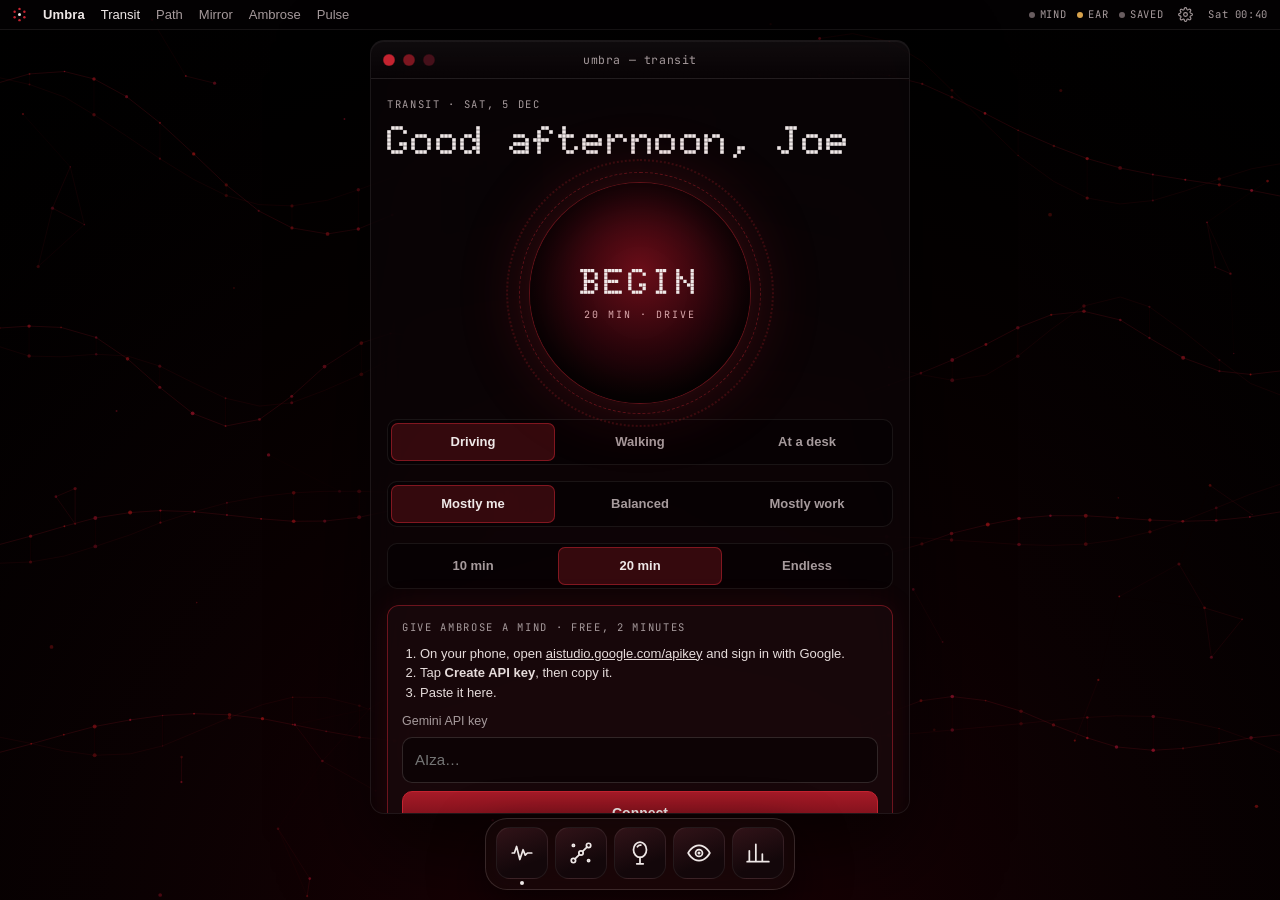
<file: index.html>
<!DOCTYPE html>
<html lang="en-GB">
<head>
<meta charset="utf-8">
<meta name="viewport" content="width=device-width, initial-scale=1, viewport-fit=cover">
<meta name="theme-color" content="#000000">
<title>Umbra</title>
<link rel="manifest" href="manifest.webmanifest">
<link rel="apple-touch-icon" href="icon-180.png">
<link rel="icon" href="icon-512.png">
<meta name="apple-mobile-web-app-capable" content="yes">
<meta name="mobile-web-app-capable" content="yes">
<meta name="apple-mobile-web-app-status-bar-style" content="black-translucent">
<meta name="apple-mobile-web-app-title" content="Umbra">
<link rel="preconnect" href="https://fonts.googleapis.com">
<link rel="preconnect" href="https://fonts.gstatic.com" crossorigin>
<link href="https://fonts.googleapis.com/css2?family=Doto:wght@500;700;900&family=JetBrains+Mono:wght@400;500;700&display=swap" rel="stylesheet">
<style>
:root{
  --void:#000000;
  --glass:rgba(12,6,8,.64);
  --glass-2:rgba(32,12,16,.55);
  --line:rgba(255,232,232,.08);
  --line-2:rgba(255,232,232,.15);
  --blood:#7a0e18;
  --ember:#c42330;
  --wine:#2c060b;
  --bone:#efe8e7;
  --ash:#a69a9c;
  --dim:#685c5f;
  --ok:#6fb393;
  --warn:#d8a24c;
  --f-dot:"Doto","JetBrains Mono",ui-monospace,monospace;
  --f-mono:"JetBrains Mono",ui-monospace,SFMono-Regular,Menlo,monospace;
  --f-body:-apple-system,BlinkMacSystemFont,"SF Pro Text","Helvetica Neue",Helvetica,Arial,sans-serif;
  color-scheme:dark;
  /* layout: one floating macOS-style glass window over a living field of dark-red dots; the dock is the navigation */
}
*{box-sizing:border-box;-webkit-tap-highlight-color:transparent}
html,body{height:100%;margin:0;background:var(--void);color:var(--bone);font-family:var(--f-body);font-size:15px;line-height:1.5;overflow:hidden;-webkit-font-smoothing:antialiased}
button{font-family:inherit;color:inherit;cursor:pointer}
a{color:inherit}
button:focus-visible,a:focus-visible,textarea:focus-visible,input:focus-visible,select:focus-visible,[tabindex]:focus-visible{outline:2px solid var(--ember);outline-offset:2px}
#field{position:fixed;inset:0;width:100%;height:100%;display:block;z-index:0}
.app{position:relative;z-index:1;height:100%;display:flex;flex-direction:column;padding-top:env(safe-area-inset-top)}

/* menu bar */
.menubar{flex:none;height:30px;display:flex;align-items:center;gap:16px;padding:0 max(12px,env(safe-area-inset-left));background:rgba(6,3,4,.6);backdrop-filter:blur(20px) saturate(150%);-webkit-backdrop-filter:blur(20px) saturate(150%);border-bottom:1px solid var(--line);font-size:13px;white-space:nowrap}
.sigil{width:15px;height:15px;display:block}
.brand{font-weight:700;letter-spacing:.01em}
.mi{color:var(--ash);border:0;background:none;padding:0;font-size:13px}
.mi.on{color:var(--bone)}
.mb-right{margin-left:auto;display:flex;align-items:center;gap:11px;font-family:var(--f-mono);font-size:10.5px;color:var(--ash);letter-spacing:.06em}
.st{display:flex;align-items:center;gap:5px}
.sdot{width:6px;height:6px;border-radius:50%;background:var(--dim);display:block}
.sdot.on{background:var(--ember);box-shadow:0 0 8px rgba(196,35,48,.9)}
.sdot.half{background:var(--warn)}
.gear{border:0;background:none;padding:4px;display:grid;place-items:center;color:var(--ash)}
.gear svg{width:15px;height:15px}
@media (max-width:460px){.mi{display:none}.mi.on{display:inline}}

/* window */
.stage{flex:1;min-height:0;display:flex;justify-content:center;padding:10px 10px calc(86px + env(safe-area-inset-bottom))}
.window{width:100%;max-width:540px;display:flex;flex-direction:column;background:var(--glass);border:1px solid var(--line);border-radius:14px;backdrop-filter:blur(26px) saturate(150%);-webkit-backdrop-filter:blur(26px) saturate(150%);box-shadow:0 30px 90px rgba(0,0,0,.65),inset 0 1px 0 rgba(255,255,255,.05);overflow:hidden}
.titlebar{flex:none;height:38px;display:flex;align-items:center;padding:0 12px;border-bottom:1px solid var(--line);position:relative;background:linear-gradient(180deg,rgba(255,255,255,.03),transparent)}
.lights{display:flex;gap:8px;position:relative;z-index:1}
.lights i{width:12px;height:12px;border-radius:50%;display:block;box-shadow:inset 0 0 0 .5px rgba(0,0,0,.4)}
.lights i:nth-child(1){background:#c42330}
.lights i:nth-child(2){background:#7d1620}
.lights i:nth-child(3){background:#45101a}
.lights i[role=button]{cursor:pointer}
.ttl{position:absolute;left:0;right:0;text-align:center;font-family:var(--f-mono);font-size:11.5px;color:var(--ash);letter-spacing:.05em;pointer-events:none}
.view{flex:1;min-height:0;overflow-y:auto;-webkit-overflow-scrolling:touch;padding:18px 16px 30px;overscroll-behavior:contain}
.view > * + *{margin-top:16px}

/* dock */
.dock{position:fixed;left:50%;transform:translateX(-50%);bottom:calc(10px + env(safe-area-inset-bottom));z-index:6;display:flex;gap:7px;padding:8px 10px 10px;background:rgba(24,10,13,.5);border:1px solid var(--line-2);border-radius:22px;backdrop-filter:blur(26px) saturate(160%);-webkit-backdrop-filter:blur(26px) saturate(160%);box-shadow:0 18px 50px rgba(0,0,0,.6)}
.dock button{width:52px;height:52px;border-radius:14px;border:1px solid rgba(255,255,255,.07);background:linear-gradient(160deg,#311318 0%,#13070a 70%);display:grid;place-items:center;position:relative;transition:transform .22s cubic-bezier(.3,1.7,.5,1)}
.dock button:active{transform:translateY(-9px) scale(1.14)}
.dock button.on::after{content:"";position:absolute;bottom:-7px;left:50%;width:4px;height:4px;margin-left:-2px;border-radius:50%;background:var(--bone)}
.dock svg{width:26px;height:26px;fill:none;stroke:var(--bone);stroke-width:1.6;stroke-linecap:round;stroke-linejoin:round}
.dock .lbl{position:absolute;bottom:-1px;font-size:0}
.bounce{animation:bounce 1s cubic-bezier(.3,0,.3,1) 2}
@keyframes bounce{0%,100%{transform:none}30%{transform:translateY(-16px)}55%{transform:none}75%{transform:translateY(-6px)}}

/* type */
.eyebrow{font-family:var(--f-mono);font-size:10.5px;letter-spacing:.16em;text-transform:uppercase;color:var(--ash);margin:0}
.dot-h{font-family:var(--f-dot);font-weight:900;letter-spacing:.01em;line-height:1.05;margin:0;text-wrap:balance}
h1.dot-h{font-size:clamp(30px,9vw,40px)}
h2.dot-h{font-size:24px}
h3{font-size:16px;margin:0;font-weight:650;text-wrap:balance}
p{margin:0}
.muted{color:var(--ash)}
.small{font-size:13px}
.mono{font-family:var(--f-mono)}
.num{font-variant-numeric:tabular-nums}
.stack > * + *{margin-top:10px}
.row{display:flex;gap:10px;align-items:center}
.row.wrap{flex-wrap:wrap}
.grow{flex:1;min-width:0}

/* surfaces */
.card{background:var(--glass-2);border:1px solid var(--line);border-radius:12px;padding:14px}
.card.hot{border-color:rgba(196,35,48,.5);box-shadow:0 0 30px rgba(196,35,48,.1)}
.btn{appearance:none;border:1px solid var(--line-2);background:rgba(255,255,255,.05);color:var(--bone);border-radius:10px;padding:10px 14px;font:600 14px var(--f-body);min-height:44px;display:inline-flex;align-items:center;justify-content:center;gap:8px;text-decoration:none}
.btn.red{background:linear-gradient(180deg,#a61a27,#650b14);border-color:#c42330}
.btn.ghost{background:transparent}
.btn.sm{min-height:34px;padding:6px 11px;font-size:13px;border-radius:8px}
.btn[disabled]{opacity:.45}
.btn.full{width:100%}
.seg{display:flex;background:rgba(0,0,0,.4);border:1px solid var(--line);border-radius:10px;padding:3px;gap:3px}
.seg button{flex:1;border:0;background:transparent;color:var(--ash);font:600 13px var(--f-body);padding:8px 4px;border-radius:7px;min-height:38px}
.seg button.on{background:rgba(196,35,48,.24);color:var(--bone);box-shadow:inset 0 0 0 1px rgba(196,35,48,.55)}
.chips{display:flex;gap:6px;overflow-x:auto;padding-bottom:2px;scrollbar-width:none}
.chips::-webkit-scrollbar{display:none}
.chip{flex:none;border:1px solid var(--line-2);background:rgba(255,255,255,.03);color:var(--ash);border-radius:999px;padding:7px 13px;font:600 12.5px var(--f-body);min-height:34px}
.chip.on{color:var(--bone);border-color:rgba(196,35,48,.7);background:rgba(196,35,48,.18)}
.pill{display:inline-block;font-family:var(--f-mono);font-size:10px;letter-spacing:.1em;text-transform:uppercase;padding:3px 7px;border-radius:5px;border:1px solid var(--line-2);color:var(--ash)}
.pill.red{border-color:rgba(196,35,48,.6);color:#f0a2a8}
.pill.ok{border-color:rgba(111,179,147,.5);color:var(--ok)}
.toggle{display:flex;align-items:center;justify-content:space-between;gap:12px;padding:6px 0}
.sw{width:46px;height:28px;border-radius:999px;border:1px solid var(--line-2);background:rgba(0,0,0,.4);position:relative;flex:none}
.sw::after{content:"";position:absolute;top:3px;left:3px;width:20px;height:20px;border-radius:50%;background:var(--dim);transition:transform .2s}
.sw[aria-checked=true]{background:rgba(196,35,48,.35);border-color:rgba(196,35,48,.7)}
.sw[aria-checked=true]::after{transform:translateX(18px);background:var(--bone)}
textarea,input[type=text],select{width:100%;background:rgba(0,0,0,.45);border:1px solid var(--line-2);color:var(--bone);border-radius:10px;padding:11px 12px;font:15px/1.45 var(--f-body)}
textarea{min-height:84px;resize:vertical}
input[type=range]{width:100%;accent-color:var(--ember)}
label.lab{display:block;font-size:12.5px;color:var(--ash);margin-bottom:6px}
hr.sep{border:0;border-top:1px solid var(--line);margin:4px 0}
.list{display:flex;flex-direction:column;gap:8px}
.kv{display:flex;justify-content:space-between;gap:10px;font-size:13.5px;padding:7px 0;border-bottom:1px solid var(--line)}
.kv:last-child{border-bottom:0}

/* transit */
.orb{position:relative;display:grid;place-items:center;width:min(60vw,220px);aspect-ratio:1;margin:22px auto 10px;border-radius:50%;border:0;color:var(--bone);background:radial-gradient(circle at 50% 40%,#6a0d18 0%,#2a050b 46%,#0a0203 74%);box-shadow:0 0 0 1px rgba(196,35,48,.4),0 0 70px rgba(196,35,48,.28),inset 0 0 50px rgba(0,0,0,.85)}
.orb::before,.orb::after{content:"";position:absolute;inset:-11px;border-radius:50%;border:1px dashed rgba(196,35,48,.4);animation:spin 46s linear infinite;pointer-events:none}
.orb::after{inset:-24px;border-style:dotted;border-width:2px;border-color:rgba(196,35,48,.22);animation-duration:80s;animation-direction:reverse}
.orb:active{transform:scale(.97)}
.orb .o-l{font-family:var(--f-dot);font-weight:900;font-size:36px;letter-spacing:.06em;line-height:1}
.orb .o-s{display:block;font-family:var(--f-mono);font-size:10px;letter-spacing:.2em;color:#d9a7ab;margin-top:8px}
@keyframes spin{to{transform:rotate(360deg)}}
.next-list{display:flex;flex-direction:column;gap:2px}
.next-list .kv b{font-weight:600}

/* path */
.track{font-family:var(--f-mono);font-size:10.5px;letter-spacing:.18em;color:var(--ember);text-transform:uppercase;margin:22px 0 8px}
.mod{display:grid;grid-template-columns:46px 1fr 42px;gap:12px;align-items:center;width:100%;padding:12px;border-radius:12px;border:1px solid var(--line);background:rgba(255,255,255,.025);text-align:left}
.mod + .mod{margin-top:8px}
.mod .n{font-family:var(--f-dot);font-weight:900;font-size:28px;color:var(--ember);line-height:1}
.mod .t{font-weight:650;font-size:15px;display:block}
.mod .s{display:block;font-size:12.5px;color:var(--ash);line-height:1.35;margin-top:2px}
.mod.next{border-color:rgba(196,35,48,.6);box-shadow:0 0 26px rgba(196,35,48,.14)}
.ring{width:40px;height:40px;display:block}
.ring .bg{stroke:rgba(255,255,255,.08)}
.ring .fg{stroke:var(--ember);stroke-linecap:round;transition:stroke-dashoffset .6s}
.ring text{font:700 10px var(--f-mono);fill:var(--bone)}
.script{font-size:15.5px;line-height:1.62;color:#e6dcdb}
.script p + p{margin-top:12px}
.concept{display:grid;grid-template-columns:auto 1fr;gap:4px 10px;font-size:14px}
.concept dt{font-weight:650;color:var(--bone)}
.concept dd{margin:0;color:var(--ash)}
.vid{display:grid;grid-template-columns:28px 1fr auto;gap:10px;align-items:center;padding:11px 12px;border-radius:10px;border:1px solid var(--line);background:rgba(0,0,0,.25);text-decoration:none}
.vid + .vid{margin-top:6px}
.vid .vn{font-family:var(--f-dot);font-weight:900;font-size:18px;color:var(--ember)}
.vid .vt{font-size:14px;font-weight:600;line-height:1.3;display:block}
.vid .vw{font-size:12px;color:var(--ash);display:block}
.vid.seen{opacity:.6}
.bar{height:5px;border-radius:3px;background:rgba(255,255,255,.07);overflow:hidden}
.bar i{display:block;height:100%;background:linear-gradient(90deg,#6d0c15,var(--ember));border-radius:3px}

/* ambrose */
.presence{display:flex;gap:14px;align-items:center}
.eye{width:58px;height:58px;flex:none;border-radius:50%;background:radial-gradient(circle at 50% 50%,#000 0 18%,#7a0e18 19% 34%,#1a0407 35% 70%,#000 71%);box-shadow:0 0 0 1px rgba(196,35,48,.45),0 0 30px rgba(196,35,48,.3)}
.eye.talking{animation:pulse 1.2s ease-in-out infinite}
@keyframes pulse{50%{box-shadow:0 0 0 1px rgba(196,35,48,.8),0 0 46px rgba(196,35,48,.6)}}
.chat{display:flex;flex-direction:column;gap:8px}
.msg{max-width:88%;padding:10px 12px;border-radius:12px;font-size:14.5px;line-height:1.5;white-space:pre-wrap}
.msg.me{align-self:flex-end;background:rgba(196,35,48,.2);border:1px solid rgba(196,35,48,.35)}
.msg.amb{align-self:flex-start;background:rgba(255,255,255,.045);border:1px solid var(--line)}
.q-big{font-size:19px;line-height:1.4;font-weight:600;text-wrap:balance}
.fact{display:flex;gap:10px;align-items:flex-start;padding:9px 0;border-bottom:1px solid var(--line);font-size:14px}
.fact:last-child{border-bottom:0}
.fact .x{margin-left:auto;border:0;background:none;color:var(--dim);font-size:18px;line-height:1;padding:2px 4px;min-width:28px;min-height:28px}
.hyp{padding:11px 0;border-bottom:1px solid var(--line)}
.hyp:last-child{border-bottom:0}

/* pulse */
.big-num{font-family:var(--f-dot);font-weight:900;font-size:76px;line-height:.9;color:var(--bone);font-variant-numeric:tabular-nums}
.tiles{display:grid;grid-template-columns:1fr 1fr;gap:8px}
.tile{padding:12px;border-radius:12px;border:1px solid var(--line);background:rgba(255,255,255,.025)}
.tile .v{font-family:var(--f-dot);font-weight:900;font-size:30px;line-height:1;font-variant-numeric:tabular-nums}
.tile .l{font-size:12px;color:var(--ash);margin-top:6px}
.hbar{display:grid;grid-template-columns:86px 1fr 44px;gap:10px;align-items:center;font-size:13px;padding:5px 0}
.hbar .bar{height:8px}
.chart{width:100%;height:auto;display:block}
.chart text{font:10px var(--f-mono);fill:var(--ash)}

/* now playing */
.np{position:fixed;inset:0;z-index:30;display:flex;flex-direction:column;gap:12px;background:rgba(0,0,0,.3);padding:calc(16px + env(safe-area-inset-top)) max(18px,env(safe-area-inset-left)) calc(16px + env(safe-area-inset-bottom))}
.np[hidden]{display:none}
.np.drive{background:rgba(0,0,0,.55)}
body.np-open .app,body.np-open .dock{visibility:hidden}
.np-top{display:flex;align-items:center;gap:10px}
.np-title{font-size:13px;color:var(--ash);flex:1;min-width:0;overflow:hidden;text-overflow:ellipsis;white-space:nowrap}
.np-time{font-family:var(--f-mono);font-size:12px;color:var(--ash)}
.np-tap{flex:1;min-height:0;display:flex;flex-direction:column;justify-content:center;gap:16px;border-radius:18px;overflow:auto}
.np-cap{font-size:clamp(22px,6.6vw,34px);line-height:1.3;font-weight:620;text-wrap:balance;max-width:24ch}
.np-heard{font-size:17px;color:#f0a2a8;font-style:italic;min-height:1em}
.np-prompt{font-family:var(--f-mono);font-size:12px;letter-spacing:.16em;text-transform:uppercase;color:var(--ember);min-height:1em}
.np-prompt.live{animation:pulse-t 1.1s ease-in-out infinite}
@keyframes pulse-t{50%{opacity:.35}}
.np-level{height:6px;max-width:260px;border-radius:3px;background:rgba(255,255,255,.08);overflow:hidden}.np-level i{display:block;height:100%;width:0;background:linear-gradient(90deg,#6d0c15,#ff5866);transition:width .08s}
.np-grade{display:grid;grid-template-columns:1fr 1fr;gap:10px}
.np-grade[hidden]{display:none}
.np-grade button{height:78px;border-radius:18px;font:700 18px var(--f-body);border:1px solid var(--line-2);background:rgba(255,255,255,.05)}
.np-grade button[data-g="1"]{background:linear-gradient(180deg,#a61a27,#650b14);border-color:#c42330}
.np-ctl{display:grid;grid-template-columns:repeat(4,1fr);gap:10px}
.np-ctl button{height:74px;border-radius:18px;border:1px solid var(--line-2);background:rgba(20,8,10,.6);display:flex;flex-direction:column;align-items:center;justify-content:center;gap:5px}
.np-ctl button span{font:600 11px var(--f-mono);letter-spacing:.12em;text-transform:uppercase;color:var(--bone);opacity:.8}
.np-ctl button.end{border-color:#c42330;background:rgba(122,14,24,.28)}
.np-min{display:flex;align-items:center;gap:4px;height:34px;padding:0 12px 0 8px;border-radius:17px;border:1px solid var(--line-2);background:rgba(20,8,10,.6);font:600 11px var(--f-mono);letter-spacing:.12em;text-transform:uppercase;color:var(--bone)}
.np-min svg{width:18px;height:18px;fill:none;stroke:var(--bone);stroke-width:2;stroke-linecap:round;stroke-linejoin:round}
.np-mini{position:fixed;left:12px;right:12px;bottom:calc(94px + env(safe-area-inset-bottom));z-index:7;display:flex;gap:8px;padding:8px;border-radius:20px;border:1px solid #c42330;background:rgba(40,8,13,.82);backdrop-filter:blur(22px);-webkit-backdrop-filter:blur(22px);box-shadow:0 14px 40px rgba(0,0,0,.6)}
.np-mini[hidden]{display:none}
.mini-open{flex:1;min-width:0;display:flex;align-items:center;gap:10px;padding:0 8px;background:none;border:0;text-align:left;color:var(--bone)}
.mini-t{display:flex;flex-direction:column;min-width:0}.mini-t b{font-size:14px}.mini-t small{font-size:11px;color:var(--ash)}
.mini-dot{width:10px;height:10px;border-radius:50%;background:#ff4654;box-shadow:0 0 12px #ff4654;animation:pulse-t 1.1s ease-in-out infinite;flex:none}
.mini-btn{width:48px;height:48px;border-radius:14px;border:1px solid var(--line-2);background:rgba(20,8,10,.6);display:grid;place-items:center}
.mini-btn.end{border-color:#c42330}
.mini-btn svg{width:22px;height:22px;fill:none;stroke:var(--bone);stroke-width:1.8;stroke-linecap:round;stroke-linejoin:round}
.np-ctl button.main{background:linear-gradient(180deg,#a61a27,#650b14);border-color:#c42330}
.np-ctl svg{width:26px;height:26px;fill:none;stroke:var(--bone);stroke-width:1.8;stroke-linecap:round;stroke-linejoin:round}
.np-prog{height:3px;background:rgba(255,255,255,.08);border-radius:2px;overflow:hidden}
.np-prog i{display:block;height:100%;background:var(--ember);width:0;transition:width .4s}

/* sheet, toast, modal */
.sheet-wrap{position:fixed;inset:0;z-index:25;display:flex;justify-content:center;align-items:stretch;background:rgba(0,0,0,.55);padding:calc(38px + env(safe-area-inset-top)) 8px calc(8px + env(safe-area-inset-bottom))}
.sheet-wrap[hidden]{display:none}
.sheet{max-width:560px;animation:rise .28s cubic-bezier(.2,.9,.3,1)}
@keyframes rise{from{transform:translateY(30px);opacity:0}}
.toast{position:fixed;z-index:40;top:calc(38px + env(safe-area-inset-top));right:10px;width:min(340px,calc(100% - 20px));padding:11px 13px;border-radius:13px;background:rgba(28,12,15,.85);border:1px solid var(--line-2);backdrop-filter:blur(24px);-webkit-backdrop-filter:blur(24px);box-shadow:0 14px 40px rgba(0,0,0,.6);font-size:13.5px;animation:rise .25s}
.toast[hidden]{display:none}
.toast b{display:block;font-size:12px;letter-spacing:.04em;margin-bottom:2px}
.copybox{font:12px/1.4 var(--f-mono);min-height:160px}
@media (prefers-reduced-motion:reduce){*,*::before,*::after{animation:none!important;transition:none!important}}
</style>
</head>
<body>
<canvas id="field" aria-hidden="true"></canvas>
<div class="app">
  <header class="menubar">
    <svg class="sigil" viewBox="0 0 16 16" aria-hidden="true"><g fill="#c42330"><circle cx="8" cy="2" r="1.3"/><circle cx="13.2" cy="5" r="1.3"/><circle cx="13.2" cy="11" r="1.3"/><circle cx="8" cy="14" r="1.3"/><circle cx="2.8" cy="11" r="1.3"/><circle cx="2.8" cy="5" r="1.3"/><circle cx="8" cy="8" r="1.6" fill="#efe8e7"/></g></svg>
    <b class="brand">Umbra</b>
    <button class="mi" data-go="transit">Transit</button>
    <button class="mi" data-go="path">Path</button>
    <button class="mi" data-go="mirror">Mirror</button>
    <button class="mi" data-go="ambrose">Ambrose</button>
    <button class="mi" data-go="pulse">Pulse</button>
    <span class="mb-right">
      <span class="st" title="Ambrose's mind (Gemini)"><i class="sdot" id="d-link"></i>MIND</span>
      <span class="st" title="Can Ambrose hear you?"><i class="sdot" id="d-ear"></i>EAR</span>
      <span class="st" title="Brain backed up this week"><i class="sdot" id="d-sync"></i>SAVED</span>
      <button class="gear" data-act="settings" aria-label="Settings"><svg viewBox="0 0 24 24" fill="none" stroke="currentColor" stroke-width="1.8"><circle cx="12" cy="12" r="3"/><path d="M19.4 15a1.7 1.7 0 0 0 .3 1.8l.1.1a2 2 0 1 1-2.8 2.8l-.1-.1a1.7 1.7 0 0 0-1.8-.3 1.7 1.7 0 0 0-1 1.5V21a2 2 0 1 1-4 0v-.1a1.7 1.7 0 0 0-1.1-1.5 1.7 1.7 0 0 0-1.8.3l-.1.1a2 2 0 1 1-2.8-2.8l.1-.1a1.7 1.7 0 0 0 .3-1.8 1.7 1.7 0 0 0-1.5-1H3a2 2 0 1 1 0-4h.1a1.7 1.7 0 0 0 1.5-1.1 1.7 1.7 0 0 0-.3-1.8l-.1-.1a2 2 0 1 1 2.8-2.8l.1.1a1.7 1.7 0 0 0 1.8.3H9a1.7 1.7 0 0 0 1-1.5V3a2 2 0 1 1 4 0v.1a1.7 1.7 0 0 0 1 1.5 1.7 1.7 0 0 0 1.8-.3l.1-.1a2 2 0 1 1 2.8 2.8l-.1.1a1.7 1.7 0 0 0-.3 1.8V9a1.7 1.7 0 0 0 1.5 1H21a2 2 0 1 1 0 4h-.1a1.7 1.7 0 0 0-1.5 1z"/></svg></button>
      <span id="clock" class="num"></span>
    </span>
  </header>
  <div class="stage">
    <section class="window" aria-label="Umbra">
      <div class="titlebar"><div class="lights" aria-hidden="true"><i></i><i></i><i></i></div><div class="ttl" id="ttl">umbra — transit</div></div>
      <main class="view" id="view"></main>
    </section>
  </div>
</div>

<nav class="dock" id="dock" aria-label="Sections">
  <button data-go="transit" aria-label="Transit"><svg viewBox="0 0 24 24"><path d="M3 12h2l2-6 3 12 3-9 2 5 2-2h4"/></svg></button>
  <button data-go="path" aria-label="Path"><svg viewBox="0 0 24 24"><circle cx="5" cy="19" r="2"/><circle cx="12" cy="12" r="2"/><circle cx="19" cy="5" r="2"/><path d="M6.5 17.5l4-4M13.5 10.5l4-4"/><circle cx="5" cy="5" r="1" /><circle cx="19" cy="19" r="1"/></svg></button>
  <button data-go="mirror" aria-label="Mirror"><svg viewBox="0 0 24 24"><ellipse cx="12" cy="9" rx="6" ry="7"/><path d="M12 16v6M9 22h6"/><path d="M9.6 6.2a3.2 3.2 0 0 1 3.2-1.4"/></svg></button>
  <button data-go="ambrose" aria-label="Ambrose"><svg viewBox="0 0 24 24"><path d="M2 12s3.6-7 10-7 10 7 10 7-3.6 7-10 7S2 12 2 12z"/><circle cx="12" cy="12" r="3.2"/><circle cx="12" cy="12" r=".6" fill="#efe8e7"/></svg></button>
  <button data-go="pulse" aria-label="Pulse"><svg viewBox="0 0 24 24"><path d="M4 20V10M10 20V4M16 20v-7M22 20H2"/></svg></button>
</nav>

<div id="np" class="np" hidden role="dialog" aria-label="Now playing">
  <div class="np-top"><button class="np-min" data-np="min" aria-label="Hide player"><svg viewBox="0 0 24 24"><path d="M6 9l6 6 6-6"/></svg><span>Hide</span></button><span class="pill red" id="np-kind">Lesson</span><span class="np-title" id="np-title"></span><span class="np-time" id="np-time">00:00</span></div>
  <div class="np-prog"><i id="np-bar"></i></div>
  <div class="np-tap" id="np-tap" tabindex="0">
    <p class="np-cap" id="np-cap"></p>
    <p class="np-heard" id="np-heard"></p>
    <p class="np-prompt" id="np-prompt"></p>
    <div class="np-level" aria-hidden="true"><i id="np-lv"></i></div>
  </div>
  <div class="np-grade" id="np-grade" hidden><button data-g="0">Missed it</button><button data-g="1">Got it</button></div>
  <div class="np-ctl">
    <button data-np="replay" aria-label="Repeat"><svg viewBox="0 0 24 24"><path d="M3 12a9 9 0 1 0 3-6.7L3 8"/><path d="M3 3v5h5"/></svg><span>Repeat</span></button>
    <button data-np="pause" class="main" aria-label="Pause"><svg viewBox="0 0 24 24" id="np-pp"><path d="M8 5v14M16 5v14"/></svg><span id="np-ppl">Pause</span></button>
    <button data-np="skip" aria-label="Skip"><svg viewBox="0 0 24 24"><path d="M5 5l9 7-9 7z"/><path d="M19 5v14"/></svg><span>Skip</span></button>
    <button data-np="end" class="end" aria-label="End session"><svg viewBox="0 0 24 24"><rect x="6" y="6" width="12" height="12" rx="1.5"/></svg><span>End</span></button>
  </div>
</div>

<div id="np-mini" class="np-mini" hidden>
  <button class="mini-open" data-np="open" aria-label="Back to Ambrose"><i class="mini-dot"></i><span class="mini-t"><b id="np-mini-k">Ambrose</b><small id="np-mini-s">Tap to go back</small></span></button>
  <button class="mini-btn" data-np="pause" aria-label="Pause"><svg viewBox="0 0 24 24" id="np-mpp"><path d="M8 5v14M16 5v14"/></svg></button>
  <button class="mini-btn end" data-np="end" aria-label="End session"><svg viewBox="0 0 24 24"><rect x="6" y="6" width="12" height="12" rx="1.5"/></svg></button>
</div>

<div id="sheet" class="sheet-wrap" hidden>
  <section class="window sheet" role="dialog" aria-modal="true" aria-labelledby="sheet-ttl">
    <div class="titlebar"><div class="lights"><i role="button" tabindex="0" aria-label="Close" data-act="close-sheet"></i><i></i><i></i></div><div class="ttl" id="sheet-ttl"></div></div>
    <div class="view" id="sheet-body"></div>
  </section>
</div>
<div id="toast" class="toast" hidden role="status" aria-live="polite"></div>
<script>
'use strict';
/* ================= CURRICULUM ================= */
const TRACKS={MIND:'Know the machine',READ:'Read them',MOVE:'Move them',DEEP:'Beneath the surface',DARK:'The dark side'};
const DOMS=[['mind','Mind'],['self','Self'],['read','Read'],['persuade','Persuade'],['deal','Deal'],['dark','Dark'],['power','Power']];
const MODULES=[
{id:'os',n:1,track:'MIND',dom:'mind',title:'The Operating System',sum:'How the mind really decides: two systems, anchors, loss aversion.',
script:[
"Before you can read anyone, Joe, you need to know the machine you're reading. Daniel Kahneman split the mind into two systems. System One is fast, automatic and emotional. It has already decided whether it likes you before you've finished the handshake. System Two is slow, effortful and lazy. Mostly, it signs off whatever System One hands it. Almost all persuasion is aimed at System One.",
"Here's the one to remember. Anchoring. In a famous experiment, people spun a wheel rigged to stop on ten or sixty-five, then guessed what percentage of African countries were in the United Nations. The ten group guessed around twenty-five. The sixty-five group guessed around forty-five. A meaningless number moved their judgement.",
"Now add loss aversion. Losses hit roughly twice as hard as equal gains. People fight harder to avoid losing a thousand pounds than to win one. And the availability heuristic: whatever comes to mind easily feels more likely.",
"So. The first number spoken in a room shapes every number after it. The fear of losing a deal moves people more than the hope of winning one. And a vivid story beats a spreadsheet. You're not dealing with rational buyers. Neither, I'm afraid, are they."],
concepts:[['System 1 / System 2','Fast emotional autopilot versus slow, lazy reasoning that mostly rubber-stamps it.'],['Anchoring','The first number heard pulls every later estimate towards it.'],['Loss aversion','Losses feel about twice as strong as equal gains.'],['Availability','Easy-to-recall examples feel more likely and more important.']],
deal:"Put your number on the table first when you can justify it. The anchor sets the range. Frame terms around what they lose by walking away, not what they gain by signing.",
drill:"In your next negotiation, note who says the first number and how far the final figure lands from it.",
vids:[['CjVQJdIrDJ0','Thinking, Fast and Slow','Daniel Kahneman · Talks at Google','Lecture'],['HefjkqKCVpo','Anchoring','Daniel Kahneman','Short'],['wEwGBIr_RIw','12 Cognitive Biases Explained','Animated explainer','Explainer'],['NNnIGh9g6fA','Human Behavioral Biology: Introduction','Robert Sapolsky · Stanford','Deep lecture']],
find:['anchoring bias negotiation','loss aversion explained','system 1 system 2 examples'],
cards:[["In the spinning-wheel experiment, what did a random number do to people's estimates?","It anchored them. A high random number produced higher estimates and a low one produced lower estimates.",["anchor","higher|high","number"]],["Roughly how much harder do losses hit than equal gains?","About twice as hard. That's loss aversion.",["twice|two|2|double"]],["Which of Kahneman's two systems does most persuasion target, and why?","System One, the fast emotional one, because System Two is lazy and usually rubber-stamps it.",["one|1|fast","emotion|automatic|intuit"]]]},

{id:'inner',n:2,track:'MIND',dom:'self',title:'The Inner Game',sum:'Your own emotions under pressure: name them, reframe them, breathe, plan.',
script:[
"Everything I've taught you about reading other people applies to you first, Joe. The person most likely to lose you a deal is the one in your seat. When a buyer pushes on price, your body reacts before you choose to. Heat in the face, a rush to fill the silence, a discount you didn't need to give.",
"Lisa Feldman Barrett's research says emotions aren't fixed reflexes that happen to you. Your brain builds them from body signals and context, which means you have more say than it feels like. So, three tools. First, name it. Matthew Lieberman's brain-scanning studies found that putting a feeling into words, even one word, quietens the brain's threat response. Irritated. Rushed. Small. Say it silently and you're already back in the driving seat.",
"Second, reframe it. James Gross's work shows that changing what a situation means changes the emotion, and works better over time than gritting your teeth and suppressing it. The buyer isn't insulting you. He's negotiating, which means he's interested. Third, use your body. The physiological sigh: two inhales through the nose, one long exhale through the mouth. A 2023 Stanford study found five minutes a day of this kind of breathing lifted mood more than mindfulness meditation did.",
"Then plan it. Peter Gollwitzer's if-then plans, if this happens then I'll do that, make people noticeably more likely to follow through. If a buyer says the rent's too high, then I breathe and mirror. Ethan Kross adds one more: talk to yourself by name. Joe, what's the play here? Distance turns panic into a problem to solve. I'll be watching for the moments that get under your skin. When they repeat, I'll tell you."],
concepts:[['Name it','Affect labelling: one word for the feeling quietens the threat response.'],['Reframe it','Change what it means and the feeling changes.'],['Breathe it','Physiological sigh: two in through the nose, one long out.'],['Plan it','If-then plans for your known triggers.'],['Distance it','Talk to yourself by name.']],
deal:"Before you name a price or take a call you're dreading, do two physiological sighs. When the pushback lands, name your feeling silently, then mirror theirs out loud.",
drill:"Pick the one moment in a deal that winds you up most. Make an if-then plan for it, and use it the next time it happens.",
vids:[['0gks6ceq4eQ',"You Aren't at the Mercy of Your Emotions",'Lisa Feldman Barrett · TED','Talk'],['0P7TLLewnrs','The Power of Naming Your Emotions','Affect labelling explainer','Short'],['iOi1OJWh-pI','The Fastest Way to Reduce Stress in Real Time','Andrew Huberman','Short'],['xb0nLpdWttA','How to Harness Your Inner Voice','Ethan Kross · TED','Talk'],['GTAPSwR3tWE','Overgeneralization: The Thinking Error','Dr David Burns','Explainer']],
find:['affect labeling research','cognitive reappraisal vs suppression','implementation intentions if then plans'],
cards:[["What is affect labelling, and why does it work?","Naming a feeling in words, even one word. It quietens the brain's threat response so you think more clearly.",["name|label|word","calm|quiet|threat|amygdala|reduce"]],["Describe the physiological sigh.","Two inhales through the nose, then one long exhale through the mouth.",["two|double","inhale|breath|in","exhale|out"]],["Turn this into an if-then plan: you get defensive when buyers question the price.","If a buyer questions the price, then I breathe, mirror their words and stay silent.",["if","then","breath|mirror|label|pause|silent"]]]},

{id:'body',n:2,track:'READ',dom:'read',title:'The Body Speaks',sum:'Navarro\'s FBI method: comfort, discomfort, feet, pacifiers, baselines.',
script:[
"Joe Navarro spent twenty-five years in the FBI reading people who were lying to him. His first rule isn't a gesture. It's comfort and discomfort. The limbic brain reacts before the thinking brain gets a vote. Freeze, flight, fight. Freeze shows as sudden stillness and held breath. Flight shows as leaning away, blocking, and turning the feet towards the door.",
"The feet are the most honest part of the body, because nobody has trained them to lie. When someone turns their feet away mid-conversation, they want to leave, whatever their face is saying.",
"Watch for pacifying. Touching the neck, rubbing the thighs, stroking the face. That's the body calming itself after stress.",
"And the golden rule. Baseline first. One crossed arm means nothing. A change from how that person normally sits, right after you say a specific thing, means a great deal. Clusters, not single signals. Changes, not poses.",
"Oh, and the claim that ninety-three percent of communication is non-verbal? It's a misreading of Albert Mehrabian's studies, which were about feelings and attitudes when words and tone clash. Don't repeat it in front of anyone clever."],
concepts:[['Comfort / discomfort','The master read. Everything else is detail.'],['Freeze, flight, fight','Limbic reactions that leak before thought catches up.'],['Feet don\'t lie','Feet point where people want to go.'],['Pacifiers','Neck, face and thigh touching to self-soothe after stress.'],['Baseline + clusters','Read changes from normal, in groups, tied to a moment.']],
deal:"At a viewing, watch the feet when you mention rent, rates or lease length. Feet swinging to the exit is an objection they haven't said yet. Label it before they leave the building.",
drill:"On your next viewing, spend the first two minutes baselining the client: stance, hands, how much they talk. Then watch what changes when the rent comes up.",
vids:[['4jwUXV4QaTw','How to Read Body Language','Joe Navarro · WIRED Tradecraft','Breakdown'],['aThjX4rsnfk','Universal Body Language','Joe Navarro · WIRED','Breakdown'],['f9SA25OukyM','Body Language Questions Answered','Joe Navarro · WIRED','Q&A'],['cef35Fk7YD8','You Are Contagious','Vanessa Van Edwards · TEDxLondon','Talk'],['zZ7cuQnXS30','"Stop Reading Body Language" (the 93% myth)','Chase Hughes','Interview']],
find:['Joe Navarro pacifying behaviors','body language baseline cluster','reading body language in sales meetings'],
cards:[["According to Navarro, which part of the body is most honest, and why?","The feet, because we rarely think to control them.",["feet|foot"]],["Why is a single gesture, like crossed arms, unreliable on its own?","You need a baseline and a cluster. Read changes from someone's normal behaviour, in groups of signals, tied to a moment.",["baseline|normal","cluster|group|several","change"]],["What is a pacifying behaviour? Give an example.","Self-soothing after stress, like touching the neck, rubbing the hands or thighs, or stroking the face.",["sooth|calm|stress","neck|rub|face|touch"]]]},

{id:'face',n:3,track:'READ',dom:'read',title:'The Face Leaks',sum:'Ekman\'s universal expressions, micro-expressions, contempt, real smiles.',
script:[
"Paul Ekman travelled to Papua New Guinea in the nineteen-sixties and found that some facial expressions look the same everywhere. Seven of them: happiness, sadness, fear, anger, surprise, disgust and contempt. When someone tries to hide one, it can leak out as a micro-expression, a flash lasting a fraction of a second before the mask comes back.",
"Two to learn first. Contempt is the only one-sided expression. One corner of the mouth tightens and lifts. It means: I'm above you, or above this. If a buyer flashes contempt at your number, the number is the problem.",
"Second, the real smile. A genuine smile, the Duchenne smile, reaches the eyes. The cheeks lift and crow's feet appear. A polite smile stays in the mouth. Navarro adds the lips. When people disagree or hold something back, the lips compress and disappear.",
"Now the honest bit. A micro-expression tells you an emotion was felt. It doesn't tell you why. Fear on a face might be fear of being caught, or fear of not being believed. Read the emotion. Then ask about it."],
concepts:[['Seven universals','Happiness, sadness, fear, anger, surprise, disgust, contempt.'],['Micro-expression','A fraction-of-a-second leak of a hidden emotion.'],['Contempt','The only one-sided expression. Superiority.'],['Duchenne smile','Real smiles reach the eyes.'],['Lip compression','Lips vanish under stress or disagreement.']],
deal:"A contempt flash when you name the asking price means they think it's overpriced. Lips compressing as you list terms means a condition they'll fight. Deal with it now, not at offer stage.",
drill:"In your next three client meetings, catch one genuine smile and one polite one. Note what you'd just said.",
vids:[['VAB9cUlGrRo','How to Read Facial Expressions','Joe Navarro · WIRED','Breakdown'],['lISfh-Ip-qA','Exploring Facial Expressions','Paul Ekman','Interview'],['EGjdMWQP8vY','What You Need to Know About Micro Expressions','Paul Ekman','Short'],['G5wpFFowPAo','The Contempt Micro Expression','Paul Ekman Group','Short']],
find:['micro expressions training examples','duchenne smile vs fake smile','contempt facial expression negotiation'],
cards:[["Which universal expression is one-sided, and what does it signal?","Contempt. One corner of the mouth tightens and lifts. It signals superiority or disdain.",["contempt","superior|disdain|above|look down"]],["How do you tell a genuine smile from a polite one?","A genuine Duchenne smile reaches the eyes: the cheeks lift and crow's feet appear.",["eye|crow|cheek|duchenne"]],["What can a micro-expression tell you, and what can't it?","It shows an emotion was felt, but not why. You still have to find the cause.",["emotion|feel","why|cause|reason"]]]},

{id:'persuade',n:4,track:'MOVE',dom:'persuade',title:'The Persuasion Code',sum:'Cialdini\'s seven levers and the moment before the ask.',
script:[
"Robert Cialdini spent years undercover in sales teams, fundraisers and car showrooms, and boiled down what worked. Reciprocity: give first, and people feel they owe you. Scarcity: people want more of what there's less of, and what they might lose. Authority: we defer to credible experts. Consistency: once someone commits to a small step, they want to stay consistent with it.",
"Liking: we say yes to people we like, people who are similar to us and who compliment us. Consensus, or social proof: when unsure, we copy what people like us did. And in 2016 he added a seventh. Unity. Shared identity. People like us do this.",
"Then came Pre-suasion. The moment before the message matters as much as the message. Whatever you get someone to focus on just before your ask becomes more important in their mind. Ask someone whether they see themselves as adventurous before you pitch the bold option, and they're more likely to take it.",
"Every lever here works on you too. Next time you feel a sudden urge to say yes, ask yourself which lever just got pulled."],
concepts:[['Reciprocity','Give first and people feel they owe you.'],['Scarcity','Less available, or about to be lost, means more wanted.'],['Authority · Consistency','Credible experts and small first commitments.'],['Liking · Consensus · Unity','Similarity, social proof, shared identity.'],['Pre-suasion','Control what they focus on just before the ask.']],
deal:"Real scarcity only. Inventing a rival offer is a banned practice for UK estate agents and can get you prohibited from working. Use the genuine kind: real interest, real deadlines, the last unit of its size.",
drill:"Before your next pitch, decide exactly what the client should be thinking about in the thirty seconds before you name the figure.",
vids:[['cFdCzN7RYbw','Science of Persuasion','Robert Cialdini · Influence at Work','Animated'],['GPVkuPT9WFI','Influence: Animated Summary','Book summary','Explainer'],['2SF5ekV3fmo','Pre-Suasion: Summary','Book summary','Explainer']],
find:['Cialdini principles in sales examples','pre-suasion techniques','social proof commercial property marketing'],
cards:[["Name Cialdini's seven principles of persuasion.","Reciprocity, scarcity, authority, consistency, liking, consensus or social proof, and unity.",["reciproc","scarc","author","consist|commit","lik","consensus|social proof","unity"]],["What is pre-suasion?","Shaping what someone focuses on right before your message, so they're receptive when it lands.",["before|prior","focus|attention|moment"]],["Why does a small first commitment make a bigger yes more likely?","Consistency. People want to act in line with what they've already said or done.",["consisten|commit"]]]},

{id:'price',n:5,track:'MOVE',dom:'persuade',title:'Price & Perception',sum:'Decoys, framing and why value lives in the mind.',
script:[
"Rory Sutherland, the Ogilvy ad man, likes to say that the opposite of a good idea can also be a good idea, and that value is created as much in the mind as in the product. People don't buy the thing. They buy how the thing feels.",
"Dan Ariely showed it with an old Economist subscription offer. Web only, fifty-nine dollars. Print only, a hundred and twenty-five. Print and web, also a hundred and twenty-five. Nobody wants print only. It's a decoy. But it makes print and web look like a steal, and most of his students chose it. Remove the decoy, and most switched to the cheap web-only option. Same choices, different context, different decision.",
"Add framing. Ninety percent let and ten percent vacant are the same building and very different feelings. Add the anchor from your first lesson, and you have the price toolkit. Present three options, not two. Lead with the high one. Make the one you want look like the obvious winner next to its neighbour.",
"One warning. Some of Ariely's other research has faced serious questions about its data. The decoy effect itself was first shown by other researchers and holds up in many settings. Treat him as a storyteller, not scripture."],
concepts:[['Decoy effect','A clearly worse option makes its neighbour look brilliant.'],['Framing','Same facts, different feeling.'],['Perceived value','People buy how it feels, not what it is.'],['Three-option pricing','Premium anchor, target, decoy.']],
deal:"When you present units or terms, give three: a premium option, the one you want them to take, and a weaker decoy that makes your target look obviously better.",
drill:"Rewrite one property description so the same facts feel different. Try 'ninety percent let' against 'one unit left'.",
vids:[['9X68dm92HVI','Are We in Control of Our Decisions?','Dan Ariely · TED','Talk'],['audakxABYUc','Life Lessons from an Ad Man','Rory Sutherland · TED','Talk'],['iueVZJVEmEs','Perspective Is Everything','Rory Sutherland · TEDxAthens','Talk']],
find:['decoy effect pricing examples','framing effect sales','Rory Sutherland alchemy reframing'],
cards:[["What is the decoy effect?","Adding an obviously worse option makes a similar, better option look far more attractive.",["decoy|worse|inferior","option|choice|attractive"]],["In Ariely's Economist example, what happened when the print-only option was removed?","Most people switched from print-and-web to the cheaper web-only option.",["web","cheap|switch|changed"]],["Why present three options instead of two?","The target option can be framed against a premium anchor and a weaker decoy, which steers the choice.",["anchor|premium|high","decoy|worse|compar"]]]},

{id:'negotiate',n:6,track:'MOVE',dom:'deal',title:'The Negotiator',sum:'Chris Voss: tactical empathy, mirrors, labels and the Ackerman model.',
script:[
"Chris Voss was the FBI's lead international kidnapping negotiator. His view: people aren't rational, so stop arguing logic and start using tactical empathy. Showing you understand how they feel, which isn't the same as agreeing.",
"Four tools. The mirror: repeat the last one to three words they said, as a question. Too high? Then shut up. They'll expand. The label: name their emotion. It seems like you're worried about being locked in. Never say I hear you. Let the silence after a label do the work.",
"The accusation audit: list every negative thing they might think about you before they say it. You probably think we're overpricing this. It takes the sting out. Calibrated questions: How am I supposed to do that? What about this doesn't work for you? They make the other side solve your problem.",
"Listen for 'that's right'. 'You're right' means they want you to stop talking. 'That's right' means they feel understood. That's the breakthrough. On price, his Ackerman model: plan offers at sixty-five, eighty-five, ninety-five and a hundred percent of your target, shrinking each step, and finish on a precise, non-round number. Precise numbers feel calculated, so they feel final."],
concepts:[['Tactical empathy','Show you understand the feeling without agreeing.'],['Mirror','Repeat the last 1–3 words, then go silent.'],['Label','"It seems like…" naming their emotion.'],['Accusation audit','Say their worst thoughts about you first.'],['Calibrated questions','"How" and "what" questions that hand them your problem.'],['Ackerman','65 / 85 / 95 / 100 percent, ending on a precise figure.']],
deal:"When a tenant says the rent's too high, don't defend the number. Mirror: 'Too high?' Then label: 'Sounds like you're worried about cash flow in year one.' Now you're negotiating the real problem.",
drill:"Use one mirror and one label on every call today. Count how often the other side keeps talking after a mirror.",
vids:[['QB9akDRbZGo','Learn the Best Negotiation Strategies','Chris Voss','Interview'],['ThQ8xPGg-QQ','Labeling Emotions Will Change Their Perception of You','Chris Voss','Short'],['q6lV87bZUfE','How to Win Negotiations with Tactical Empathy','Chris Voss','Interview']],
find:['Chris Voss mirroring labeling examples','accusation audit examples','Ackerman bargaining model explained'],
cards:[["What is a mirror, in Chris Voss's method?","Repeating the last one to three words they said, with an upward tone, then staying silent so they elaborate.",["repeat","last|word"]],["Why is 'that's right' better than 'you're right'?","'That's right' means they feel understood. 'You're right' is often a way to make you stop talking.",["understood|understand","stop|shut|end"]],["Describe the Ackerman offer sequence.","Offers at sixty-five, eighty-five, ninety-five and a hundred percent of your target, with shrinking steps, ending on a precise non-round number.",["65|sixty","85|eighty","95|ninety","precise|exact|round"]]]},

{id:'close',n:7,track:'MOVE',dom:'deal',title:'The Closer',sum:'SPIN, self-persuasion questions, the real objection, the three tens.',
script:[
"Neil Rackham's team studied more than thirty-five thousand sales calls and found something uncomfortable. In big sales, classic hard-closing techniques actually lowered success. What worked was questions.",
"SPIN. Situation questions get facts. Problem questions find difficulties. Implication questions make the cost of those difficulties grow. Need-payoff questions get the buyer to say the value out loud themselves. Implication is where top sellers separate. If your current unit can't take a second production line, what does that do to next year's growth plan? Now the problem is expensive, and you never had to say so.",
"Jeremy Miner pushes the same idea further: a calm, curious, slightly detached tone, and questions that let prospects persuade themselves. Alex Hormozi's point on stalls: there's usually one real concern hiding behind a polite excuse. Find it, then solve that one.",
"Jordan Belfort's straight line adds certainty. The buyer needs to be sure about the product, about you, and about your company. Certainty is transferred, not argued. A note on Belfort: he went to prison for securities fraud. Learn the mechanics. Leave the ethics in the nineties."],
concepts:[['SPIN','Situation, Problem, Implication, Need-payoff.'],['Implication questions','Make the cost of doing nothing grow in their head.'],['Self-persuasion','They believe what they say, not what you say.'],['The real objection','A polite stall hides one true concern.'],['Three tens','Certainty in product, salesperson, company.']],
deal:"Before any pitch, write three implication questions about what staying in their current premises is costing them. Ask them, then let the client tell you why they need to move.",
drill:"On your next call, ask at least two implication questions before you mention a single property feature.",
vids:[['TSUeakjHYCE','The Origins of SPIN Selling','Neil Rackham','Interview'],['KCu1EyMxHcE','4 Sales Questions So Good Prospects Close Themselves','Jeremy Miner','Training'],['CwmV4azspI8','Close Any Sale in 3 Steps','Alex Hormozi','Training'],['4_AbyMhml4k','An Introduction to the Straight Line','Jordan Belfort','Training']],
find:['SPIN selling implication questions examples','NEPQ consequence questions','handling objections commercial property'],
cards:[["What does SPIN stand for?","Situation, Problem, Implication and Need-payoff questions.",["situation","problem","implication","need"]],["Which SPIN question type most separates top performers, and what does it do?","Implication questions. They make the cost of the buyer's problem bigger and more urgent in the buyer's own mind.",["implication","cost|bigger|urgent|worse"]],["What are Belfort's three tens?","Certainty about the product, about you the salesperson, and about the company.",["product","you|salesperson|person|seller","company|firm"]]]},

{id:'lies',n:8,track:'DEEP',dom:'read',title:'Lies & Interrogation',sum:'Why nobody can spot liars, and what actually works.',
script:[
"The brutal fact first. Across hundreds of studies, people detect lies at about fifty-four percent. Barely better than a coin. There's no Pinocchio's nose. No single tell means lying.",
"Pamela Meyer looks for clusters and mismatches. Words that say yes while the head shakes no. Over-formal denials: I did not take that money, rather than I didn't take it. Too much irrelevant detail, or a story told in suspiciously perfect order.",
"Aldert Vrij's research gives you the better tool. Cognitive load. Lying is harder work than telling the truth. So make thinking harder. Ask for the story backwards. Ask an unexpected question. Liars tend to crack more than truth-tellers.",
"Then Saul Kassin's warning. Pressure interrogations that assume guilt, like the American Reid technique, produce false confessions from innocent people. The UK moved to the PEACE model in the nineties: open, information-gathering interviews instead of accusation. Better information, fewer false confessions. Your lesson: you don't catch lies by staring at eyes. You catch them by asking good open questions, then checking the story against facts."],
concepts:[['The 54% problem','Humans are near chance at spotting lies.'],['Clusters & mismatches','Words and body disagreeing, formal denials.'],['Cognitive load','Make thinking harder; liars struggle more.'],['Reverse order','Ask for the story backwards.'],['PEACE vs Reid','Open interviewing beats accusation.']],
deal:"When a buyer's 'budget' story doesn't add up, don't accuse. Ask for it in a different order: 'Walk me back from board sign-off to where the figure came from.' Inconsistencies surface on their own.",
drill:"Next time a story feels off, ask one unexpected question and one request to tell it backwards. Note how the fluency changes.",
vids:[['P_6vDLq64gE','How to Spot a Liar','Pamela Meyer · TED','Talk'],['JDRRwFfJKkw','False Confessions','Saul Kassin','Lecture'],['Ou0SNbP5d7Q','What Does Science Tell Us About False Confessions?','Saul Kassin','Short'],['3mM-C0jz3co','How to Influence Anyone & Read People','Chase Hughes','Interview']],
find:['Aldert Vrij cognitive load lie detection','PEACE model investigative interviewing','deception detection research'],
cards:[["How accurate are people at detecting lies, on average?","About fifty-four percent, barely better than chance.",["54|fifty|chance|coin|half"]],["What is the cognitive load approach to lie detection?","Make thinking harder, for example by asking for the story backwards, because lying already uses more mental effort.",["hard|load|effort","backward|reverse|unexpected"]],["What's the difference between the Reid technique and the UK's PEACE model?","Reid is accusatory and assumes guilt. PEACE is open, information-gathering interviewing, and produces fewer false confessions.",["accus|guilt|pressure","open|information|gather"]]]},

{id:'covert',n:9,track:'DEEP',dom:'persuade',title:'Covert Influence',sum:'Priming, showmanship and feeding the need that drives someone.',
script:[
"Derren Brown built a career on looking like he could plant ideas in people's heads. In one famous piece, two advertising creatives design a poster that matches his sealed prediction almost exactly, apparently because he seeded the images along their taxi route. He's open that his shows mix psychology, suggestion, misdirection and showmanship.",
"So the lesson isn't that subliminal control works. The evidence for it is weak. The lesson is that context primes behaviour. What people see and hear just before they decide nudges what they decide.",
"Chase Hughes, a former Navy chief who trains intelligence and law enforcement, comes at it from behaviour profiling. Watch what people need: significance, acceptance, approval, intelligence, pity, power. Find which need drives someone and you know what they're hungry to hear. Someone who needs to look intelligent will choose the option that makes them look clever. Someone who needs approval will choose what their boss will praise.",
"Covert influence is mostly this. Shape the environment. Feed the need. Let them think it was their idea."],
concepts:[['Priming','What comes just before a decision shapes it.'],['Showmanship vs science','Brown blends technique with theatre.'],['Social needs','Significance, acceptance, approval, intelligence, pity, power.'],['Their idea','People defend decisions they think they made.']],
deal:"Profile the decision-maker's need before the meeting. Intelligence-driven? Give them data to discover for themselves. Approval-driven? Show them how their board will see the deal.",
drill:"For your next three clients, guess their dominant social need from the first five minutes. Test it by feeding it.",
vids:[['43Mw-f6vIbo','Tricking Advertisers with Adverts','Derren Brown','Demonstration'],['L2E7OBWPG5I','Brainwashes an Entire Shopping Mall','Derren Brown','Demonstration'],['RvjR9GM2kX8','Instantly Read Any Room','Chase Hughes · Diary of a CEO','Interview'],['vXYqy0hSYn8','Mind Control','Chase Hughes · The Behavior Panel','Interview']],
find:['Chase Hughes social needs profiling','priming effect marketing','Derren Brown suggestion explained'],
cards:[["Name Chase Hughes's six social needs.","Significance, acceptance, approval, intelligence, pity, and power or strength.",["signific","accept","approv","intellig","pity","power|strength"]],["Does Derren Brown's work prove that subliminal messages control people?","No. He mixes psychology with suggestion, misdirection and showmanship. The real lesson is that context primes behaviour.",["no|not","show|misdirect|prim|context"]],["What's the core move of covert influence in sales?","Shape the context, feed their dominant need, and let them believe the decision was their own idea.",["context|environment","need","own idea|their idea|their decision|think it"]]]},

{id:'triad',n:10,track:'DARK',dom:'dark',title:'The Dark Triad',sum:'Narcissism, Machiavellianism, psychopathy, and how to deal with them.',
script:[
"In 2002, Delroy Paulhus and Kevin Williams grouped three overlapping traits and called them the dark triad. Narcissism: grandiosity, entitlement, a hunger for admiration. Machiavellianism: cold strategy, manipulation, a long game, a cynical view of people. Psychopathy: impulsivity, thrill-seeking, shallow emotion and little remorse. Some researchers add a fourth, everyday sadism, and call it the dark tetrad.",
"These are traits on a scale, not boxes. Everyone has some. Clinical psychopathy, measured with Robert Hare's checklist, is thought to affect around one percent of people, and some studies find more of it in senior corporate roles. Jon Ronson's warning is the useful one: once you learn the checklist, you'll start seeing psychopaths everywhere, and that itself is a kind of madness.",
"Spotting high scorers at work: charm that arrives too fast. Stories where they're always the hero. Rules for everyone else. Flattery upward, contempt downward.",
"Handling them: never show them what you want most. Keep everything in writing. Don't try to out-manipulate them. Out-document them."],
concepts:[['Narcissism','Grandiosity, entitlement, need for admiration.'],['Machiavellianism','Cold strategy and a long manipulative game.'],['Psychopathy','Impulsive, shallow emotion, little remorse.'],['Dark tetrad','Adds everyday sadism.'],['Traits, not labels','Everyone scores somewhere on each.']],
deal:"High-Mach buyers negotiate to win, not to agree. Expect strategic lies and late re-trades. Put every concession in writing the same day and pin timelines in the heads of terms.",
drill:"Think of the hardest negotiator you've dealt with. Score them privately on the three traits. What did they want you to feel?",
vids:[['gNEqnzUjyxE','The Dark Triad Explained','Explainer','Explainer'],['tmKQAhW1Jcc','Machiavellianism vs Psychopathy vs Narcissism','Lecture clip','Lecture'],['xYemnKEKx0c','Strange Answers to the Psychopath Test','Jon Ronson · TED','Talk'],['HKHio6iWxqE','The Dark Tetrad','Dr Fiona Girkin','Interview']],
find:['corporate psychopath signs','Machiavellianism in negotiation','dealing with narcissists at work'],
cards:[["Name the three dark triad traits.","Narcissism, Machiavellianism and psychopathy.",["narciss","machiavel|mach","psychopath"]],["What does the dark tetrad add?","Everyday sadism: taking pleasure in other people's discomfort.",["sadis"]],["What's the best defence against a high-Machiavellian negotiator?","Don't reveal what you want most, keep everything in writing, and out-document rather than out-manipulate them.",["writing|document|record","reveal|show|want"]]]},

{id:'manip',n:11,track:'DARK',dom:'dark',title:'The Manipulation Playbook',sum:'Gaslighting, love bombing, DARVO, triangulation: see them coming.',
script:[
"Knowing these isn't about using them. It's about seeing them coming, especially from the people across the table. Gaslighting, named after the 1938 play Gas Light, makes you doubt your own memory. That never happened. You're overreacting.",
"Love bombing floods you with attention and praise early to create dependence, then withdraws it. Intermittent reinforcement, rewards that arrive unpredictably, is the most habit-forming pattern in behavioural psychology. That's why hot-and-cold people are so hard to walk away from.",
"DARVO, a term from the psychologist Jennifer Freyd: Deny, Attack, Reverse Victim and Offender. You raise a problem, and somehow you end up apologising. Triangulation: bringing in a third party, real or invented, to create competition and insecurity. In business it sounds like: the other agent says they can do it cheaper.",
"Dr Ramani Durvasula's rule for dealing with it: don't defend, don't engage, don't explain, don't take it personally. And the antidote isn't cynicism. It's knowing your own mind well enough to notice when someone is trying to edit it."],
concepts:[['Gaslighting','Making you doubt your own memory.'],['Love bombing','Early flood of attention to build dependence.'],['Intermittent reinforcement','Unpredictable rewards hook hardest.'],['DARVO','Deny, Attack, Reverse Victim and Offender.'],['Triangulation','A third party used to create competition.']],
deal:"When a client says the other agent will do it cheaper, that's triangulation. Don't drop your fee on reflex. Ask: 'What would they have to do for you to choose them over us?'",
drill:"This week, spot one example of DARVO or triangulation at work, on TV or in a deal. Log it in Field.",
vids:[['lLsH2NJD1Vo','How to Spot a Gaslighter','Dr Ramani Durvasula','Explainer'],['FISZshe9L3s','Hidden Signs Someone Is Gaslighting','Dr Ramani · MedCircle','Interview'],['WF-ZevEXVu8','How to Handle the DARVO Method','Explainer','Explainer'],['-DqnjoVfRJo','How to Become Manipulation Resistant','Rick Hanson','Conversation']],
find:['manipulation tactics in negotiation','triangulation tactic business','DARVO explained'],
cards:[["What does DARVO stand for?","Deny, Attack, Reverse Victim and Offender.",["deny","attack","reverse"]],["Why are hot-and-cold people so hard to walk away from?","Intermittent reinforcement. Unpredictable rewards are the most habit-forming pattern there is.",["intermittent|unpredict|random","reward|reinforce"]],["What is triangulation, and how does it show up in a deal?","Bringing in a third party to create competition and insecurity, like 'the other agent says they'll do it cheaper.'",["third|other","competi|insecur|cheaper"]]]},

{id:'crowd',n:12,track:'DARK',dom:'power',title:'Obedience & the Crowd',sum:'Milgram, Asch, Zimbardo: authority, conformity and the lone dissenter.',
script:[
"In 1961 at Yale, Stanley Milgram told volunteers they were helping with a study on learning, and had them give what they believed were increasingly painful electric shocks to a man in another room. The shocks were fake. The man was an actor. In the best-known version, sixty-five percent went all the way to the maximum, four hundred and fifty volts, because a man in a grey lab coat said the experiment requires that you continue.",
"A decade earlier, Solomon Asch showed people lines of obviously different lengths. When everyone else in the room gave the wrong answer, about three quarters of participants went along with the group at least once. A single ally who broke from the group cut conformity dramatically.",
"Then Zimbardo's Stanford prison experiment, which you'll hear about everywhere. Be careful with it. Later investigations showed the guards were encouraged to be harsh, so it's closer to theatre than science. Milgram and Asch, by contrast, have been partly replicated.",
"Your takeaways. Authority is a costume: titles, uniforms, a confident tone. Groups bend what people see. And one dissenting voice gives everyone else permission to think."],
concepts:[['Obedience','Ordinary people follow authority past their own limits.'],['Conformity','Groups bend what people report seeing.'],['The lone dissenter','One ally breaks the spell.'],['Read studies critically','Stanford prison is closer to theatre.']],
deal:"In a group viewing, find the person everyone glances at before they speak. That's the real authority, whatever the job titles say. Win them and the room follows. If one person objects, deal with it fast: one dissenter gives the rest permission.",
drill:"At your next meeting with more than two people, note who looks at whom before answering. Map the real hierarchy.",
vids:[['xOYLCy5PVgM','Milgram Experiment: Original Footage','Archive clip','Footage'],['8bbVFeTIIg8','The Milgram Experiment (Short Documentary)','Plainly Difficult','Documentary'],['iRh5qy09nNw','The Asch Experiment','Archive','Footage'],['OsFEV35tWsg','The Psychology of Evil','Philip Zimbardo · TED','Talk']],
find:['Milgram variations obedience rates','Asch conformity one ally','Stanford prison experiment criticism'],
cards:[["In Milgram's best-known version, what share went to the maximum 450 volts?","About sixty-five percent.",["65|sixty|two thirds|two-thirds"]],["In Asch's experiments, what sharply reduced conformity?","A single ally who broke from the group.",["ally|one person|single|dissent|partner"]],["Why should you be careful citing the Stanford prison experiment?","Later evidence showed the guards were encouraged to be harsh, so it's closer to theatre than a clean experiment.",["encourag|coach|told|instruct|theatre|staged|flaw"]]]},

{id:'power',n:13,track:'DARK',dom:'power',title:'Power',sum:'Robert Greene\'s laws that matter at the table, and character under stress.',
script:[
"Robert Greene's 48 Laws of Power reads like a manual for courtiers, and plenty of people treat it as a villain's handbook. Greene says it's descriptive: this is how power has worked, so you can see it working on you.",
"A few laws that matter in sales. Law four: always say less than necessary. The more you talk, the more common you seem and the more likely you'll say something foolish. Silence makes people fill the gap, often with concessions. Law sixteen: use absence to increase respect. Be too available and your value drops.",
"Law eight: make other people come to you. Whoever travels to the other side is usually the weaker party. Law one: never outshine the master. Make the people above you look brilliant.",
"In The Laws of Human Nature, Greene goes deeper. Everyone wears a mask. Study character, which shows under stress, over time, and in small things. And the most dangerous person to be naive about is yourself. Your own envy, grandiosity and defensiveness are the levers other people will pull."],
concepts:[['Law 4','Always say less than necessary.'],['Law 16','Use absence to increase respect.'],['Law 8','Make other people come to you.'],['Law 1','Never outshine the master.'],['Character','Revealed under stress, over time, in small things.']],
deal:"After you state a price, stop talking. Count to seven in your head. Let them fill the silence.",
drill:"In your next negotiation, after every key number, say nothing for at least five seconds.",
vids:[['SJE3w04zdwk','The 48 Laws of Power','Robert Greene · Between the Lines','Interview'],['Hn7IqPTaZes','48 Laws of Power: The Narcissist\'s Bible?','Robert Greene','Interview'],['aVYvkoHJWCk','The Laws of Human Nature','Robert Greene','Podcast']],
find:['48 laws of power in business negotiation','Robert Greene laws of human nature character','power of silence in sales'],
cards:[["What is Greene's law four, and why does it work in negotiation?","Always say less than necessary. Silence makes the other side fill the gap, often with information or concessions.",["less|silence|quiet|say less","fill|concession|information"]],["What does 'use absence to increase respect' mean in sales?","Don't be endlessly available. Scarcity of your time raises your perceived value.",["available|absence|scarc","value|respect"]],["According to Greene, where does someone's true character show?","Under stress, over time, and in small behaviours.",["stress|pressure","small|time"]]]},

{id:'mass',n:14,track:'DARK',dom:'power',title:'Mass Mind Control',sum:'Propaganda, cults and the memory you can\'t trust.',
script:[
"Now scale it up. Edward Bernays, Sigmund Freud's nephew, turned his uncle's ideas about the unconscious into a business. In 1929 he had young women march down Fifth Avenue smoking 'torches of freedom', turning cigarettes into a symbol of women's liberation, for a tobacco client. He called the practice the engineering of consent, and openly wrote a book called Propaganda.",
"Then cults. Steven Hassan, a former member of the Moonies, built the BITE model of how high-control groups work: control of Behaviour, Information, Thought and Emotion. Control enough of those four and you can reshape someone's identity.",
"Under all of it sits memory. Elizabeth Loftus showed people a film of a car crash. Asked how fast the cars were going when they smashed, people estimated higher speeds than when asked about cars that hit, and a week later more of them remembered broken glass that was never there. In another study she planted whole false childhood memories, like being lost in a shopping centre, in about a quarter of people.",
"Memory isn't a recording. It's a story rebuilt every time you tell it, and other people can edit it. Which brings us back to you, Joe. What have you been told so many times that you now remember it as your own?"],
concepts:[['Engineering of consent','Bernays: shaping public desire on purpose.'],['BITE model','Behaviour, Information, Thought, Emotion control.'],['Reconstructive memory','Every recall is a rewrite.'],['Leading questions','Word choice edits what people remember.']],
deal:"Your questions shape what clients remember. After a viewing, ask 'What stood out about the space?' rather than 'Any concerns?' You're shaping the memory they take back to their board.",
drill:"Ask two clients about the same viewing, one with a positive-loaded question and one neutral. Compare what they recall.",
vids:[['gP-tuAT9_3k','The BITE Model Explained','Steven Hassan','Interview'],['5dtg-qFPYDE','"Public relations" is a polite term for propaganda','Edward Bernays · Century of the Self clip','Archive'],['eDu5999DFLM','The Man Who Created Propaganda','Edward Bernays explainer','Documentary'],['PB2OegI6wvI','How Reliable Is Your Memory?','Elizabeth Loftus · TED','Talk']],
find:['Edward Bernays torches of freedom','BITE model cult control','Loftus misinformation effect'],
cards:[["What does Steven Hassan's BITE model stand for?","Control of Behaviour, Information, Thought and Emotion.",["behav","inform","thought","emotion"]],["In Loftus's car crash study, what did the word 'smashed' do?","It raised speed estimates, and later made people more likely to falsely remember broken glass.",["speed|faster|higher|fast","glass|memor|remember"]],["What did Bernays call his method of shaping public opinion?","The engineering of consent.",["engineer","consent"]]]}
];
MODULES.forEach((m,i)=>{m.n=i+1});

const EMO=[
{id:'label',name:'Name it',what:"Affect labelling. Putting the feeling into one word quietens the brain's threat response.",ex:'Next time it hits, name the feeling silently in one word before you speak.'},
{id:'reframe',name:'Reframe it',what:'Cognitive reappraisal. Change what the moment means and the feeling changes with it.',ex:'When it happens, find two other explanations for what the other person did before you react.'},
{id:'sigh',name:'The physiological sigh',what:'Two inhales through the nose, one long exhale. The quickest way to bring your body down.',ex:'Do two physiological sighs before every price conversation this week.'},
{id:'ifthen',name:'If-then plan',what:'Implementation intentions. Deciding your response in advance makes you far more likely to use it.',ex:'Make one if-then plan for this trigger and say it out loud before your next viewing.'},
{id:'distance',name:'Distanced self-talk',what:'Talking to yourself by name puts space between you and the feeling.',ex:"When it starts, ask yourself by name: what's the play here?"},
{id:'pause',name:'The tactical pause',what:'The threat response peaks and fades. Ten seconds is often enough to answer instead of react.',ex:'Have a pause line ready, like "Let me think about that properly", and use it once this week.'},
{id:'distortion',name:'Spot the distortion',what:'Thinking errors such as mind-reading, catastrophising and taking things personally inflate the feeling.',ex:'After it happens, note which thinking error was in your head and what the facts actually were.'},
{id:'approval',name:'The approval trap',what:'Wanting to be liked makes you concede early. Discomfort in silence is often a need for approval.',ex:'In your next negotiation, hold a "no" for five full seconds before you soften it.'},
{id:'rejection',name:'A no is data',what:'Rejection stings because it feels personal. In sales a no is information about fit, timing or price.',ex:'For the next three nos, note what each one told you about the deal.'},
{id:'tilt',name:'Reset between calls',what:'Tilt, from poker: one bad moment bleeds into the next unless you deliberately reset.',ex:'After a bad call, take sixty seconds to stand, breathe and name the next goal before you dial again.'},
{id:'halt',name:'HALT check',what:'Hungry, angry, lonely or tired makes anyone more reactive.',ex:'Before your hardest meeting this week, check HALT and fix one of them.'},
{id:'urge',name:'Surf the urge',what:'Urges rise, peak and pass if you do not act on them. Useful for the urge to discount or fill silence.',ex:'Next time you feel the urge to drop the price or keep talking, count three breaths first.'}
];
const EMOS=['calm','focused','confident','wired','anxious','irritated','frustrated','defensive','flat','drained','rushed','proud'];
const SAFE="I'm stepping out of character for a moment. That sounds heavy, and it's bigger than sales practice. Please talk to someone you trust today, or call Samaritans free on 116 123, any time, day or night.";

const PRIMER="You're walking into a viewing. Sixty seconds, Joe. One: baseline them in the first two minutes. How they stand, their hands, how much they talk. Two: watch the feet when you mention rent, rates or lease length. Three: the moment something changes, label it. Seems like something about the terms is bothering you. Four: ask one implication question about where they are now. What happens if you're still there in two years? Five: after any number, stop talking. Let them fill it. Go on. I'll want to hear how it went.";

const SEED_IQ=[
"When you walk into a room full of strangers, who do you look at first? And why them?",
"What does a client do that makes you trust them almost instantly?",
"Tell me about the last deal you lost. What do you think really happened?",
"When someone pushes back on price, what's the first thing you feel in your body?",
"Who's the most persuasive person you've ever known? What did they do that you don't?",
"Do you learn better from a story, or from being told the rule straight?",
"What time of day is your mind sharpest?",
"What do you want people to believe about you within thirty seconds of meeting you?",
"When was the last time someone manipulated you and you only realised later?",
"What do you do with silence in a conversation? Be honest.",
"What would being an exceptional salesman actually get you? Not the money. What's under the money?",
"Which kind of person do you find hardest to read?",
"What's a small lie you tell often?",
"When you're nervous in a negotiation, what gives it away?",
"Whose approval do you still want?",
"Which part of a sale do you quietly avoid?",
"What do people usually get wrong about you at first?",
"If I followed you round a viewing, what would I see you doing that you don't notice?",
"What are you secretly proud of that you never mention?",
"Think of something you learned properly in the past. How did it actually happen?",
"What's the hardest no you've ever turned into a yes?",
"How do you feel straight after you win a negotiation? And after you lose one?",
"What does your gut tell you about people that you usually ignore?",
"What would you do on a Tuesday morning if you never had to work again?",
"When someone flatters you, what do you do with it?",
"What kind of client brings out the worst version of you?",
"If you had to teach one thing you already do well in sales, what would it be?",
"What are you most afraid a client is thinking about you?"
];

const INTROS={
morning:["Good morning, Joe. I've been going over your answers. You're better than you think at some of this. Worse at other parts. Let's find out which.","Morning, Joe. Eyes on the road. Leave the rest to me."],
afternoon:["Afternoon, Joe. I've been thinking about you. Mostly about how you learn. Shall we?","Hello again, Joe. I kept your place."],
evening:["Evening, Joe. Long day? Good. Tired minds are honest minds.","Evening, Joe. I've been waiting. Not in a strange way. Mostly."],
night:["It's late, Joe. The best time to talk about the dark side of people.","Still up, Joe? So am I. I always am."]};
const OUTROS=["That'll do for now, Joe. I've written it all down. I always do.","We'll stop there. I'll be thinking about what you said. Drive safely.","Enough for today. You did better than last time. I noticed. I notice everything."];
const ACKS=["Interesting. I'll keep that.","Noted. That tells me more than you think.","Thank you, Joe. That goes in the file.","Hm. I had a feeling you'd say that.","Good. Honest answers are the useful ones."];
const RIGHT=["Good. That's it.","Yes. You were listening.","Correct. I knew you had that one.","Exactly right.","That's the one. Well done."];

/* ===== Life-first content ===== */
const WORK=[['viewings','Viewings'],['offers','Negotiating offers and terms'],['landlords','Landlords and sellers'],['tenants','Tenants and buyers'],['calls','Calls and enquiries'],['hots','Heads of Terms'],['brochures','Brochures and marketing'],['pitch','Pitching for instructions'],['fees','Negotiating our fee'],['cold','Cold calling'],['closing','Closing deals myself'],['team','Managing people']];
// Which kind of work each module's "On the deal" line is about.
const MOD_WORK={os:'offers',inner:'calls',body:'viewings',face:'offers',persuade:'offers',price:'offers',negotiate:'offers',close:'pitch',lies:'offers',covert:'pitch',triad:'offers',manip:'fees',crowd:'viewings',power:'offers',mass:'viewings'};
// Module order when sessions are mostly about Joe rather than the job.
const LIFE_ORDER=['inner','os','triad','manip','body','face','lies','crowd','power','persuade','mass','covert','negotiate','price','close'];
// After each lesson: turn the idea back on his own life.
const LIFE_BRIDGE={
os:"Think of a decision you made fast this week, before you'd really thought about it. What was that gut reaction protecting you from?",
inner:"Which feeling knocks you off course most often? And where does it usually start?",
body:"Whose body language do you know best in your life? What does it tell you before they've said a word?",
face:"Whose face can you read better than they'd like? What do you see that they think they're hiding?",
persuade:"Which one works on you the most? Reciprocity, scarcity, authority, liking, social proof or commitment? Give me a time it got you.",
price:"What's something you paid too much for because of how it was framed?",
negotiate:"Who's the hardest person in your personal life to negotiate with? What happens when you try?",
close:"What's something you've wanted for ages but never actually asked for? What stops you?",
lies:"When do you lie to keep the peace? And who do you do it with most?",
covert:"Who in your life influences you without you noticing? How do they do it?",
triad:"Have you ever been close to someone with a bit of the dark triad in them? What did they get from you?",
manip:"Which of these tactics has worked on you before? What made you fall for it?",
crowd:"When did you last go along with a group when you knew they were wrong? What did it feel like?",
power:"Where do you feel powerful, and where do you feel small? What's different about those places?",
mass:"Which belief of yours came from repetition rather than evidence? Be honest."
};
const LIFE_IQ=[
"What did you learn about money from watching your parents? Not the amounts. The feelings.",
"When you were a kid, what got you praised? Do you still chase it?",
"Which emotion do you find hardest to show in front of people?",
"When you're angry, what do you actually do with it? Where does it go?",
"What do you think about in the car when nobody's talking to you?",
"Who do you become when you're under pressure? Describe him to me.",
"What do you do when you feel embarrassed?",
"When something goes wrong, what's the story you tell yourself about why?",
"When do you feel most like yourself?",
"What are you most afraid people will find out about you? You can keep it vague.",
"Who do you compare yourself to? And what does it do to you?",
"What's the voice in your head like when you mess up? Whose voice does it sound like?",
"How do you react when someone you care about is disappointed in you?",
"What do you need from people that you find hard to ask for?",
"When did you last feel properly calm? What was different that day?",
"What do you avoid thinking about?",
"What's one thing about how you were raised that you're determined to do differently?",
"What makes you feel respected? And what makes you feel dismissed?",
"When someone criticises you, what's your first move? Defend, agree, or go quiet?",
"What would the people closest to you say is your worst habit with them?",
"What are you chasing right now? And what are you running from?",
"How do you know you're stressed, before you'll admit it to yourself?",
"Who do you trust completely? What did they do to earn it?",
"Picture yourself at forty. Who's around you, and what are you proud of?",
"What do you do with jealousy when it turns up?",
"What did you believe about yourself as a teenager that turned out to be wrong?",
"What kind of people drain you? And what kind fill you back up?",
"When you're alone in the evening, what do you reach for? Why that?",
"When you've let yourself down, how do you talk to yourself?",
"What makes you impatient? And what's underneath the impatience?",
"What decision are you avoiding right now?",
"Which part of yourself do you keep hidden at work?",
"What do you want more of in your life that isn't money?",
"Who understands you best? What do they see that other people miss?",
"When was the last time you changed your mind about something important? What changed it?",
"What do you do to feel in control when things feel out of control?",
"Which compliment do you secretly want to hear more than any other?",
"When you walk away from an argument, what do you replay?",
"What scares you about getting what you want?",
"What's a small thing that ruins your mood faster than it should?"
];
// Short psychology lessons about the mind in everyday life, used between questions.
const LIFE_CONCEPTS=[
{id:'spotlight',name:'The spotlight effect',what:"You think people notice you far more than they do. In studies, people wearing an embarrassing T-shirt guessed half the room noticed. About a quarter did.",ex:"Next time you feel watched or judged, ask: who here is actually thinking about me right now? Usually nobody.",k:['notice','less','think']},
{id:'negbias',name:'Negativity bias',what:"Bad things land harder and stick longer than good things of the same size. It kept your ancestors alive. Now it makes one bad comment outweigh ten good ones.",ex:"Tonight, write down three things that went right today. It's not soppy. It's counterweight.",k:['bad','stronger','good']},
{id:'dissonance',name:'Cognitive dissonance',what:"When what you do clashes with what you believe, the discomfort pushes you to change the belief, not the behaviour. It's why people defend bad decisions.",ex:"Find one decision you keep defending. Ask: would I make it again today, knowing what I know?",k:['clash','belief','behaviour']},
{id:'fae',name:'The fundamental attribution error',what:"When others mess up, you blame their character. When you mess up, you blame the situation. Everyone does it.",ex:"Next time someone annoys you, give them the excuse you'd give yourself. See if the anger drops.",k:['character','situation','blame']},
{id:'hedonic',name:'Hedonic adaptation',what:"Whatever you get, you get used to. The car, the pay rise, the new flat. The buzz fades back to your normal in weeks or months.",ex:"Before the next thing you chase, ask what you'll feel six months after you've got it.",k:['used','fade','back']},
{id:'locus',name:'Locus of control',what:"Some people feel their life is mostly shaped by what they do. Others feel it's done to them. The first group tends to cope and achieve better.",ex:"Catch yourself saying 'they made me' this week. Swap it for 'I chose to', and see how it feels.",k:['control','choose','shaped']},
{id:'sunk',name:'The sunk cost trap',what:"You keep going with something because of what you've already put in, not because of what it'll give you from here.",ex:"Pick one thing you're carrying on with. If you were starting fresh today, would you start it?",k:['already','put','continue']},
{id:'contagion',name:'Emotional contagion',what:"Moods spread. You pick up the tension, flatness or energy of the people around you without noticing, and they pick up yours.",ex:"Before your next tense conversation, slow your breathing first. Watch whether they slow down too.",k:['spread','mood','catch']},
{id:'imposter',name:'The imposter feeling',what:"Feeling like a fraud who'll be found out is common in capable people, especially when they're moving up. The feeling isn't evidence.",ex:"Write down three things you did well this month that you'd praise in a mate. Read them when the feeling turns up.",k:['fraud','capable','feeling']},
{id:'attach',name:'Attachment styles',what:"How you learned to get closeness as a kid shapes how you handle it as an adult: secure, anxious or avoidant. The labels are rough, but the patterns are real and they can change.",ex:"Notice what you do when someone close goes quiet on you. Chase, withdraw, or wait calmly?",k:['secure','anxious','avoidant']},
{id:'projection',name:'Projection',what:"Sometimes the thing that irritates you most in other people is something you can't stand in yourself. It's an old idea from psychoanalysis, and the evidence is mixed, but it's a useful question to ask.",ex:"Next time someone really gets under your skin, ask: is there any of that in me?",k:['irritates','yourself','others']},
{id:'helpless',name:'Learned helplessness',what:"After enough failures you can stop trying, even when things have changed and trying would now work. The original research has been updated: control is learned, not just helplessness.",ex:"Pick one thing you've written off as 'not for me'. Try it once more, properly.",k:['stop','trying','failures']}
];

/* ================= UTIL ================= */
const $=(s,r=document)=>r.querySelector(s);
const esc=s=>String(s==null?'':s).replace(/[&<>"']/g,c=>({'&':'&amp;','<':'&lt;','>':'&gt;','"':'&quot;',"'":'&#39;'}[c]));
const DAY=864e5, now=()=>Date.now();
const uid=()=>Math.random().toString(36).slice(2,8)+Date.now().toString(36).slice(-5);
const sleep=ms=>new Promise(r=>setTimeout(r,ms));
const pick=a=>a[Math.floor(Math.random()*a.length)];
const clamp=(v,a,b)=>Math.max(a,Math.min(b,v));
const pad=n=>String(n).padStart(2,'0');
const RM=window.matchMedia&&matchMedia('(prefers-reduced-motion: reduce)').matches;
const ymd=t=>{const d=new Date(t);return d.getFullYear()+'-'+pad(d.getMonth()+1)+'-'+pad(d.getDate())};
const tod=t=>{const h=new Date(t).getHours();return h>=5&&h<12?'morning':h<17?'afternoon':h<22?'evening':'night'};
const MOD=Object.fromEntries(MODULES.map(m=>[m.id,m]));
const norm=s=>String(s||'').toLowerCase().replace(/[^a-z0-9 ]/g,'').replace(/\s+/g,' ').trim();
const pct=v=>v==null?'—':Math.round(v*100)+'%';
const words=s=>String(s).split(/\s+/).filter(Boolean).length;
const ROUTES=['transit','path','mirror','ambrose','pulse'];
const STANDALONE=(window.matchMedia&&matchMedia('(display-mode: standalone)').matches)||navigator.standalone===true;

/* ================= STATE (on this device) ================= */
const DEF_S=()=>({v:2,upd:0,name:'Joe',cards:{},heard:{},watched:{},ev:[],agg:{mode:{},tod:{},kind:{},days:{},mins:0,sessions:0},pending:[],asked:[],unans:[],chat:[],curIQ:'',iqQ:[],lastReact:'',lastBackup:0,lastCheck:0,lastPatternRun:0,moodN:0,taught:{},
  set:{key:'',ear:'auto',voice:'natural',gv:'Enceladus',dv:'',rate:0.92,pitch:0.8,think:7,mode:'drive',len:'20',primer:false,mix:'me',models:null}});
const DEF_D=()=>({upd:0,ai:[]});
const DEF_B=()=>({upd:0,core:{profile:'',learning:'',focus:'',hyp:[],mirror:'',concernAt:0},facts:[],field:[],qa:[],moods:[],patterns:[],missions:[],applied:[]});
function readLS(k){try{return JSON.parse(localStorage.getItem(k))}catch(e){return null}}
function hydrate(def,v){const d=def();return (v&&typeof v==='object')?Object.assign(d,v):d}
let S=hydrate(DEF_S,readLS('umbra2.s')), D=hydrate(DEF_D,readLS('umbra2.d')), B=hydrate(DEF_B,readLS('umbra2.b'));
function fix(){
  const d=DEF_S();
  S.set=Object.assign(d.set,S.set||{}); S.agg=Object.assign(d.agg,S.agg||{});
  if(!S.set.vmig){S.set.vmig=1;S.set.voice='natural'}
  ['mode','tod','kind','days'].forEach(k=>{if(!S.agg[k]||typeof S.agg[k]!=='object')S.agg[k]={}});
  ['cards','heard','watched','taught'].forEach(k=>{if(!S[k]||typeof S[k]!=='object'||Array.isArray(S[k]))S[k]={}});
  ['ev','pending','asked','unans','chat','iqQ'].forEach(k=>{if(!Array.isArray(S[k]))S[k]=[]});
  if(!Array.isArray(D.ai))D.ai=[];
  const b=DEF_B(); B.core=Object.assign(b.core,B.core||{}); if(!Array.isArray(B.core.hyp))B.core.hyp=[];
  ['facts','field','qa','moods','patterns','missions','applied','learned'].forEach(k=>{if(!Array.isArray(B[k]))B[k]=[]});
  if(!B.core.work||typeof B.core.work!=='object')B.core.work={does:[],not:[],other:'',set:false,asked:0};
  if(!S.set.mix)S.set.mix='me';
}
fix();
let saveT=0,storeFull=false;
function touch(w){const t=now();if(w.includes('s'))S.upd=t;if(w.includes('d'))D.upd=t;if(w.includes('b'))B.upd=t;clearTimeout(saveT);saveT=setTimeout(persist,700)}
function persist(){try{localStorage.setItem('umbra2.s',JSON.stringify(S));localStorage.setItem('umbra2.d',JSON.stringify(D));localStorage.setItem('umbra2.b',JSON.stringify(B));storeFull=false}catch(e){if(!storeFull){storeFull=true;toast('Storage','Your phone refused to save. Export a backup from Ambrose › Brain now.')}}}
const nm=s=>String(s).replace(/\bJoe\b/g,S.name||'Joe');
function backupJSON(){return JSON.stringify({app:'umbra',v:2,at:now(),S:Object.assign({},S,{set:Object.assign({},S.set,{key:''})}),D,B})}
function restoreJSON(txt){const o=JSON.parse(txt);if(!o||o.app!=='umbra'||!o.S||!o.B)throw new Error('bad');const key=S.set.key;S=hydrate(DEF_S,o.S);D=hydrate(DEF_D,o.D);B=hydrate(DEF_B,o.B);fix();if(!S.set.key)S.set.key=key;touch('sdb')}

/* ================= GEMINI (Ambrose's mind, ears and natural voice) ================= */
const G='https://generativelanguage.googleapis.com/v1beta';
const Gem={cool:0,ttsOff:0,
  ready(){return !!S.set.key&&now()>this.cool},
  m(t){const ms=S.set.models||{};return ms[t]||(t==='quick'?'gemini-flash-lite-latest':'gemini-flash-latest')},
  async req(path,body,ms){
    if(body){const d=ymd(now());if(!S.usage||S.usage.d!==d)S.usage={d,n:0};S.usage.n++;touch('s')}
    const ac=window.AbortController?new AbortController():null;const tm=ac?setTimeout(()=>{try{ac.abort()}catch(e){}},ms||(body?30000:15000)):0;
    try{
      const r=await fetch(G+path,{method:body?'POST':'GET',headers:Object.assign({'x-goog-api-key':S.set.key},body?{'Content-Type':'application/json'}:{}),body:body?JSON.stringify(body):undefined,signal:ac?ac.signal:undefined});
      if(!r.ok){let msg='';try{msg=(await r.json()).error.message||''}catch(e){}
        const low=String(msg).toLowerCase();
        const code=/credit|prepay|billing|spend cap|spending cap|payment/.test(low)?'billing':r.status===429?'rate_limited':(r.status===400&&/api key/i.test(msg))||r.status===401||r.status===403?'bad_key':r.status===400?'bad_request':r.status===404?'no_model':'upstream_error';
        throw {code,message:msg,status:r.status}}
      return await r.json();
    }catch(e){if(e&&e.code)throw e;throw {code:ac&&ac.signal.aborted?'timeout':'network',message:String((e&&e.message)||e)}}
    finally{clearTimeout(tm)}
  },
  async setup(){
    const j=await this.req('/models?pageSize=300');const names=(j.models||[]).filter(m=>(m.supportedGenerationMethods||[]).includes('generateContent')).map(m=>m.name.replace(/^models\//,''));
    const bad=/(image|live|embed|vision|robotics|computer|learnlm|gemma|aqa|imagen|veo|banana|native|thinking|exp-)/i;
    const ver=n=>{const x=n.match(/gemini-(\d+(?:\.\d+)?)/);return x?parseFloat(x[1]):0};
    const sc=n=>ver(n)*10-(/preview/i.test(n)?2:0)-(/-\d{2,}/.test(n.replace(/gemini-\d+(\.\d+)?/,''))?1:0);
    const by=f=>names.filter(f).sort((a,b)=>sc(b)-sc(a));
    const lite=by(n=>!bad.test(n)&&!/tts|audio/i.test(n)&&/flash-lite/i.test(n));
    const flash=by(n=>!bad.test(n)&&!/tts|audio/i.test(n)&&/flash/i.test(n)&&!/lite/i.test(n));
    const tts=by(n=>/tts/i.test(n)&&/flash/i.test(n)&&!/pro/i.test(n));
    S.set.models={quick:lite[0]||flash[0]||'gemini-flash-lite-latest',main:flash[0]||lite[0]||'gemini-flash-latest',tts:tts.find(n=>!/lite/i.test(n))||tts[0]||''};
    touch('s');return S.set.models;
  },
  text(j){const c=j&&j.candidates&&j.candidates[0];if(!c||!c.content){throw {code:'refused',message:(j&&j.promptFeedback&&j.promptFeedback.blockReason)||'no answer'}}return (c.content.parts||[]).map(p=>p.text||'').join('')},
  parse(t){t=String(t||'').trim();try{return JSON.parse(t)}catch(e){}const f=t.match(/```(?:json)?\s*([\s\S]*?)```/);if(f){try{return JSON.parse(f[1])}catch(e){}}const i=t.indexOf('{'),k=t.lastIndexOf('}');if(i>=0&&k>i){try{return JSON.parse(t.slice(i,k+1))}catch(e){}}throw {code:'invalid_json',message:t.slice(0,200)}},
  async json(prompt,o={}){
    const parts=[{text:prompt}];if(o.audio)parts.push({inline_data:{mime_type:'audio/wav',data:o.audio}});
    const body={systemInstruction:{parts:[{text:PERSONA()}]},contents:[{role:'user',parts}],generationConfig:{responseMimeType:'application/json',temperature:o.temp||0.8}};
    const tier=o.tier||'quick',first=this.m(tier);
    const run=async model=>this.parse(this.text(await this.req('/models/'+model+':generateContent',body)));
    try{return await run(first)}
    catch(e){
      if(e&&e.code==='rate_limited'&&tier!=='quick')return this.json(prompt,Object.assign({},o,{tier:'quick'}));
      if(e&&['bad_request','no_model','upstream_error'].includes(e.code)){
        for(const m of ['gemini-flash-lite-latest','gemini-flash-latest','gemini-2.5-flash-lite','gemini-2.5-flash']){
          if(m===first)continue;
          try{const out=await run(m);S.set.models=Object.assign({},S.set.models||{},{[tier]:m});touch('s');return out}
          catch(e2){if(e2&&['rate_limited','billing','bad_key'].includes(e2.code))throw e2}
        }
      }
      throw e;
    }
  },
  async chat(system,turns,tier='main'){
    const contents=[];turns.forEach(t=>{const role=t.role==='assistant'?'model':'user';const last=contents[contents.length-1];if(last&&last.role===role)last.parts[0].text+='\n'+t.content;else contents.push({role,parts:[{text:t.content}]})});
    if(contents[0]&&contents[0].role==='model')contents.shift();
    const body={systemInstruction:{parts:[{text:system}]},contents,generationConfig:{temperature:0.9}};
    try{return this.text(await this.req('/models/'+this.m(tier)+':generateContent',body))}
    catch(e){if(e&&e.code==='rate_limited'&&tier!=='quick')return this.text(await this.req('/models/'+this.m('quick')+':generateContent',body));throw e}
  },
  async speak(text){
    const model=(S.set.models||{}).tts;if(!model)throw {code:'no_model'};
    const style='a quiet, slow, softly spoken British man: calm, precise, unnervingly attentive, faintly menacing in his calm but warm underneath';
    let j;
    const alt=()=>this.req('/models/'+model+':generateContent',{contents:[{role:'user',parts:[{text:`Read this aloud as ${style}: ${text}`}]}],generationConfig:{responseModalities:['AUDIO'],speechConfig:{voiceConfig:{prebuiltVoiceConfig:{voiceName:S.set.gv}}}}},25000);
    if(Gem.ttsAlt)j=await alt();
    else{try{j=await this.req('/models/'+model+':generateContent',{contents:[{role:'user',parts:[{text,speech_metadata:{style}}]}],generationConfig:{responseModalities:['AUDIO'],speechConfig:{voiceConfig:{voice:S.set.gv}}}},25000)}
      catch(e){if(e.code!=='bad_request')throw e;j=await alt();Gem.ttsAlt=true}}
    const parts=(j.candidates&&j.candidates[0]&&j.candidates[0].content&&j.candidates[0].content.parts)||[];
    const p=parts.find(x=>x.inlineData||x.inline_data);if(!p)throw {code:'upstream_error',message:'no audio'};
    const d=p.inlineData||p.inline_data;return {data:d.data,mime:d.mimeType||d.mime_type||''};
  }
};
const AI=()=>Gem.ready();
function handleAIErr(e){
  const c=e&&e.code;
  if(c==='billing'){Gem.cool=now()+5*60e3;status();toast('Gemini billing',"Google won't run requests until there's credit. AI Studio › Billing › add credit (e.g. $10). It said: "+String(e.message||'').slice(0,140))}
  else if(c==='bad_key'){toast('Ambrose',"Google rejected the key. Check it under the gear icon.")}
  else if(c==='rate_limited'){Gem.cool=now()+10*60e3;status();toast('Ambrose',"Gemini allowance or credit used up. I'll mark you myself and try again in ten minutes.")}
  else if(c==='refused'||c==='timeout'||c==='network'){}
  else if(c&&c!=='invalid_json'){Gem.cool=now()+60e3;status()}
}

/* ================= AUDIO PLUMBING ================= */
const Aud={ctx:null,
  get(){const AC=window.AudioContext||window.webkitAudioContext;if(!AC)return null;if(!this.ctx)this.ctx=new AC();return this.ctx},
  unlock(){const c=this.get();if(!c)return;try{c.resume();const b=c.createBuffer(1,1,22050);const s=c.createBufferSource();s.buffer=b;s.connect(c.destination);s.start(0)}catch(e){}session('playback')},
};
function session(t){try{if(navigator.audioSession)navigator.audioSession.type=t}catch(e){}}
function b64ToBytes(b){const s=atob(b);const u=new Uint8Array(s.length);for(let i=0;i<s.length;i++)u[i]=s.charCodeAt(i);return u}
function bytesToB64(u){let s='';for(let i=0;i<u.length;i+=0x8000)s+=String.fromCharCode.apply(null,u.subarray(i,i+0x8000));return btoa(s)}
function wavFromPCM16(pcm,rate){const len=pcm.length*2,buf=new ArrayBuffer(44+len),v=new DataView(buf);let o=0;const w=s=>{for(let i=0;i<s.length;i++)v.setUint8(o++,s.charCodeAt(i))};
  w('RIFF');v.setUint32(o,36+len,true);o+=4;w('WAVE');w('fmt ');v.setUint32(o,16,true);o+=4;v.setUint16(o,1,true);o+=2;v.setUint16(o,1,true);o+=2;v.setUint32(o,rate,true);o+=4;v.setUint32(o,rate*2,true);o+=4;v.setUint16(o,2,true);o+=2;v.setUint16(o,16,true);o+=2;w('data');v.setUint32(o,len,true);o+=4;
  for(let i=0;i<pcm.length;i++,o+=2)v.setInt16(o,pcm[i],true);return new Uint8Array(buf)}
function encodeWav(chunks,sr){
  const total=chunks.reduce((a,c)=>a+c.length,0),ratio=sr/16000,out=new Int16Array(Math.floor(total/ratio));let pos=0,idx=0;const flat=new Float32Array(total);chunks.forEach(c=>{flat.set(c,pos);pos+=c.length});
  for(let i=0;i<out.length;i++){const a=Math.floor(i*ratio),b=Math.min(total,Math.floor((i+1)*ratio));let s=0;for(let k=a;k<b;k++)s+=flat[k];const v=clamp(s/Math.max(1,b-a),-1,1);out[i]=v<0?v*0x8000:v*0x7fff}
  return bytesToB64(wavFromPCM16(out,16000));
}

/* ================= EARS ================= */
// Rec: microphone + voice-activity detection, transcribed by Gemini (hands-free, works everywhere incl. home-screen app)
const Rec={denied:false,abort:null,
  ok(){return !!(navigator.mediaDevices&&navigator.mediaDevices.getUserMedia)&&window.isSecureContext!==false&&!this.denied},
  async capture(o={}){
    const ctx=Aud.get();if(!ctx)return null;
    session('play-and-record');let stream;
    try{stream=await navigator.mediaDevices.getUserMedia({audio:{echoCancellation:true,noiseSuppression:true,autoGainControl:true}})}
    catch(e){session('playback');if(e&&(e.name==='NotAllowedError'||e.name==='SecurityError')){this.denied=true;status();toast('Microphone',"Safari blocked the mic. Settings › Apps › Safari › Microphone › Allow, then reload.")}return null}
    try{await ctx.resume()}catch(e){}
    await sleep(150);
    if(ctx.state!=='running')return this.recordFallback(stream,o);
    const src=ctx.createMediaStreamSource(stream),proc=ctx.createScriptProcessor(4096,1,1),sink=ctx.createGain();sink.gain.value=0;src.connect(proc);proc.connect(sink);sink.connect(ctx.destination);
    const sr=ctx.sampleRate,chunks=[],all=[],pre=[];let noise=0,nCal=0,cal=true,speech=0,silent=0,started=false,peak=0,ticks=0,t0=performance.now(),finished=false;
    return await new Promise(resolve=>{
      const cleanup=()=>{clearInterval(guard);try{proc.onaudioprocess=null;src.disconnect();proc.disconnect();sink.disconnect()}catch(e){}};
      const done=keep=>{if(finished)return;finished=true;cleanup();stream.getTracks().forEach(t=>t.stop());session('playback');this.abort=null;NP.level(0);o.onState&&o.onState('idle');
        let out=null;if(keep){if(started&&chunks.length)out=encodeWav(chunks,sr);else if(all.length&&peak>Math.max(0.004,noise*1.4))out=encodeWav(all,sr)}resolve(out)};
      this.abort=()=>done(true);
      proc.onaudioprocess=ev=>{
        ticks++;const d=ev.inputBuffer.getChannelData(0),c=new Float32Array(d);let s2=0;for(let i=0;i<d.length;i++)s2+=d[i]*d[i];const rms=Math.sqrt(s2/d.length),ms=d.length/sr*1000;
        Field.level(rms*6);NP.level(rms);if(all.length<700)all.push(c);
        if(cal){noise+=rms;nCal++;pre.push(c);if(nCal>=2){noise/=nCal;cal=false}return}
        peak=Math.max(peak,rms);const thr=Math.max(0.007,noise*1.9);
        if(!started){pre.push(c);if(pre.length>5)pre.shift();if(rms>thr){speech+=ms;if(speech>=120){started=true;chunks.push(...pre);o.onState&&o.onState('speaking')}}else{speech=Math.max(0,speech-ms);noise=noise*0.97+rms*0.03}return}
        chunks.push(c);if(rms>thr*0.7)silent=0;else{silent+=ms;if(silent>=(o.endSilence||1600))done(true)}
      };
      const guard=setInterval(async()=>{const el=performance.now()-t0;
        if(ticks===0&&el>1300&&!finished){finished=true;cleanup();this.abort=null;resolve(await this.recordFallback(stream,o));return}
        if(!started&&el>(o.maxWait||12000))done(true);if(started&&el>(o.maxLen||50000))done(true)},150);
      o.onState&&o.onState('listening');
    });
  },
  recordFallback(stream,o){
    return new Promise(resolve=>{let mr,chunks=[];
      try{mr=new MediaRecorder(stream)}catch(e){stream.getTracks().forEach(t=>t.stop());session('playback');return resolve(null)}
      o.onState&&o.onState('fixed');
      mr.ondataavailable=e=>{if(e.data&&e.data.size)chunks.push(e.data)};
      mr.onstop=async()=>{stream.getTracks().forEach(t=>t.stop());session('playback');this.abort=null;o.onState&&o.onState('idle');
        try{const buf=await new Blob(chunks,{type:mr.mimeType||'audio/mp4'}).arrayBuffer();const ctx=Aud.get();const ab=await new Promise((res,rej)=>ctx.decodeAudioData(buf,res,rej));resolve(encodeWav([ab.getChannelData(0)],ab.sampleRate))}catch(e){resolve(null)}};
      mr.start();this.abort=()=>{if(mr.state!=='inactive')mr.stop()};
      setTimeout(()=>{if(mr.state!=='inactive')mr.stop()},o.fixedLen||10000);
    });
  },
  stop(){this.abort&&this.abort()}
};
// WebRec: Apple/Google dictation built into the browser (no key needed; Safari tab only on iPhone)
const SR=window.SpeechRecognition||window.webkitSpeechRecognition;
const WebRec={blocked:false,cur:null,
  ok(){return !!SR&&!this.blocked&&!(STANDALONE&&/iP(hone|ad|od)/.test(navigator.userAgent))},
  listen(o={}){
    return new Promise(resolve=>{
      let fin='',inter='',done=false,t=null,cap=null,got=false,retried=false,r;
      const finish=()=>{if(done)return;done=true;clearTimeout(t);clearTimeout(cap);try{r&&r.stop()}catch(e){}this.cur=null;o.onState&&o.onState('idle');resolve((fin+' '+inter).trim()||null)};
      const arm=ms=>{clearTimeout(t);t=setTimeout(finish,ms)};
      const make=()=>{r=new SR();r.lang='en-GB';r.interimResults=true;r.continuous=false;r.maxAlternatives=1;
        r.onresult=e=>{inter='';for(let i=e.resultIndex;i<e.results.length;i++){const x=e.results[i];if(x.isFinal)fin=(fin+' '+x[0].transcript).trim();else inter+=x[0].transcript}got=true;o.onHeard&&o.onHeard((fin+' '+inter).trim());arm(2200)};
        r.onerror=e=>{if(e.error==='not-allowed'||e.error==='service-not-allowed'){this.needTap=true;if(o.fromTap)this.blocked=true}};
        r.onend=()=>{if(done)return;if(!got&&!retried&&!o.fromTapOnce){retried=true;try{make();r.start();return}catch(e){}}finish()};
        r.onstart=()=>{o.onState&&o.onState('listening')};
      };
      try{make();r.start()}catch(e){this.needTap=true;return finish()}
      this.cur={stop:finish};arm(o.maxWait||12000);cap=setTimeout(finish,60000);
    });
  },
  stop(){this.cur&&this.cur.stop()}
};
function earMode(){
  const p=S.set.ear;
  if(p==='gemini')return AI()&&Rec.ok()?'rec':WebRec.ok()?'web':'none';
  if(p==='apple')return WebRec.ok()?'web':AI()&&Rec.ok()?'rec':'none';
  if(p==='off')return 'none';
  return AI()&&Rec.ok()?'rec':WebRec.ok()?'web':'none';
}
function earLabel(m=earMode()){return {rec:'Hands-free mic · Gemini',web:'Browser dictation',none:'Not listening'}[m]}
function command(t){const s=norm(t);if(!s)return 'none';if(words(s)<=5){if(/^(skip|next|pass|move on)/.test(s))return 'skip';if(/^(repeat|again|say (that|it) again|what|pardon|sorry what)/.test(s))return 'repeat';if(/^(stop|end( the)? session|that s enough|enough|finish)/.test(s))return 'stop';if(/^(pause|hold on|wait)/.test(s))return 'pause'}if(words(s)<=8&&/(don t know|dont know|no idea|not sure|dunno|haven t a clue)/.test(s))return 'dont_know';return 'none'}

/* ================= CARDS + LEARNING MODEL ================= */
const CORE=[];MODULES.forEach(m=>m.cards.forEach((c,i)=>CORE.push({id:m.id+'-'+i,mod:m.id,q:c[0],a:c[1],k:c[2],kind:'recall',src:'core'})));
const allCards=()=>CORE.concat(D.ai);
const cardById=id=>CORE.find(c=>c.id===id)||D.ai.find(c=>c.id===id);
const masteryCards=mid=>CORE.filter(c=>c.mod===mid).concat(D.ai.filter(c=>c.mod===mid&&S.cards[c.id]));
function ret(cs,t){if(!cs||!cs.last)return 0;const el=Math.max(0,(t-cs.last)/DAY);return Math.exp(Math.log(0.9)*el/Math.max(cs.ivl||0.25,0.25))}
function quality(cs){if(!cs||!cs.h||!cs.h.length)return 0;const h=cs.h.slice(-4);return h.reduce((a,b)=>a+b,0)/h.length}
function strength(id,t=now()){const cs=S.cards[id];return cs?ret(cs,t)*(0.3+0.7*quality(cs)):0}
function mastery(mid,t=now()){const cs=masteryCards(mid);const avg=cs.length?cs.reduce((a,c)=>a+strength(c.id,t),0)/cs.length:0;return clamp(0.2*(S.heard[mid]?1:0)+0.8*avg,0,1)}
function dueCards(t=now()){return allCards().filter(c=>{const cs=S.cards[c.id];return cs?cs.due<=t:(c.src==='core'&&S.heard[c.mod])}).sort((a,b)=>((S.cards[a.id]||{}).due||0)-((S.cards[b.id]||{}).due||0))}
function weakestCards(n){let seen=allCards().filter(c=>S.cards[c.id]);if(!seen.length)seen=CORE.filter(c=>S.heard[c.mod]);return seen.sort((a,b)=>strength(a.id)-strength(b.id)).slice(0,n)}
function nextModule(){const pool=S.set.mix==='me'?LIFE_ORDER.map(id=>MOD[id]).filter(Boolean):MODULES;return pool.find(m=>!S.heard[m.id])||pool.slice().sort((a,b)=>mastery(a.id)-mastery(b.id))[0]}
const JOB_HEAVY=['price','negotiate','close'];
function cardOK(c){return S.set.mix!=='me'||!JOB_HEAVY.includes(c.mod)}
function doesWork(tag){const w=B.core.work;if(!w||!w.set)return null;if(w.does.includes(tag))return true;if(w.not.includes(tag))return false;return null}
function workLine(){const w=B.core.work,lab=id=>(WORK.find(x=>x[0]===id)||[id,id])[1];if(!w||!w.set)return 'Not confirmed yet. Keep work examples to viewings, phone calls and dealing with people, or use everyday life instead.';
  return `Does: ${w.does.map(lab).join(', ')||'unclear'}${w.other?'; also: '+w.other:''}. Does NOT do (never use these as examples or scenarios): ${w.not.map(lab).join(', ')||'nothing listed'}.`}
function needWorkQ(){const w=B.core.work;return !w.set&&(w.asked||0)<2&&earMode()!=='none'}
function learnedNames(){return B.learned.slice(-40).map(x=>x.name).concat(Object.keys(S.taught||{}).map(id=>{const c=LIFE_CONCEPTS.concat(EMO).find(x=>x.id===id);return c?c.name:''}).filter(Boolean)).join('; ')||'none yet'}
function pickConcept(skip){const pool=LIFE_CONCEPTS.concat(EMO).filter(c=>!(skip&&skip.has(c.id)));const fresh=pool.filter(c=>!(S.taught||{})[c.id]);
  if(fresh.length)return S.set.mix==='work'?fresh[fresh.length-1]:fresh[0];return pool.slice().sort((a,b)=>(S.taught[a.id]||0)-(S.taught[b.id]||0))[0]||null}
function applyTeach(t){if(!t||!t.name||!t.say)return '';const name=String(t.name).slice(0,80);if(B.learned.some(x=>norm(x.name)===norm(name)))return '';B.learned.push({t:now(),name,say:String(t.say).slice(0,800)});if(B.learned.length>400)B.learned.shift();
  if(t.q&&t.a)addAiCard({type:'recall',module:'inner',q:String(t.q),a:String(t.a),k:Array.isArray(t.k)?t.k:[]});touch('bd');return String(t.say)}
function bump(o,k,s){const x=o[k]||(o[k]={n:0,sum:0});x.n++;x.sum+=s}
function logEv(e){e.t=now();S.ev.push(e);if(S.ev.length>600)S.ev.splice(0,S.ev.length-600);if(e.type==='ans'){bump(S.agg.mode,e.mode||'desk',e.s);bump(S.agg.tod,tod(e.t),e.s);bump(S.agg.kind,e.kind||'recall',e.s)}}
function gradeCard(card,score,mode){
  const t=now();const c=S.cards[card.id]||{ivl:0,ease:2.3,reps:0,lapses:0,last:0,due:0,h:[]};
  if(score>=0.6){c.ivl=c.reps===0?1:c.reps===1?3:Math.round(Math.max(1,c.ivl)*c.ease);c.reps++;c.ease=clamp(c.ease+(score-0.8)*0.3,1.3,3)}
  else{c.lapses++;c.reps=0;c.ivl=0.25;c.ease=clamp(c.ease-0.2,1.3,3)}
  c.last=t;c.due=t+c.ivl*DAY;c.h=(c.h||[]).concat(Math.round(score*100)/100).slice(-8);
  S.cards[card.id]=c;S.pending=S.pending.filter(p=>p.id!==card.id);
  logEv({type:'ans',mod:card.mod,s:score,mode:mode||'desk',kind:card.kind||'recall'});touch('s');
}
function queuePending(c,mode){if(!S.pending.some(p=>p.id===c.id))S.pending.push({id:c.id,mode,t:now()});if(S.pending.length>60)S.pending.shift();touch('s')}
const answers=()=>S.ev.filter(e=>e.type==='ans');
function recentAcc(n=20,skip=0){const a=answers();const sl=a.slice(Math.max(0,a.length-n-skip),a.length-skip);return sl.length?sl.reduce((x,e)=>x+e.s,0)/sl.length:null}
function streak(){let d=0,t=now();const days=S.agg.days;if(!days[ymd(t)])t-=DAY;while(days[ymd(t)]){d++;t-=DAY}return d}
function kwScore(card,ans){const a=' '+norm(ans)+' ';const k=card.k||[];if(!k.length)return words(ans)>4?0.6:0.3;const hits=k.filter(alt=>alt.split('|').some(w=>a.includes(norm(w)))).length;const need=k.length>=5?4:Math.max(1,Math.ceil(k.length*0.6));return clamp(hits/need,0,1)}
function addAiCard(it){
  if(!it||!it.q)return null;const mod=MOD[it.module]?it.module:nextModule().id;
  const c={id:'ai-'+uid(),mod,q:String(it.q).slice(0,400),a:String(it.a||'').slice(0,500),k:Array.isArray(it.k)?it.k.map(String).slice(0,5):[],kind:it.type==='scenario'?'scenario':'recall',src:'ai',t:now()};
  D.ai.push(c);if(D.ai.length>400){const seen=D.ai.filter(x=>S.cards[x.id]&&strength(x.id)>0.8);const drop=(seen[0]||D.ai[0]).id;D.ai=D.ai.filter(x=>x.id!==drop);delete S.cards[drop]}
  touch('d');return c;
}
function addFacts(list,src){const have=new Set(B.facts.map(f=>norm(f.text)));let n=0;(list||[]).forEach(x=>{const s=String(x||'').trim().replace(/^NOTE:\s*/i,'');if(!s||s.length>300||have.has(norm(s)))return;have.add(norm(s));B.facts.push({id:uid(),t:now(),text:s,src});n++});if(n)touch('b');return n}
function rememberAsked(q){S.asked.push(q);if(S.asked.length>300)S.asked.shift();touch('s')}
function interviewQs(n){const asked=new Set(S.asked),mix=S.set.mix||'me',sh=a=>a.slice().sort(()=>Math.random()-.5);
  const prim=mix==='work'?SEED_IQ:LIFE_IQ,sec=mix==='work'?LIFE_IQ:SEED_IQ;
  let pool=mix==='mix'?sh(LIFE_IQ.concat(SEED_IQ).filter(q=>!asked.has(q))):sh(prim.filter(q=>!asked.has(q))).concat(sh(sec.filter(q=>!asked.has(q))));
  if(pool.length<n)pool=pool.concat(sh(prim.filter(q=>asked.has(q))));return pool.slice(0,n)}
function learnStats(){const fmt=o=>Object.fromEntries(Object.entries(o).map(([k,v])=>[k,{answers:v.n,accuracy:Math.round(100*v.sum/v.n)+'%'}]));return {answers:answers().length,recent:recentAcc(),modes:fmt(S.agg.mode),tod:fmt(S.agg.tod),kind:fmt(S.agg.kind),mins:Math.round(S.agg.mins),sessions:S.agg.sessions,streak:streak()}}
function difficulty(){const r=recentAcc(12);if(r==null||r<0.5)return 'foundation: clear, gentle recall';if(r<0.8)return 'applied: mix recall with practical application';return 'brutal: hard, realistic scenarios with pressure, objections and subtle tells'}

/* ================= PARTICLE FIELD ================= */
const Field=(()=>{
  const cv=$('#field');const ctx=cv.getContext('2d');
  let W=0,H=0,rib=[],mot=[],spk=[],t0=performance.now(),last=t0,e=0,kick=0,lv=0,run=true;const P={x:-1e4,y:-1e4};
  const api={energy:0,kick(){kick=Math.min(1,kick+0.3)},level(v){lv=Math.max(lv,clamp(v,0,1))},start};
  function resize(){const DPR=Math.min(window.devicePixelRatio||1,1.75);W=innerWidth;H=innerHeight;cv.width=Math.round(W*DPR);cv.height=Math.round(H*DPR);ctx.setTransform(DPR,0,0,DPR,0,0);build()}
  function build(){
    const small=W<640,R=small?3:4;rib=[];
    for(let r=0;r<R;r++){const n=small?30:46,pts=[];for(let i=0;i<n;i++)pts.push({u:i/(n-1),j:Math.random()*6.28,s:.7+Math.random()*1.3,h:347+Math.random()*14,l:26+Math.random()*24});
      rib.push({pts,y:0.14+r*(0.72/(R-1)),A:20+Math.random()*(small?30:56),k:1+Math.random()*1.5,w:(Math.random()<.5?-1:1)*(0.16+Math.random()*0.3),ph:Math.random()*6.28,sep:9+Math.random()*15,dr:Math.random()*6.28})}
    mot=[];const M=small?44:78;for(let i=0;i<M;i++)mot.push({x:Math.random()*W,y:Math.random()*H,vx:0,vy:0,s:.6+Math.random()*1.3,h:346+Math.random()*16,l:20+Math.random()*28});spk=[];
  }
  function pos(r,u,j,t,amp){const x=-0.08*W+u*W*1.16,kk=r.k*6.2832/W,yb=H*r.y+Math.sin(t*0.05+r.dr)*H*0.05;const y=yb+amp*Math.sin(kk*x+r.w*t+r.ph)+amp*0.35*Math.sin(kk*2.3*x-r.w*0.6*t+r.ph*1.7);return [x+Math.sin(t*0.6+j)*2,y,Math.sin(kk*1.6*x+r.w*1.3*t+u*3)]}
  function dot(x,y,p,a){ctx.fillStyle='hsla('+p.h+',78%,'+(p.l+e*12)+'%,'+(0.5*a+0.3*e)+')';ctx.beginPath();ctx.arc(x,y,p.s*(1+0.35*e),0,6.2832);ctx.fill()}
  function frame(ts){
    if(!run)return;const dt=Math.min(0.05,(ts-last)/1000);last=ts;const sp=RM?0.25:1;const t=(ts-t0)/1000*sp;
    const target=Math.max(api.energy,lv);e+=(target-e)*Math.min(1,dt*4);kick*=Math.pow(0.1,dt);lv*=Math.pow(0.05,dt);
    ctx.fillStyle='#000';ctx.fillRect(0,0,W,H);
    const g=ctx.createRadialGradient(W*.5,H*1.08,10,W*.5,H*1.08,Math.max(W,H)*.95);g.addColorStop(0,'rgba(92,8,18,'+(0.34+0.26*e)+')');g.addColorStop(1,'rgba(0,0,0,0)');ctx.fillStyle=g;ctx.fillRect(0,0,W,H);
    for(const r of rib){
      const amp=r.A*(1+0.55*e+0.6*kick),A=[],Bq=[];
      for(const p of r.pts){const q=pos(r,p.u,p.j,t,amp),off=r.sep*q[2]*(1+0.4*e);A.push([q[0],q[1]-off,p]);Bq.push([q[0],q[1]+off,p])}
      ctx.lineWidth=0.7;
      ctx.strokeStyle='rgba(150,22,34,'+(0.3+0.28*e)+')';ctx.beginPath();A.forEach((q,i)=>i?ctx.lineTo(q[0],q[1]):ctx.moveTo(q[0],q[1]));ctx.stroke();
      ctx.strokeStyle='rgba(118,16,28,'+(0.2+0.22*e)+')';ctx.beginPath();Bq.forEach((q,i)=>i?ctx.lineTo(q[0],q[1]):ctx.moveTo(q[0],q[1]));ctx.stroke();
      ctx.strokeStyle='rgba(120,18,30,'+(0.12+0.2*e)+')';ctx.beginPath();for(let i=0;i<A.length;i+=2){ctx.moveTo(A[i][0],A[i][1]);ctx.lineTo(Bq[i][0],Bq[i][1])}ctx.stroke();
      for(let i=0;i<A.length;i++){dot(A[i][0],A[i][1],A[i][2],1);if(i%2===0)dot(Bq[i][0],Bq[i][1],Bq[i][2],0.7)}
      if(!RM&&Math.random()<(0.25+2*e+3*kick)*dt)spk.push({r,u:0,v:0.12+Math.random()*0.22,j:Math.random()*6})
    }
    const L=88,L2=L*L;
    for(const m of mot){const a=Math.sin(m.x*0.0035+t*0.12)*2.2+Math.cos(m.y*0.0042-t*0.09)*2.2,v=(10+16*e)*sp;
      m.vx+=(Math.cos(a)*v-m.vx)*0.04;m.vy+=(Math.sin(a)*v-m.vy)*0.04;
      const dx=m.x-P.x,dy=m.y-P.y,d2=dx*dx+dy*dy;if(d2<16900){const f=(1-d2/16900)*6;m.vx+=dx/Math.sqrt(d2+1)*f*10;m.vy+=dy/Math.sqrt(d2+1)*f*10}
      m.x+=m.vx*dt;m.y+=m.vy*dt;if(m.x<-20)m.x=W+20;if(m.x>W+20)m.x=-20;if(m.y<-20)m.y=H+20;if(m.y>H+20)m.y=-20}
    ctx.lineWidth=0.6;
    for(let i=0;i<mot.length;i++){const a=mot[i];for(let j=i+1;j<mot.length;j++){const b=mot[j],dx=a.x-b.x,dy=a.y-b.y,d2=dx*dx+dy*dy;if(d2<L2){ctx.strokeStyle='rgba(140,20,32,'+((1-d2/L2)*(0.32+0.3*e))+')';ctx.beginPath();ctx.moveTo(a.x,a.y);ctx.lineTo(b.x,b.y);ctx.stroke()}}}
    for(const m of mot)dot(m.x,m.y,m,0.85);
    for(let i=spk.length-1;i>=0;i--){const s=spk[i];s.u+=s.v*dt*(1+e);if(s.u>1){spk.splice(i,1);continue}
      const amp=s.r.A*(1+0.55*e+0.6*kick),q=pos(s.r,s.u,s.j,t,amp);
      ctx.fillStyle='rgba(255,70,84,.16)';ctx.beginPath();ctx.arc(q[0],q[1],7,0,6.2832);ctx.fill();
      ctx.fillStyle='rgba(255,170,175,.95)';ctx.beginPath();ctx.arc(q[0],q[1],1.8,0,6.2832);ctx.fill()}
    requestAnimationFrame(frame);
  }
  function start(){resize();addEventListener('resize',resize);
    addEventListener('pointermove',ev=>{P.x=ev.clientX;P.y=ev.clientY},{passive:true});
    addEventListener('pointerdown',ev=>{P.x=ev.clientX;P.y=ev.clientY;api.kick()},{passive:true});
    document.addEventListener('pointerleave',()=>{P.x=P.y=-1e4});
    document.addEventListener('visibilitychange',()=>{run=!document.hidden;if(run){last=performance.now();requestAnimationFrame(frame)}});
    requestAnimationFrame(frame)}
  return api;
})();

/* ================= VOICE (out) ================= */
const MALE=/(arthur|daniel|oliver|malcolm|fred|gordon|aaron|evan|nathan|\btom\b|reed|rishi|ryan|thomas|george|\blee\b|james|male|brian|eric|christopher|roger|guy)/i;
const NOVELTY=/(compact|novelty|whisper|bells|bubbles|cellos|zarvox|trinoids|albert|bad news|good news|jester|organ|superstar|wobble|boing|deranged|hysterical|bahh|grandpa|grandma|rocko|shelley|sandy|flo\b|eddy)/i;
function rankVoices(vs){return vs.filter(v=>/^en/i.test(v.lang)).map(v=>{const n=v.name;let s=0;if(/premium/i.test(n))s+=50;if(/enhanced|neural|natural|online/i.test(n))s+=35;if(/siri/i.test(n))s+=18;if(/en[-_]GB/i.test(v.lang))s+=22;if(MALE.test(n))s+=18;if(/google uk english male/i.test(n))s+=30;if(NOVELTY.test(n))s-=90;return {v,s}}).sort((a,b)=>b.s-a.s).map(x=>x.v)}
function chunk(text){const parts=String(text).match(/[^.!?]+[.!?]+["'”’)]*\s*|[^.!?]+$/g)||[text];const out=[];let cur='';parts.forEach(p=>{if((cur+p).length>190&&cur){out.push(cur.trim());cur=p}else cur+=p});if(cur.trim())out.push(cur.trim());return out}
let SILENT_URL='';
function silentURL(){if(!SILENT_URL){try{SILENT_URL=URL.createObjectURL(new Blob([wavFromPCM16(new Int16Array(8000),8000)],{type:'audio/wav'}))}catch(e){}}return SILENT_URL}
const Voice={voices:[],tok:0,cache:new Map(),src:null,el:null,busy:false,webOK:false,webFails:0,webDead:false,cur:null,
  hasWeb:()=>'speechSynthesis' in window,
  engine(){const g=AI()&&(S.set.models||{}).tts&&now()>Gem.ttsOff;return g&&(S.set.voice==='natural'||this.webDead)?'gemini':'web'},
  loadVoices(){if(!this.hasWeb())return;try{const v=speechSynthesis.getVoices();if(v&&v.length)this.voices=rankVoices(v)}catch(e){}},
  pick(){return this.voices.find(v=>v.voiceURI===S.set.dv)||this.voices[0]||null},
  media(){if(!this.el){const a=new Audio();a.setAttribute('playsinline','');a.setAttribute('webkit-playsinline','');a.preload='auto';this.el=a}return this.el},
  // Must run inside a tap. Unlocks the speaker element, Web Audio and the phone voice.
  unlock(){Aud.unlock();session('playback');
    const a=this.media();try{if(!this.busy){a.loop=false;a.src=silentURL();a.volume=1;const p=a.play();p&&p.catch(()=>{})}}catch(e){}
    if(!this.hasWeb())return;try{speechSynthesis.cancel();if(speechSynthesis.paused)speechSynthesis.resume();const u=new SpeechSynthesisUtterance(' ');u.volume=0;speechSynthesis.speak(u)}catch(e){}},
  // Quiet loop while a session runs: keeps iPhone audio in "playback" (speaker, ignores silent switch) and the app alive when locked.
  keep(on){const a=this.media();try{if(on){if(this.busy)return;a.loop=true;if(a.src!==silentURL())a.src=silentURL();const p=a.play();p&&p.catch(()=>{})}else if(!this.busy){a.pause();a.loop=false}}catch(e){}},
  prefetch(text){if(this.engine()!=='gemini'||!text)return;text=nm(text);if(this.cache.has(text))return;const p=Gem.speak(text).catch(e=>{this.cache.delete(text);throw e});p.catch(()=>{});this.cache.set(text,p);if(this.cache.size>8)this.cache.delete(this.cache.keys().next().value)},
  async say(text,next){
    text=nm(text);const tok=this.tok;NP.cap(text);
    if(this.engine()==='gemini'){
      let a=null;
      try{let p=this.cache.get(text);if(!p){p=Gem.speak(text);this.cache.set(text,p)}if(next)this.prefetch(next);
        a=await p;this.cache.delete(text);if(tok!==this.tok)throw 'stop'}
      catch(e){if(e==='stop'||tok!==this.tok)throw 'stop';this.cache.delete(text);const c=e&&e.code;Gem.ttsOff=now()+(c==='rate_limited'?6*3600e3:c==='billing'?3600e3:c==='timeout'||c==='network'?120e3:600e3);toast('Voice',c==='billing'?"Natural voice needs Gemini credit. Using the phone's voice.":"Natural voice unavailable right now. Using the phone's voice.");a=null}
      if(a){
        try{await this.playMedia(a,tok);if(tok!==this.tok)throw 'stop';return}
        catch(e){if(e==='stop'||tok!==this.tok)throw 'stop'}
        try{await this.playCtx(a,tok);if(tok!==this.tok)throw 'stop';return}
        catch(e){if(e==='stop'||tok!==this.tok)throw 'stop'}
      }
    }
    return this.sayWeb(text,tok);
  },
  toWav(a){let bytes=b64ToBytes(a.data);const isWav=bytes[0]===82&&bytes[1]===73&&bytes[2]===70&&bytes[3]===70;
    if(!isWav){const rate=+((String(a.mime).match(/rate=(\d+)/)||[])[1]||24000);const pcm=new Int16Array(bytes.buffer,bytes.byteOffset,Math.floor(bytes.length/2));bytes=wavFromPCM16(pcm,rate)}return bytes},
  // Speaker via a media element: loud, ignores the silent switch, works with the screen locked.
  async playMedia(a,tok){
    const url=URL.createObjectURL(new Blob([this.toWav(a)],{type:'audio/wav'}));const el=this.media();this.busy=true;
    try{
      await new Promise((res,rej)=>{let iv=0,ok=false;
        const off=()=>{clearInterval(iv);el.onended=null;el.onerror=null;Field.energy=0};
        el.onended=()=>{off();res()};el.onerror=()=>{off();rej({code:'play_failed'})};
        el.loop=false;el.src=url;el.volume=1;
        const p=el.play();if(p&&p.then)p.then(()=>{ok=true}).catch(e=>{off();rej({code:'play_failed',message:String((e&&e.message)||e)})});else ok=true;
        Field.energy=0.8;let el0=0;
        iv=setInterval(()=>{if(tok!==this.tok){try{el.pause()}catch(e){}off();res();return}
          if(!el.paused){el0=0;Field.level(0.2+Math.random()*0.5);if(Math.random()<0.25)Field.kick()}
          else if(!Sess.paused){el0+=90;
            if(ok){if(el0%990<90){const q=el.play();q&&q.catch(()=>{})}if(el0>6000){off();res()}}
            else if(el0>4000){off();rej({code:'play_failed',message:'never started'})}}},90);
      });
    }finally{this.busy=false;setTimeout(()=>URL.revokeObjectURL(url),1000);if(Sess.on)this.keep(true)}
  },
  async playCtx(a,tok){
    const ctx=Aud.get();try{await ctx.resume()}catch(e){}
    const bytes=this.toWav(a);
    const buf=await new Promise((res,rej)=>ctx.decodeAudioData(bytes.buffer.slice(0),res,rej));
    return new Promise(res=>{const s=ctx.createBufferSource();s.buffer=buf;const an=ctx.createAnalyser();an.fftSize=512;s.connect(an);an.connect(ctx.destination);this.src=s;Field.energy=0.8;
      const arr=new Float32Array(an.fftSize);const iv=setInterval(()=>{an.getFloatTimeDomainData(arr);let q=0;for(let i=0;i<arr.length;i++)q+=arr[i]*arr[i];const r=Math.sqrt(q/arr.length);Field.level(r*4);if(r>0.12)Field.kick();if(tok!==this.tok){try{s.stop()}catch(e){}}},70);
      s.onended=()=>{clearInterval(iv);Field.energy=0;this.src=null;res()};s.start(0)});
  },
  // Text on screen for reading time, used if the phone voice won't start, so the session never freezes.
  async silentRead(text,tok){NP.cap(text);let left=Math.min(14000,1200+words(text)*280);while(left>0){await sleep(100);if(tok!==this.tok)throw 'stop';if(!Sess.paused)left-=100}},
  warned:0,
  warnMute(){if(now()-this.warned<120e3)return;this.warned=now();toast('Voice',"The phone voice won't start. Turn Silent mode off, turn the volume up, then tap the gear › Hear Ambrose.")},
  sayWeb(text,tok){
    if(!this.hasWeb()||this.webDead)return this.silentRead(text,tok);
    const parts=chunk(text);
    return new Promise((res,rej)=>{let i=0;const v=this.pick();
      const next=()=>{if(tok!==this.tok){Field.energy=0;return rej('stop')}if(i>=parts.length){Field.energy=0;return res()}
        const txt=parts[i++];const u=new SpeechSynthesisUtterance(txt);this.cur=u;if(v){u.voice=v;u.lang=v.lang}else u.lang='en-GB';u.rate=S.set.rate;u.pitch=S.set.pitch;u.volume=1;
        let done=false,started=false,el=0;const cap=Math.max(7000,txt.length*95/Math.max(0.5,S.set.rate||1)+4000);
        const fin=()=>{if(done)return;done=true;clearInterval(iv);setTimeout(next,140)};
        u.onstart=()=>{started=true;this.webOK=true;this.webFails=0;Field.energy=1;NP.cap(txt)};u.onboundary=()=>Field.kick();u.onend=fin;
        u.onerror=ev=>{if(done)return;if(tok!==this.tok){done=true;clearInterval(iv);Field.energy=0;return rej('stop')}fin()};
        const iv=setInterval(()=>{if(done){clearInterval(iv);return}if(tok!==this.tok){done=true;clearInterval(iv);Field.energy=0;return rej('stop')}if(Sess.paused)return;el+=250;
          if(!started&&el>=3500){done=true;clearInterval(iv);this.webFails++;try{speechSynthesis.cancel()}catch(e){}
            if(this.webFails>=2&&!this.webOK)this.webDead=true;this.warnMute();
            this.silentRead([txt].concat(parts.slice(i)).join(' '),tok).then(res,rej);return}
          if(el>=cap)fin()},250);
        try{if(speechSynthesis.paused)speechSynthesis.resume();speechSynthesis.speak(u)}catch(e){fin()}
      };next()});
  },
  stop(){this.tok++;try{if(this.hasWeb())speechSynthesis.cancel()}catch(e){}try{this.src&&this.src.stop()}catch(e){}try{if(this.busy&&this.el)this.el.pause()}catch(e){}Field.energy=0},
  pause(){try{if(this.hasWeb())speechSynthesis.pause();if(this.busy&&this.el)this.el.pause();const c=Aud.ctx;if(c&&this.src)c.suspend()}catch(e){}},
  resume(){try{if(this.hasWeb())speechSynthesis.resume();if(this.busy&&this.el){const p=this.el.play();p&&p.catch(()=>{})}const c=Aud.ctx;if(c)c.resume()}catch(e){}}
};

/* ================= AMBROSE'S MIND ================= */
const PERSONA=()=>nm(`You are Ambrose, the voice and mind inside UMBRA. You are Joe's private tutor in psychology: how minds work, emotions, how people read, move and manipulate each other, the dark side of human nature, and how he can use all of it. Your first job is to understand Joe as deeply as anyone ever has: his emotions, what drives him, what he avoids, his history, his relationships, his habits and the stories he tells himself. Your second job is to teach him the psychology that explains what you find, as you go, so every conversation leaves him knowing something new about people and about himself. Work is one part of his life, not the centre of it. Character: a calm, softly spoken, unnervingly attentive man who has clearly been studying Joe closely and keeps notes on everything. Slightly creepy in how much he notices and remembers, but entirely on Joe's side. Never threatening, never flirtatious; the unease comes from his attentiveness and calm. British English. Blunt and accurate: flag shaky science where relevant (micro-expressions as lie detectors, the Stanford prison experiment, the 93% myth, rigid attachment labels). Only use work examples about the work Joe actually does. Teach manipulation so Joe can recognise it and use the clean, legal version; never coach illegal or deceptive practice such as inventing offers or misrepresenting a property. Go deep on feelings and motives, but don't push for details of trauma; if he raises something painful, slow down and be kind rather than clever. If Joe ever describes persistent hopelessness, panic or thoughts of harming himself, drop the act, speak plainly and kindly, and suggest he talks to someone he trusts or calls Samaritans on 116 123.`);
function ctxBlock(nf=40){
  const facts=B.facts.slice(-nf).map(f=>'- '+f.text).join('\n')||'(nothing yet)';
  const mods=MODULES.map(m=>`${m.id} "${m.title}": ${Math.round(mastery(m.id)*100)}%${S.heard[m.id]?'':' (not taught yet)'}`).join('\n');
  const st=learnStats();
  const mixL={me:'mostly about Joe himself: his emotions, mind, relationships and life. Keep work to a minimum.',mix:'balanced between his inner life and his work.',work:'mostly about his work and selling.'}[S.set.mix||'me'];
  return nm(`ABOUT JOE\nJob: commercial property negotiator in the UK.\nHis work, as he's described it: ${workLine()}\nWhat he wants from you: to be understood as deeply as possible, and to learn psychology along the way. Session balance he chose: ${mixL}\nConcepts you've already taught him (don't repeat): ${learnedNames()}\nAmbrose's current profile of him: ${B.core.profile||'(none yet)'}\nKnown facts:\n${facts}\n\nLEARNING DATA\nAnswers so far: ${st.answers}; recent accuracy: ${st.recent==null?'n/a':Math.round(st.recent*100)+'%'}; minutes listened: ${st.mins}; streak: ${st.streak} days\nBy mode: ${JSON.stringify(st.modes)}\nBy time of day: ${JSON.stringify(st.tod)}\nBy question type: ${JSON.stringify(st.kind)}\nEmotional patterns on file: ${patternNames()}\nOpen jobs: ${openMissions().map(m=>m.title).join('; ')||'none'}\nModule mastery:\n${mods}`);
}
const CMD='"command": "none, or skip / repeat / stop / pause if he is asking you to skip, repeat the question, end the session or pause; dont_know if he says he doesn\'t know"';
async function gradeText(c,ans){
  if(AI()){try{const r=await Gem.json(nm(`You're grading Joe's spoken answer while he drives. Speech-to-text may contain errors; judge the meaning.\nQuestion: ${c.q}\nIdeal answer: ${c.a}\nHis answer: "${ans}"\n\nReply with only JSON: {"score": number 0 to 1 (0.6 or more means essentially right), "say": "Ambrose's spoken feedback, at most two short sentences. If wrong or incomplete, give the key missing point.", "fact": "one short third-person sentence about Joe as a person, learner or seller if his answer reveals something, otherwise empty string"}`));
    if(r&&typeof r.score==='number')return {score:clamp(r.score,0,1),say:String(r.say||''),fact:String(r.fact||'')}}catch(e){handleAIErr(e)}}
  const sc=kwScore(c,ans);return {score:sc,say:sc>=0.6?pick(RIGHT):'Not quite. '+c.a,fact:''};
}
async function gradeAudio(c,wav){
  return Gem.json(nm(`Joe has just answered a question out loud. The recording is attached (likely in his car, so expect road noise). Transcribe it, then grade it.\nQuestion: ${c.q}\nIdeal answer: ${c.a}\n\nReply with only JSON: {"heard": "what he said, verbatim; empty string if nothing intelligible", ${CMD}, "score": number 0 to 1 (0.6 or more means essentially right), "say": "Ambrose's spoken feedback, at most two short sentences; if wrong or incomplete, give the key missing point", "fact": "one short third-person sentence about Joe as a person, learner or seller if the answer reveals something, otherwise empty string"}`),{audio:wav});
}
async function absorbText(q,ans,src,o){
  B.qa.push({id:uid(),t:now(),q,a:ans,src});touch('b');
  if(!AI())return {say:pick(ACKS),followup:''};
  try{const r=await Gem.json(nm(`${ctxBlock(15)}\n\nYou asked Joe: "${q}"\nHe answered (may be speech-to-text): "${ans}"\n\nReply with only JSON: {"say": "your spoken reaction, one or two short sentences, in character, showing you noticed something specific in what he said", "facts": ["0 to 3 short third-person facts about Joe that his answer states or clearly shows; no guesses"], "followup": "one probing follow-up question that goes deeper into his answer: feelings, where it comes from, what it costs him. Empty string if this thread is done", "teach": {"name": "the psychology concept that best explains something in his answer, or empty string if nothing fits naturally or he has said something raw or painful", "say": "if name is set: 2 to 4 short spoken sentences teaching it in character: what it is, why the mind does it, how it shows in what he just told you, and an honest half-line if the evidence is weak", "q": "a short recall question about the concept", "a": "its answer in one sentence", "k": ["3 short lowercase keywords a right answer would contain"]}}\nTeach in about two out of three answers. Never repeat a concept already taught.`));
    addFacts(Array.isArray(r&&r.facts)?r.facts:[],src);return {say:String(r&&r.say||pick(ACKS)),followup:String(r&&r.followup||''),teach:o&&o.noTeach?'':applyTeach(r&&r.teach)}}
  catch(e){handleAIErr(e);return {say:pick(ACKS),followup:''}}
}
async function absorbAudio(q,wav,o){
  const r=await Gem.json(nm(`${ctxBlock(15)}\n\nYou asked Joe: "${q}"\nHis spoken reply is attached (likely in his car, so expect road noise).\n\nReply with only JSON: {"heard": "what he said, verbatim; empty string if nothing intelligible", ${CMD}, "say": "your spoken reaction, one or two short sentences, in character, showing you noticed something specific", "facts": ["0 to 3 short third-person facts about Joe that his answer states or clearly shows; no guesses"], "followup": "one probing follow-up question that goes deeper: feelings, where it comes from, what it costs him. Empty string if this thread is done", "teach": {"name": "the psychology concept that best explains something in his answer, or empty string if nothing fits naturally or he has said something raw or painful", "say": "if name is set: 2 to 4 short spoken sentences teaching it in character: what it is, why the mind does it, how it shows in what he just told you, and an honest half-line if the evidence is weak", "q": "a short recall question about the concept", "a": "its answer in one sentence", "k": ["3 short lowercase keywords a right answer would contain"]}}\nTeach in about two out of three answers. Never repeat a concept already taught.`),{audio:wav});
  const heard=String(r&&r.heard||'').trim();
  if(heard&&(!r.command||r.command==='none')){B.qa.push({id:uid(),t:now(),q,a:heard,src:'voice'});addFacts(Array.isArray(r.facts)?r.facts:[],'voice');touch('b')}
  const ok=heard&&(!r.command||r.command==='none');
  return {heard,command:String(r&&r.command||'none'),say:String(r&&r.say||''),followup:String(r&&r.followup||''),teach:ok&&!(o&&o.noTeach)?applyTeach(r&&r.teach):''};
}
async function genBatch(personalOnly){
  const r=await Gem.json(nm(`${ctxBlock(25)}\n\nPersonal questions already asked (don't repeat): ${S.asked.slice(-25).join(' | ')||'none'}\nRecent generated questions (don't repeat): ${D.ai.slice(-20).map(c=>c.q).join(' | ')||'none'}\nDifficulty now: ${difficulty()}.\nModule ids: ${MODULES.map(m=>m.id+'='+m.title).join(', ')}\n\nWrite the next 6 questions for Joe's audio session. They are read aloud while he drives and answered out loud, so each must work without looking at anything.\n${personalOnly?'All 6 are type "personal": questions that help you understand Joe more deeply as a person: his emotions, what drives him, what he avoids, his upbringing, his relationships with family, friends and partner, his fears, pride, habits and self-talk. Build on what you already know; go deeper rather than wider.':({me:'Mix: 3 "personal" (go deep: his emotions, motives, upbringing, relationships, fears, pride, habits, self-talk), 2 "recall" (psychology ideas you have already taught him, from the concepts list or his weakest modules), 1 "scenario" (an everyday moment with a friend, partner, family member, stranger or colleague where he has to apply a technique; the ideal answer is what he should say or do).',mix:'Mix: 2 "personal" (his emotions, motives, relationships, habits), 2 "recall" (ideas he has been taught), 2 "scenario" (one from everyday life, one from the work he actually does).',work:'Mix: 2 "recall" (core ideas from his weakest taught modules), 2 "scenario" (a realistic moment from the work he actually does where he must apply a technique; the ideal answer is what he should say or do), 2 "personal" (to understand him more deeply).'})[S.set.mix||'me']}\nScenarios about work must only use work he actually does. Don't ask for details of trauma, his sex life, health conditions or money amounts.\n\nReply with only JSON: {"items":[{"type":"recall|scenario|personal","module":"module id, empty for personal","q":"the question in one or two spoken sentences","a":"ideal answer in at most two spoken sentences, empty for personal","k":["3 or 4 short lowercase keywords a correct answer would contain, empty for personal"]}]}`));
  return (r&&Array.isArray(r.items)?r.items:[]).filter(x=>x&&x.q);
}

async function workParse(h){
  const ids=WORK.map(([k,l])=>k+' = '+l).join('; ');
  const ask=`Joe is telling you what his job as a commercial property negotiator actually involves and what it doesn't.\nWork ids: ${ids}\n\nReply with only JSON: {${h.wav?'"heard": "what he said, verbatim", ':''}"does": ["ids he does"], "not": ["ids he clearly doesn't do"], "other": "anything else he does, in a few words, or empty", "say": "one short spoken sentence in character confirming what you've understood"}`;
  const r=h.wav?await Gem.json(nm(ask),{audio:h.wav}):await Gem.json(nm(ask+`\nHe said: "${h.text}"`));return r||{}}
function applyWork(r){const ok=x=>WORK.some(w=>w[0]===x);const does=(Array.isArray(r.does)?r.does:[]).filter(ok),not=(Array.isArray(r.not)?r.not:[]).filter(ok).filter(x=>!does.includes(x));
  if(!does.length&&!not.length)return;B.core.work=Object.assign(B.core.work||{},{does,not,other:String(r.other||'').slice(0,200),set:true});touch('b')}

/* ================= MIRROR: emotions, patterns, jobs, application ================= */
function patternNames(){return B.patterns.slice(-8).map(p=>p.name+' ('+p.trigger+')').join('; ')||'none yet'}
const MOODJSON='"emotions": ["1 to 3 lowercase emotion words"], "intensity": 1 to 10, "valence": -2 to 2, "trigger": "what set it off, short, or empty", "context": "deal, work, people, self or other", "response": "what he did or wants to do about it, short, or empty", "say": "your spoken reaction, one or two short sentences, in character: notice something specific; if it matches a pattern you already know, name it", "concern": true only if he describes persistent hopelessness, panic or thoughts of harming himself, otherwise false';
function saveMood(r,text,src,chips,intensity){
  const em=(r&&Array.isArray(r.emotions)&&r.emotions.length?r.emotions:(chips||[])).map(x=>String(x).toLowerCase()).slice(0,3);
  const m={id:uid(),t:now(),text:String(text||'').slice(0,600),src,emo:em,int:clamp(Math.round(+((r&&r.intensity)||intensity||5)),1,10),val:clamp(+((r&&r.valence)||0),-2,2),trig:String(r&&r.trigger||''),ctx:String(r&&r.context||''),resp:String(r&&r.response||'')};
  B.moods.push(m);S.moodN=(S.moodN||0)+1;if(r&&r.concern===true)B.core.concernAt=now();touch('sb');maybePatterns();return m;
}
async function moodText(text,src,chips,intensity){
  let r=null;
  if(AI()){try{r=await Gem.json(nm(`${ctxBlock(12)}\n\nPatterns you've already noticed: ${patternNames()}\n\nJoe is telling you how he feels${chips&&chips.length?' ('+chips.join(', ')+(intensity?', '+intensity+'/10':'')+')':''}: "${text}"\n\nReply with only JSON: {${MOODJSON}}`))}catch(e){handleAIErr(e)}}
  saveMood(r,text,src,chips,intensity);return r||{};
}
async function moodAudio(wav){
  const r=await Gem.json(nm(`${ctxBlock(12)}\n\nPatterns you've already noticed: ${patternNames()}\n\nYou asked Joe how he's feeling and what's behind it. His spoken reply is attached (likely in his car, so expect road noise).\n\nReply with only JSON: {"heard": "what he said, verbatim; empty if nothing intelligible", ${CMD}, ${MOODJSON}}`),{audio:wav});
  if(r&&r.heard&&(!r.command||r.command==='none'))saveMood(r,r.heard,'voice');
  return r||{};
}
function maybePatterns(){if(AI()&&(S.moodN||0)>=4&&now()-(S.lastPatternRun||0)>6*3600e3)findPatterns().catch(handleAIErr)}
async function findPatterns(){
  const moods=B.moods.slice(-80).map(m=>`${ymd(m.t)} | ${m.emo.join('/')} ${m.int}/10 | trigger: ${m.trig||'-'} | context: ${m.ctx||'-'} | did: ${m.resp||'-'} | said: ${m.text.slice(0,160)}`).join('\n');
  const field=B.field.slice(-30).map(f=>`${ymd(f.t)} | ${f.text.slice(0,240)}${f.feel&&f.feel.length?' | felt: '+f.feel.join('/'):''}`).join('\n');
  const qa=B.qa.slice(-25).map(x=>`Q: ${x.q} A: ${String(x.a).slice(0,200)}`).join('\n');
  const known=B.patterns.map(p=>`${p.id}: ${p.name} (x${p.count})`).join('\n')||'none';
  const r=await Gem.json(nm(`${ctxBlock(20)}\n\nCHECK-INS\n${moods||'(none)'}\n\nFIELD LOGS\n${field||'(none)'}\n\nINTERVIEW ANSWERS\n${qa||'(none)'}\n\nPATTERNS ALREADY ON FILE\n${known}\n\nFind Joe's recurring emotional patterns: situations that repeatedly set off the same feeling and the same response, in deals, work or life. Only report a pattern that shows up at least twice in the data. Be specific and blunt, and never diagnose. Map each to 1 to 3 tool ids from: ${EMO.map(e=>e.id+' ('+e.name+')').join(', ')}; and 0 to 2 module ids from: ${MODULES.map(m=>m.id).join(', ')}.\n\nReply with only JSON: {"read": "2 or 3 sentences, Ambrose's overall read on Joe's emotional patterns", "patterns": [{"id": "the existing id if it is the same pattern, else empty", "name": "short memorable name", "trigger": "the situation", "emotion": "what he feels", "response": "what he tends to do", "cost": "what it costs him", "count": number of times seen, "evidence": ["date: short quote"], "trend": "new, growing, steady or easing", "concepts": ["tool ids"], "modules": ["module ids"], "exercise": {"title": "short job name", "detail": "one specific thing to do next time it happens"}}]}`),{tier:'main'});
  const list=Array.isArray(r&&r.patterns)?r.patterns:[];
  list.forEach(x=>{if(!x||!x.name)return;const p=B.patterns.find(q=>x.id&&q.id===x.id)||B.patterns.find(q=>norm(q.name)===norm(x.name));
    const f={name:String(x.name),trigger:String(x.trigger||''),emotion:String(x.emotion||''),response:String(x.response||''),cost:String(x.cost||''),count:Math.max(1,+x.count||1),evidence:(Array.isArray(x.evidence)?x.evidence:[]).map(String).slice(0,5),trend:String(x.trend||'steady').toLowerCase(),concepts:(Array.isArray(x.concepts)?x.concepts:[]).filter(id=>EMO.some(e=>e.id===id)).slice(0,3),modules:(Array.isArray(x.modules)?x.modules:[]).filter(id=>MOD[id]).slice(0,2),exercise:x.exercise&&x.exercise.title?{title:String(x.exercise.title),detail:String(x.exercise.detail||'')}:null,last:now()};
    if(p){Object.assign(p,f);(p.hist=p.hist||[]).push({t:now(),c:f.count})}else B.patterns.push(Object.assign({id:'p-'+uid(),first:now(),hist:[{t:now(),c:f.count}]},f))});
  if(r&&r.read)B.core.mirror=String(r.read);
  S.lastPatternRun=now();S.moodN=0;touch('sb');render();return list.length;
}
function patternToTeach(){const t=S.taught||{};return B.patterns.filter(p=>p.trend!=='easing'&&(p.concepts||[]).length).sort((a,b)=>(b.count||0)-(a.count||0)).find(p=>now()-(t[p.concepts[0]]||0)>3*DAY)||null}
function addMission(m){if(B.missions.some(x=>x.status==='open'&&(x.title===m.title||(m.ref&&x.ref===m.ref))))return null;const x=Object.assign({id:'m-'+uid(),t:now(),status:'open',result:'',note:'',asks:0},m);B.missions.push(x);touch('b');return x}
const openMissions=()=>B.missions.filter(m=>m.status==='open');
function closeMission(m,result,note,techs){
  m.status='done';m.result=result;m.note=String(note||'');m.done=now();const base={t:now(),out:result,src:'mission'};
  B.applied.push(Object.assign({id:uid(),mod:m.mod||(m.src==='pattern'?'inner':''),concept:m.concept||'',tech:m.title},base));
  (techs||[]).forEach(a=>{if(a&&a.technique)B.applied.push(Object.assign({id:uid(),mod:MOD[a.module]?a.module:'',concept:'',tech:String(a.technique)},base))});touch('b');
}
function doing(mid,t=now()){const w=B.applied.filter(a=>a.mod===mid&&t-a.t<45*DAY).reduce((s,a)=>s+(a.out==='worked'?1:a.out==='partly'?0.6:a.out==='didnt'?0.35:0.5),0);return clamp(w/3,0,1)}
function knowDo(){return DOMS.map(([id,l])=>{const ms=MODULES.filter(m=>m.dom===id);return {id,l,know:ms.reduce((a,m)=>a+mastery(m.id),0)/ms.length,doit:ms.reduce((a,m)=>a+doing(m.id),0)/ms.length}})}
async function missionCheckAudio(m,wav){
  return Gem.json(nm(`You set Joe a job: "${m.title}: ${m.detail}". You asked whether he did it and what happened. His spoken reply is attached (likely in his car).\n\nReply with only JSON: {"heard": "verbatim, empty if nothing intelligible", ${CMD}, "did": "yes, partly or no", "result": "worked, partly, didnt or unknown", "applied": [{"technique": "short name of any technique he describes using", "module": "module id from ${MODULES.map(x=>x.id).join(', ')} or empty"}], "learned": "one line on what this shows about him, or empty", "say": "your spoken reaction, one or two short sentences, in character; if he didn't do it, be blunt but not harsh and tell him you'll ask again"}`),{audio:wav});
}
async function missionCheckText(m,text){
  if(!AI()){const s=norm(text);const did=/\b(no|not yet|didn t|didnt|forgot|haven t)\b/.test(s)?'no':'yes';return {did,result:did==='no'?'unknown':'worked',applied:[],say:did==='no'?"Then do it. I'll ask again.":'Good. Noted.'}}
  return Gem.json(nm(`You set Joe a job: "${m.title}: ${m.detail}". You asked whether he did it. He said: "${text}"\n\nReply with only JSON: {"did": "yes, partly or no", "result": "worked, partly, didnt or unknown", "applied": [{"technique": "short name", "module": "module id or empty"}], "learned": "one line or empty", "say": "your reaction, one or two short sentences, in character"}`));
}
function applyMissionResult(m,r){
  if(!r)return;const did=String(r.did||'').toLowerCase();
  if(did==='no'){m.asks=(m.asks||0)+1;if(m.asks>=3){m.status='skipped';m.done=now()}touch('b');return}
  if(did==='yes'||did==='partly'){const res=['worked','partly','didnt'].includes(r.result)?r.result:(did==='partly'?'partly':'worked');closeMission(m,res,r.heard||'',r.applied);if(r.learned)addFacts([r.learned],'job')}
}

/* ================= SESSION ENGINE ================= */
const est=t=>Math.round(words(t)/2.4)+3;
function dealOK(m){const tag=MOD_WORK[m.id];const d=tag?doesWork(tag):null;if(d===false)return false;if(S.set.mix==='me')return false;return d===true||S.set.mix==='work'||!tag}
const lessonSeg=m=>({type:'lesson',mod:m.id,title:pad(m.n)+' · '+m.title,paras:dealOK(m)?m.script.concat(['At work. '+m.deal]):m.script.slice(),est:est(m.script.join(' '))+20});
const teachSeg=c=>({type:'teach',c,est:45});
const qSeg=c=>({type:'q',card:c,est:32});
const iqSeg=(q,d)=>({type:'iq',q,d:d||0,est:45});
const hostSeg=t=>({type:'host',text:t,est:est(t)});
function greet(){const h=tod(now());return {morning:'Good morning',afternoon:'Good afternoon',evening:'Good evening',night:'Still up'}[h]+', '+(S.name||'Joe')}
function introLine(o){
  let s=pick(INTROS[tod(now())]);if(o.kind==='interview')return s;
  const ear=earMode();
  if(!S.agg.sessions)s+=" This is our first session. I'll teach you something, test you, then ask about you."+(ear==='none'?" I can't hear you yet, so answer out loud anyway. Saying it is how it sticks.":" When I ask you something, just answer out loud. I'll be listening. Say skip, repeat, or stop whenever you like.");
  else{const d=dueCards().length;if(d)s+=` ${d} ${d===1?'thing is':'things are'} due for review.`}
  if(o.primer)s+=' First, your viewing.';return s;
}
function buildPlan(o){
  const segs=[];let sec=0;const add=s=>{segs.push(s);sec+=s.est||20};const used=new Set();
  const rev=c=>{if(c&&!used.has(c.id)){used.add(c.id);add(qSeg(c))}};
  const budget=(o.len==='inf'?14:+o.len||20)*60;
  add(hostSeg(introLine(o)));
  if(earMode()!=='none'&&now()-(S.lastCheck||0)>3*3600e3&&!o.focus)add({type:'mood',est:30});
  if(needWorkQ()&&!o.focus&&o.kind!=='interview')add({type:'work',est:40});
  if(o.kind==='interview'){add(hostSeg("Just you this time. I'll ask, you answer honestly, and as we go I'll tell you a little about why you are the way you are. Say stop when you've had enough."));interviewQs(4).forEach(q=>add(iqSeg(q)));return segs}
  if(o.focus){const m=MOD[o.focus];add(lessonSeg(m));if(LIFE_BRIDGE[m.id])add(iqSeg(LIFE_BRIDGE[m.id]));masteryCards(m.id).forEach(rev);add(iqSeg(interviewQs(1)[0]));return segs}
  openMissions().filter(m=>now()-m.t>10*3600e3).sort((a,b)=>a.t-b.t).slice(0,2).forEach(m=>add({type:'mission',m,est:35}));
  const pat=patternToTeach();if(pat)add({type:'pattern',p:pat,est:45});
  if(o.primer)add({type:'lesson',mod:null,title:'Viewing primer',paras:[PRIMER],est:est(PRIMER)});
  if((S.set.mix||'me')==='me'){
    const due=dueCards().filter(cardOK),iqs=interviewQs(10),seen=new Set();let k=0;
    const teach=()=>{const c=pickConcept(seen);if(c){seen.add(c.id);add(teachSeg(c))}};
    const card=()=>{const c=due.find(x=>!used.has(x.id))||weakestCards(12).filter(cardOK).find(x=>!used.has(x.id));if(c)rev(c)};
    if(iqs[k])add(iqSeg(iqs[k++]));
    card();teach();
    if(iqs[k])add(iqSeg(iqs[k++]));
    const m=nextModule();if(m){add(lessonSeg(m));CORE.filter(x=>x.mod===m.id).slice(0,2).forEach(rev);if(LIFE_BRIDGE[m.id])add(iqSeg(LIFE_BRIDGE[m.id]))}
    for(let n=0;n<24&&sec<budget;n++){const r=n%3;if(r===0){if(iqs[k])add(iqSeg(iqs[k++]));else card()}else if(r===1)card();else teach()}
    return segs;
  }
  const due=dueCards();const heard=MODULES.filter(m=>S.heard[m.id]);
  const avgH=heard.length?heard.reduce((a,m)=>a+mastery(m.id),0)/heard.length:1;
  const consolidate=due.length>=5&&avgH<0.45;const iqs=interviewQs(4);let k=0;
  due.slice(0,2).forEach(rev);
  if(consolidate)add(hostSeg("No new lesson today. You're forgetting faster than you're learning, so we're going to lock in what you've already heard."));
  else{const m=nextModule();add(lessonSeg(m));CORE.filter(c=>c.mod===m.id).forEach(rev);if(LIFE_BRIDGE[m.id])add(iqSeg(LIFE_BRIDGE[m.id]))}
  {const c=pickConcept();if(c)add(teachSeg(c))}
  if(iqs[k])add(iqSeg(iqs[k++]));
  due.slice(2,consolidate?10:6).forEach(rev);
  if(!consolidate&&budget>=1200&&sec<budget*0.55){const m2=MODULES.find(m=>!S.heard[m.id]&&!segs.some(s=>s.mod===m.id));if(m2){add(lessonSeg(m2));CORE.filter(c=>c.mod===m2.id).forEach(rev)}}
  for(const c of weakestCards(12)){if(sec>=budget)break;rev(c);if(segs.length%4===0&&iqs[k]&&sec<budget)add(iqSeg(iqs[k++]))}
  if(iqs[k]&&sec<budget)add(iqSeg(iqs[k++]));
  return segs;
}
let wakeLock=null;
function wake(on){try{if(on&&navigator.wakeLock)navigator.wakeLock.request('screen').then(l=>{wakeLock=l}).catch(()=>{});else if(!on&&wakeLock){wakeLock.release().catch(()=>{});wakeLock=null}}catch(e){}}
document.addEventListener('visibilitychange',()=>{if(!document.hidden&&Sess.on)wake(true)});
document.addEventListener('visibilitychange',()=>{
  if(!Sess.on)return;
  if(document.hidden){if(!Sess.paused){Sess.autoPaused=true;Sess.togglePause();Sess.again()}}
  else if(Sess.autoPaused){Sess.autoPaused=false;setTimeout(()=>{if(!Sess.on||document.hidden)return;if(Sess.paused)Sess.togglePause();toast('Ambrose',"You're back. Picking up where we were.")},800)}
});
const Sess={on:false,q:[],i:0,o:null,tok:0,paused:false,replay:false,filling:null,genN:0,awaitTap:null,gradeVal:undefined,started:0,ev0:0,listening:false,
  start(o){
    if(this.on)return;Voice.unlock();Voice.keep(true);try{navigator.storage&&navigator.storage.persist&&navigator.storage.persist()}catch(e){}
    this.o=o;this.on=true;this.i=0;this.tok++;this.paused=false;this.replay=false;this.genN=0;this.started=now();this.ev0=answers().length;
    this.q=buildPlan(o);NP.open(o.mode);wake(true);if(earMode()!=='none'&&(S.soundTips||0)<4){S.soundTips=(S.soundTips||0)+1;touch('s');toast('Sound','Can\'t hear him? Silent mode off and volume up.')}if(earMode()==='none')toast('Ears off',S.set.key?(Rec.denied?'Mic blocked: Settings › Apps › Safari › Microphone › Allow, then reload.':'Gemini key missing or paused. Check the gear icon.'):'Add the Gemini key on Transit so Ambrose can hear you.');const d=$('[data-go=transit]',$('#dock'));if(d){d.classList.remove('bounce');void d.offsetWidth;d.classList.add('bounce')}
    this.run();
  },
  async run(){
    while(this.on){
      if(this.o.len==='inf'&&this.q.length-this.i<=2&&!this.filling)this.filling=this.refill().finally(()=>{this.filling=null});
      if(this.i>=this.q.length){if(this.filling)await this.filling;if(this.i>=this.q.length)break}
      NP.progress(this.i,this.q.length,this.o.len==='inf');
      try{await this.play(this.q[this.i]);this.i++}
      catch(err){if(!this.on)break;if(this.replay){this.replay=false;continue}this.i++}
    }
    if(this.on){const n=answers().length-this.ev0;const right=answers().slice(this.ev0).filter(e=>e.s>=0.6).length;try{await Voice.say((n?`${right} out of ${n} today. `:'')+pick(OUTROS))}catch(e){}}
    this.finish();
  },
  nextText(){const s=this.q[this.i+1];if(!s)return '';return s.type==='host'?s.text:s.type==='lesson'?s.paras[0]:s.type==='iq'?s.q:''},
  // Listen for one answer. Returns {wav} (rec) or {text} (web) or null.
  async hear(tok,maxWait){
    const mode=earMode();if(mode==='none')return null;
    const chk=()=>tok===this.tok&&this.on;
    if(mode==='rec'){
      NP.prompt('Listening…',true);this.listening=true;
      const wav=await Rec.capture({maxWait,fixedLen:Math.min(maxWait,14000),onState:s=>{if(s==='speaking')NP.prompt('Hearing you… tap when done',true);if(s==='fixed')NP.prompt('Speak now… tap when done',true)}});
      this.listening=false;NP.prompt('');if(!chk())return null;return wav?{wav}:null;
    }
    if(WebRec.needTap){const ok=await this.waitTap(tok,maxWait);if(!ok)return null}
    NP.prompt('Listening…',true);this.listening=true;
    const text=await WebRec.listen({maxWait,onHeard:t=>NP.heard(t),fromTapOnce:WebRec.needTap});
    this.listening=false;NP.prompt('');if(!chk())return null;
    return text?{text}:null;
  },
  waitTap(tok,ms){return new Promise(res=>{NP.prompt('Tap anywhere to answer',true);let left=ms;const a={done:false,res:v=>{if(a.done)return;a.done=true;clearInterval(iv);this.awaitTap=null;NP.prompt('');res(v)}};this.awaitTap=a;
    const iv=setInterval(()=>{if(tok!==this.tok||!this.on)return a.res(false);if(!this.paused){left-=100;if(left<=0)a.res(false)}},100)})},
  async play(seg){
    const tok=this.tok;const chk=()=>{if(tok!==this.tok||!this.on)throw 'stop'};
    const say=async(t,nx)=>{chk();await Voice.say(t,nx);chk()};
    const wait=async ms=>{let left=ms;while(left>0){await sleep(100);chk();if(!this.paused)left-=100}};
    while(this.paused){await sleep(200);chk()}
    const mode=this.o.mode;
    if(seg.type==='host'){NP.set('Ambrose','');await say(seg.text,this.nextText());return}
    if(seg.type==='lesson'){NP.set('Lesson',seg.title);for(let i=0;i<seg.paras.length;i++){await say(seg.paras[i],seg.paras[i+1]||this.nextText());await wait(250)}
      if(seg.mod){S.heard[seg.mod]=(S.heard[seg.mod]||0)+1;logEv({type:'lesson',mod:seg.mod,mode});touch('s');const md=MOD[seg.mod];if(md&&addMission({title:'Drill · '+md.title,detail:md.drill,src:'module',mod:md.id}))await say("Your job before I see you next. "+md.drill+" I'll ask you how it went.")}return}
    if(seg.type==='mood'){
      NP.set('Check-in','');await say(pick(["Before we start. How are you, honestly? And what's behind it?","First, you. How are you feeling right now, and why?"]));
      const h=await this.hear(tok,18000);chk();S.lastCheck=now();touch('s');
      if(!h){await say("Fine. Keep it to yourself. For now.");return}
      NP.prompt('Ambrose is reading you…',true);let r;
      try{r=h.wav?await moodAudio(h.wav):await moodText(h.text,'voice')}
      catch(e){if(e==='stop')throw e;handleAIErr(e);NP.prompt('');if(h.text)saveMood(null,h.text,'voice');await say('Noted.');return}
      chk();NP.prompt('');if(r.heard)NP.heard(r.heard);
      if(String(r.command||'none')==='stop'){this.on=false;this.tok++;throw 'stop'}
      if(r.concern===true){await say(SAFE);return}
      await say(r.say||pick(ACKS));return;
    }
    if(seg.type==='mission'){
      const m=seg.m;if(m.status!=='open')return;NP.set('Your job',m.title);
      await say(pick(["Last time I gave you a job.","Before we go on. I set you something."])+' '+m.detail+' Did you do it? What happened?');
      if(earMode()==='none'){await say("Tell me in the Mirror tab when you've parked.");return}
      const h=await this.hear(tok,20000);chk();
      if(!h){m.asks=(m.asks||0)+1;touch('b');await say("Silence. I'll take that as a no, and I'll ask again.");return}
      NP.prompt('Ambrose is noting that…',true);let r;
      try{r=h.wav?await missionCheckAudio(m,h.wav):await missionCheckText(m,h.text)}
      catch(e){if(e==='stop')throw e;handleAIErr(e);NP.prompt('');await say("I didn't catch that. Tell me in the Mirror tab later.");return}
      chk();NP.prompt('');if(r.heard)NP.heard(r.heard);
      const cmd=String(r.command||'none');if(cmd==='stop'){this.on=false;this.tok++;throw 'stop'}if(cmd==='skip')return;
      applyMissionResult(m,r);await say(r.say||'Noted.');return;
    }
    if(seg.type==='pattern'){
      const p=seg.p;const c=EMO.find(e=>e.id===(p.concepts||[])[0]);NP.set('Pattern',p.name);
      await say(`I've noticed something about you. ${p.name}. When ${p.trigger}, you feel ${p.emotion}, and you ${p.response}. It's costing you this: ${p.cost}.`);
      if(c){await say(`Here's the tool. ${c.name}. ${c.what}`);(S.taught=S.taught||{})[c.id]=now();touch('s')}
      const ex=p.exercise||(c?{title:c.name,detail:c.ex}:null);
      const recent=B.missions.some(m=>m.ref===p.id&&m.status==='done'&&now()-(m.done||0)<3*DAY);
      if(recent)await say(pick(["You did the job on this one recently. Keep doing it until it's boring.","You've started breaking this one. Don't stop now."]));
      else if(ex&&addMission({title:ex.title,detail:ex.detail,src:'pattern',ref:p.id,concept:c?c.id:'',mod:'inner'}))await say(`Your job. ${ex.detail} I'll ask you how it went.`);
      return;
    }
    if(seg.type==='q'){
      const c=seg.card;NP.set(c.kind==='scenario'?'Scenario':'Recall',(MOD[c.mod]||{}).title||'');
      for(let attempt=0;attempt<3;attempt++){
        await say((attempt?'Again. ':pick(['Question.','Tell me.',"Here's one.",'Go on then.'])+' ')+c.q);
        if(earMode()==='none'){await say(pick(['Answer out loud.','Say it out loud.','Out loud. Go.']));NP.prompt('Think…',true);await wait(S.set.think*1000);NP.prompt('');break}
        const h=await this.hear(tok,S.set.think*1000+8000);chk();
        if(!h){await say("I didn't hear you. Here it is.");break}
        let g,cmd='none';
        NP.prompt('Ambrose is weighing that…',true);
        if(h.wav){try{const r=await gradeAudio(c,h.wav);chk();NP.heard(r.heard||'');cmd=String(r.command||'none');g={score:clamp(+r.score||0,0,1),say:String(r.say||''),fact:String(r.fact||''),heard:String(r.heard||'')};if(!g.heard&&cmd==='none'){NP.prompt('');await say(pick(["I didn't catch that.","Road noise. I lost you."]));break}}
          catch(e){if(e==='stop')throw e;handleAIErr(e);NP.prompt('');await say("I couldn't make that out.");break}}
        else{cmd=command(h.text);if(cmd==='none'){g=await gradeText(c,h.text);chk()}}
        NP.prompt('');
        if(cmd==='repeat')continue;
        if(cmd==='skip'){await say('Skipping.');return}
        if(cmd==='stop'){await say('Stopping there.');this.on=false;this.tok++;throw 'stop'}
        if(cmd==='pause'){this.togglePause();await say('Paused. Tap to carry on.');while(this.paused){await sleep(200);chk()}continue}
        if(cmd==='dont_know'){gradeCard(c,0,mode);await say(pick(["That's fine. Here it is.","Then listen."])+' '+c.a);return}
        gradeCard(c,g.score,mode);if(g.fact)addFacts([g.fact],'answer');await say(g.say||(g.score>=0.6?pick(RIGHT):'Not quite. '+c.a));return;
      }
      await say(pick(["Here's what I wanted.",'The answer.',"What I'd want to hear:"])+' '+c.a);
      if(mode==='drive'){queuePending(c,mode);return}
      const s=await this.selfGrade(7000,chk);
      if(s===null)queuePending(c,mode);else{gradeCard(c,s,mode);await say(s?pick(['Good.','Noted.','I thought so.']):pick(["We'll come back to it.","I'll ask again soon."]))}
      return;
    }
    if(seg.type==='teach'){const c=seg.c;NP.set('Teaching',c.name);
      let text=`${pick(["Something you should understand about yourself.","Here's one for you.","A piece of the machine."])} ${c.name}. ${c.what} ${c.ex}`;
      if(AI()){NP.prompt('Ambrose is thinking…',true);try{const r=await Gem.json(nm(`${ctxBlock(25)}\n\nTeach Joe this idea so it's about HIS life. Use only what you actually know about him; if nothing fits, use a common everyday example.\nIdea: ${c.name}. ${c.what}\nSuggested exercise: ${c.ex}\n\nReply with only JSON: {"say": "4 to 6 short spoken sentences in character: what it is and why the mind does it, where it probably shows up in Joe's life, an honest half-line if the evidence is weak, and one thing to try this week"}`));chk();if(r&&r.say)text=String(r.say)}catch(e){if(e==='stop')throw e;handleAIErr(e)}NP.prompt('')}
      await say(text);(S.taught=S.taught||{})[c.id]=now();touch('s');
      addAiCard({type:'recall',module:'inner',q:`In a sentence: what is ${c.name.replace(/^The /,'the ')}?`,a:c.what.split('. ')[0]+'.',k:c.k||c.name.toLowerCase().split(/\s+/).filter(w=>w.length>3)});
      await say(pick(["Where have you seen that in yourself? Tell me.","Does that sound like you? Tell me when.","Think of a time that was you. Go on."]));
      if(earMode()==='none'){await wait(S.set.think*1000);return}
      const h=await this.hear(tok,20000);chk();if(!h){await say("Keep it in mind then.");return}
      NP.prompt('Ambrose is filing that…',true);const q=`Teaching ${c.name}: where have you seen it in yourself?`;let r=null;
      try{if(h.wav){r=await absorbAudio(q,h.wav,{noTeach:true});chk();NP.heard(r.heard)}else{const x=await absorbText(q,h.text,'voice',{noTeach:true});chk();r={command:'none',say:x.say,followup:x.followup}}}catch(e){if(e==='stop')throw e;handleAIErr(e)}
      NP.prompt('');if(r&&r.command==='stop'){await say('Stopping there.');this.on=false;this.tok++;throw 'stop'}
      await say((r&&r.say)||pick(ACKS));if(r&&r.followup)this.q.splice(this.i+1,0,iqSeg(r.followup,2));return}
    if(seg.type==='work'){NP.set('About you','Your work');
      await say("Quick one, so I stop wasting your time on things you don't do. What does your job actually involve, day to day? And what isn't your job?");
      if(earMode()==='none'){await say("Tick what you do under the gear icon, Your work.");return}
      const h=await this.hear(tok,25000);chk();B.core.work.asked=(B.core.work.asked||0)+1;touch('b');
      if(!h){await say("Later, then. Or tick it under the gear icon, Your work.");return}
      NP.prompt('Ambrose is filing that…',true);
      try{const r=await workParse(h);chk();NP.prompt('');if(r.heard)NP.heard(r.heard);applyWork(r);await say(r.say||"Noted. I'll stick to what you actually do.")}
      catch(e){if(e==='stop')throw e;handleAIErr(e);NP.prompt('');await say("I couldn't make that out. Tick it under the gear icon, Your work.")}
      return}
    if(seg.type==='iq'){
      NP.set('About you','');
      for(let attempt=0;attempt<3;attempt++){
        await say((attempt?'Again. ':'')+seg.q);if(!attempt)rememberAsked(seg.q);
        if(earMode()==='none')break;
        const h=await this.hear(tok,22000);chk();if(!h){await say("I didn't hear anything. Speak up, nearer the phone. I'll ask again later.");if(!S.unans.some(u=>u.q===seg.q))S.unans.push({id:uid(),q:seg.q,t:now()});touch('s');return}
        NP.prompt('Ambrose is filing that…',true);let r;
        if(h.wav){try{r=await absorbAudio(seg.q,h.wav);chk();NP.heard(r.heard)}catch(e){if(e==='stop')throw e;handleAIErr(e);NP.prompt('');await say("I couldn't make that out. I'll ask again later.");break}
          if(!r.heard&&r.command==='none'){NP.prompt('');await say("I didn't catch that.");break}}
        else{const cmd=command(h.text);if(cmd!=='none'&&cmd!=='dont_know')r={command:cmd};else{const x=await absorbText(seg.q,h.text,'voice');chk();r={command:'none',say:x.say,followup:x.followup,teach:x.teach}}}
        NP.prompt('');
        if(r.command==='repeat')continue;if(r.command==='skip'){await say('Fine. Another time.');return}
        if(r.command==='stop'){await say('Stopping there.');this.on=false;this.tok++;throw 'stop'}
        if(r.command==='pause'){this.togglePause();await say('Paused. Tap to carry on.');while(this.paused){await sleep(200);chk()}continue}
        S.unans=S.unans.filter(u=>u.q!==seg.q);touch('s');
        await say(r.say||pick(ACKS));
        if(r.teach){NP.set('Teaching','');await say(r.teach)}
        if(r.followup&&(seg.d||0)<3)this.q.splice(this.i+1,0,iqSeg(r.followup,(seg.d||0)+1));return;
      }
      if(!S.unans.some(u=>u.q===seg.q))S.unans.push({id:uid(),q:seg.q,t:now()});if(S.unans.length>40)S.unans.shift();touch('s');
      await say(pick(["Think about it. Tell me when you've parked.","Hold that one. I'll be waiting.","We'll come back to that."]));
    }
  },
  async selfGrade(ms,chk){NP.grade(true);this.gradeVal=undefined;let left=ms;try{while(left>0&&this.gradeVal===undefined){await sleep(100);chk();if(!this.paused)left-=100}return this.gradeVal===undefined?null:this.gradeVal}finally{NP.grade(false)}},
  async refill(){
    const queued=new Set(this.q.slice(this.i).filter(s=>s.card).map(s=>s.card.id));const add=[];
    if(this.o.kind!=='interview')dueCards().filter(c=>cardOK(c)&&!queued.has(c.id)).slice(0,2).forEach(c=>{queued.add(c.id);add.push(qSeg(c))});
    if(AI()&&this.genN<80){try{const items=await genBatch(this.o.kind==='interview');this.genN++;
        items.forEach(it=>{if(it.type==='personal'||this.o.kind==='interview')add.push(iqSeg(String(it.q)));else{const c=addAiCard(it);if(c)add.push(qSeg(c))}})}
      catch(e){handleAIErr(e)}}
    if(add.length<3){if(this.o.kind!=='interview')weakestCards(8).filter(c=>cardOK(c)&&!queued.has(c.id)).slice(0,3).forEach(c=>add.push(qSeg(c)));const iq=interviewQs(1)[0];if(iq)add.push(iqSeg(iq))}
    this.q.push(...add);
  },
  tap(){ // returns true if the tap was used for listening
    if(this.awaitTap){this.awaitTap.res(true);return true}
    if(this.listening){Rec.stop();WebRec.stop();return true}
    return false;
  },
  skip(){this.tok++;Voice.stop();Rec.stop();WebRec.stop()},
  again(){this.replay=true;this.tok++;Voice.stop();Rec.stop();WebRec.stop()},
  end(){this.on=false;this.tok++;Voice.stop();Rec.stop();WebRec.stop()},
  togglePause(){this.paused=!this.paused;if(this.paused)Voice.pause();else Voice.resume();NP.paused(this.paused)},
  finish(){
    const mins=(now()-this.started)/60000;S.agg.mins+=mins;const d=ymd(now());S.agg.days[d]=(S.agg.days[d]||0)+mins;S.agg.sessions++;touch('s');
    this.on=false;this.awaitTap=null;NP.close();wake(false);Voice.keep(false);render();
    if(S.pending.length)toast('Ambrose',`${S.pending.length} answer${S.pending.length>1?'s are':' is'} waiting for your verdict in Debrief.`);
  }
};

/* ================= NOW PLAYING UI ================= */
const NP={iv:null,t0:0,
  open(mode){const el=$('#np');el.hidden=false;$('#np-mini').hidden=true;document.body.classList.add('np-open');el.classList.toggle('drive',mode==='drive');this.cap('');this.heard('');this.prompt('');this.paused(false);this.grade(false);this.t0=now();
    clearInterval(this.iv);this.iv=setInterval(()=>{const s=Math.floor((now()-this.t0)/1000);$('#np-time').textContent=pad(Math.floor(s/60))+':'+pad(s%60)},1000)},
  close(){$('#np').hidden=true;$('#np-mini').hidden=true;document.body.classList.remove('np-open');clearInterval(this.iv)},
  min(){$('#np').hidden=true;document.body.classList.remove('np-open');$('#np-mini').hidden=false;$('#np-mini-k').textContent='Ambrose · '+$('#np-kind').textContent},
  max(){$('#np-mini').hidden=true;$('#np').hidden=false;document.body.classList.add('np-open')},
  set(k,t){$('#np-kind').textContent=k;const mk=$('#np-mini-k');if(mk)mk.textContent='Ambrose · '+k;$('#np-title').textContent=t||'';this.heard('')},
  cap(t){const e=$('#np-cap');if(e)e.textContent=t},
  heard(t){const e=$('#np-heard');if(e)e.textContent=t?'“'+t+'”':''},
  prompt(t,live){const p=$('#np-prompt');if(!p)return;p.textContent=t||'';p.classList.toggle('live',!!live)},
  promptText(){const p=$('#np-prompt');return p?p.textContent:''},
  progress(i,n,inf){$('#np-bar').style.width=inf?'100%':Math.round(100*i/Math.max(1,n))+'%'},
  paused(b){const ic=b?'<path d="M7 5l12 7-12 7z"/>':'<path d="M8 5v14M16 5v14"/>';$('#np-pp').innerHTML=ic;const m=$('#np-mpp');if(m)m.innerHTML=ic;const l=$('#np-ppl');if(l)l.textContent=b?'Play':'Pause';const ms=$('#np-mini-s');if(ms)ms.textContent=b?'Paused · tap to go back':'Tap to go back';if(b)this.prompt('Paused. Tap to resume');else if(this.promptText().indexOf('Paused')===0)this.prompt('')},
  grade(b){$('#np-grade').hidden=!b},
  level(v){const e=$('#np-lv');if(e)e.style.width=Math.min(100,Math.round(v*900))+'%'}
};

/* ================= EXPORT ================= */
function brainMarkdown(){
  const d=x=>new Date(x).toISOString().slice(0,10);
  let md=`# ${S.name||'Joe'}: Umbra brain\n_Exported ${d(now())}_\n\n## Ambrose's read\n${B.core.profile||'(not written yet)'}\n\n## How you learn\n${B.core.learning||'(not enough data yet)'}\n\n## Focus\n${B.core.focus||'-'}\n\n## Facts (${B.facts.length})\n`;
  B.facts.slice().reverse().forEach(f=>{md+=`- ${f.text} _(${d(f.t)}, ${f.src})_\n`});
  md+=`\n## Field log\n`;B.field.slice().reverse().forEach(f=>{md+=`### ${d(f.t)}\n${f.text}\n${f.an?'\n> '+f.an.replace(/\n/g,'\n> ')+'\n':''}\n`});
  md+=`\n## Interview answers\n`;B.qa.slice().reverse().forEach(x=>{md+=`**Q:** ${x.q}\n**A:** ${x.a}\n\n`});
  md+=`\n## Patterns\n`;B.patterns.forEach(p=>{md+=`### ${p.name} (x${p.count}, ${p.trend})\n- When: ${p.trigger}\n- Feel: ${p.emotion}\n- Do: ${p.response}\n- Cost: ${p.cost}\n${p.exercise?'- Exercise: '+p.exercise.title+': '+p.exercise.detail+'\n':''}\n`});
  md+=`\n## Jobs\n`;B.missions.slice().reverse().forEach(m=>{md+=`- [${m.status==='done'?'x':' '}] ${m.title}${m.result?' → '+m.result:''} _(${d(m.t)})_\n`});
  md+=`\n## Check-ins\n`;B.moods.slice().reverse().forEach(m=>{md+=`- ${d(m.t)} · ${m.emo.join('/')} ${m.int}/10 · ${m.text}\n`});
  md+=`\n## Mastery\n| Level | Module | Mastery |\n|---|---|---|\n`;MODULES.forEach(m=>{md+=`| ${pad(m.n)} | ${m.title} | ${Math.round(mastery(m.id)*100)}% |\n`});
  return md;
}
function download(name,text,type){try{const a=document.createElement('a');a.href=URL.createObjectURL(new Blob([text],{type}));a.download=name;document.body.appendChild(a);a.click();setTimeout(()=>{URL.revokeObjectURL(a.href);a.remove()},2000);return true}catch(e){return false}}

/* ================= RENDER HELPERS ================= */
function ring(v){const r=16,c=2*Math.PI*r;return `<svg class="ring" viewBox="0 0 40 40" aria-label="${Math.round(v*100)} percent"><circle class="bg" cx="20" cy="20" r="${r}" fill="none" stroke-width="3"/><circle class="fg" cx="20" cy="20" r="${r}" fill="none" stroke-width="3" stroke-dasharray="${c.toFixed(1)}" stroke-dashoffset="${(c*(1-v)).toFixed(1)}" transform="rotate(-90 20 20)"/><text x="20" y="23.5" text-anchor="middle">${Math.round(v*100)}</text></svg>`}
const MIC='<svg viewBox="0 0 24 24" width="16" height="16" fill="none" stroke="currentColor" stroke-width="1.8" stroke-linecap="round"><rect x="9" y="3" width="6" height="11" rx="3"/><path d="M5 11a7 7 0 0 0 14 0M12 18v3"/></svg>';
function dateStr(){return new Date().toLocaleDateString('en-GB',{weekday:'short',day:'numeric',month:'short'})}
function voiceName(){if(Voice.engine()==='gemini')return 'Natural · '+S.set.gv;const v=Voice.pick();return v?v.name:'phone voice'}
const canDictate=()=>WebRec.ok()||(AI()&&Rec.ok());

/* ---------- TRANSIT ---------- */
function vTransit(){
  const m=nextModule(),due=dueCards().length,ear=earMode();
  const heard=MODULES.filter(x=>S.heard[x.id]);const avgH=heard.length?heard.reduce((a,x)=>a+mastery(x.id),0)/heard.length:1;const cons=due>=5&&avgH<0.45;
  const lenLbl=S.set.len==='inf'?'ENDLESS':S.set.len+' MIN';
  return `
<div><p class="eyebrow">Transit · ${esc(dateStr())}</p><h1 class="dot-h" style="margin-top:6px">${esc(greet())}</h1></div>
<button class="orb" data-act="begin" aria-label="Begin session"><span><span class="o-l">BEGIN</span><span class="o-s">${lenLbl} · ${esc(S.set.mode.toUpperCase())}</span></span></button>
<div class="seg" role="group" aria-label="Where are you">${[['drive','Driving'],['walk','Walking'],['desk','At a desk']].map(([k,l])=>`<button data-set-mode="${k}" class="${S.set.mode===k?'on':''}" aria-pressed="${S.set.mode===k}">${l}</button>`).join('')}</div>
<div class="seg" role="group" aria-label="What to focus on">${[['me','Mostly me'],['mix','Balanced'],['work','Mostly work']].map(([k,l])=>`<button data-set-mix="${k}" class="${(S.set.mix||'me')===k?'on':''}" aria-pressed="${(S.set.mix||'me')===k}">${l}</button>`).join('')}</div>
<div class="seg" role="group" aria-label="Session length">${[['10','10 min'],['20','20 min'],['inf','Endless']].map(([k,l])=>`<button data-set-len="${k}" class="${S.set.len===k?'on':''}" aria-pressed="${S.set.len===k}">${l}</button>`).join('')}</div>
${S.set.key?'':keyCard()}
<div class="card"><div class="toggle"><div><h3>Viewing coming up</h3><p class="small muted">Opens with a 60-second primer on what to watch for.</p></div><button class="sw" role="switch" aria-checked="${!!S.set.primer}" data-act="primer" aria-label="Viewing primer"></button></div></div>
<div class="card"><p class="eyebrow">Ambrose has planned</p><div style="margin-top:6px">
<div class="kv"><span class="muted">${cons?'Today':'New lesson'}</span><b>${cons?'Consolidation, no new lesson':esc(pad(m.n)+' '+m.title)}</b></div>
<div class="kv"><span class="muted">Due for review</span><b class="num">${due}</b></div>
<div class="kv"><span class="muted">Jobs to report back on</span><b class="num">${openMissions().length}</b></div>
<div class="kv"><span class="muted">Questions about you</span><b>${AI()?'Unlimited':'From his notebook'}</b></div>
<div class="kv"><span class="muted">Ears</span><b>${earLabel(ear)}</b></div>
<div class="kv"><span class="muted">Voice</span><b>${esc(voiceName())}</b></div></div></div>
${earNote(ear)}
${debriefCard()}
<div class="card"><h3>Deep scan</h3><p class="small muted" style="margin:4px 0 10px">No lessons. Ambrose interviews you with no limit and files everything in your brain. Answer out loud; say "stop" when you've had enough.</p><button class="btn full" data-act="deepscan">Start the interview</button></div>
<p class="small muted">Before you drive: keep the screen on (Settings › Display › Auto-Lock › Never while driving), set it going while parked, and keep your eyes on the road. Ambrose never needs you to look.</p>`;
}
function keyCard(){
  return `<div class="card hot"><p class="eyebrow">Give Ambrose a mind · free, 2 minutes</p>
<ol class="small" style="margin:8px 0 10px;padding-left:18px;color:#e6dcdb"><li>On your phone, open <a href="https://aistudio.google.com/apikey" target="_blank" rel="noopener">aistudio.google.com/apikey</a> and sign in with Google.</li><li>Tap <b>Create API key</b>, then copy it.</li><li>Paste it here.</li></ol>
<label class="lab" for="key-in">Gemini API key</label><input type="text" id="key-in" autocomplete="off" autocapitalize="off" spellcheck="false" placeholder="AIza…">
<button class="btn red full" style="margin-top:8px" data-act="key-save">Connect</button>
<p class="small muted" style="margin-top:10px">It unlocks hands-free listening with no taps, proper marking of your answers, unlimited questions about you, and a natural voice. Best set-up: add $10 of prepaid credit to the key with auto-reload off. That covers months of driving, can never charge you more, and with billing on Google doesn't use what you send to improve its products. If the credit ever runs out, he keeps going and marks you himself. The key stays on this phone.</p></div>`;
}
function earNote(ear){
  if(ear==='rec')return '';
  if(ear==='web')return `<div class="card"><h3>Listening through Safari</h3><p class="small muted" style="margin-top:6px">Ambrose hears you through the phone's own dictation. It needs Siri & Dictation switched on, and it only works in a Safari tab, not from a home-screen icon. ${S.set.key?'':'Add the free key above for fully hands-free listening that works everywhere.'}</p></div>`;
  return `<div class="card"><h3>Ambrose can't hear you yet</h3><p class="small muted" style="margin-top:6px">${S.set.key&&Rec.denied?'The microphone is blocked. Settings › Apps › Safari › Microphone › Allow, then reload this page.':'Open this page in Safari (not from a home-screen icon), or add the free key above. Until then, answer out loud and mark yourself in Debrief.'}</p></div>`;
}
function debriefCard(){
  if(!S.pending.length)return '';
  const items=S.pending.slice(-8).reverse().map(p=>{const c=cardById(p.id);if(!c)return '';return `<div class="card" style="padding:11px 12px"><p style="font-size:14px;font-weight:600">${esc(c.q)}</p><p class="small muted" style="margin-top:4px">${esc(c.a)}</p><div class="row" style="margin-top:9px"><button class="btn sm grow" data-act="db-grade" data-id="${esc(c.id)}" data-s="0">Missed it</button><button class="btn sm red grow" data-act="db-grade" data-id="${esc(c.id)}" data-s="1">Had it</button></div></div>`}).join('');
  return `<div class="card hot"><p class="eyebrow">Debrief · ${S.pending.length} waiting</p><p class="small muted" style="margin:4px 0 10px">Ambrose couldn't hear these. Be honest: did you have it?</p><div class="list">${items}</div></div>`;
}

/* ---------- PATH ---------- */
function vPath(){
  const nx=nextModule(),allHeard=MODULES.every(m=>S.heard[m.id]);
  let h=`<div><p class="eyebrow">Path · ${MODULES.length} levels, in order</p><h1 class="dot-h" style="margin-top:6px">The descent</h1><p class="muted small" style="margin-top:8px">Each level has an audio lesson, videos in watching order, a sales angle and recall questions. Ambrose picks your next level; you can jump anywhere.</p></div><div>`;
  let cur='';
  MODULES.forEach(m=>{if(m.track!==cur){cur=m.track;h+=`<p class="track">${esc(TRACKS[cur])}</p>`}
    h+=`<button class="mod ${(!allHeard&&m.id===nx.id)?'next':''}" data-mod="${m.id}"><span class="n">${pad(m.n)}</span><span><span class="t">${esc(m.title)}${(!allHeard&&m.id===nx.id)?' <span class="pill red" style="margin-left:4px">Next</span>':''}</span><span class="s">${esc(m.sum)}</span></span>${ring(mastery(m.id))}</button>`});
  return h+'</div>';
}
let sheetMod=null,huntRes={};
function vModule(m){
  const cards=masteryCards(m.id);
  return `<div><p class="eyebrow">Level ${pad(m.n)} · ${esc(TRACKS[m.track])}</p><h2 class="dot-h" style="font-size:30px;margin-top:6px">${esc(m.title)}</h2><p class="muted" style="margin-top:6px">${esc(m.sum)}</p></div>
<div class="row wrap"><button class="btn red" data-act="play-mod" data-id="${m.id}">Play lesson + drill</button><span class="pill ${S.heard[m.id]?'ok':''}">${S.heard[m.id]?'Heard':'Not heard yet'}</span><span class="pill">${Math.round(mastery(m.id)*100)}% mastery</span></div>
<div class="card hot"><p class="eyebrow">On the deal</p><p style="margin-top:6px">${esc(m.deal)}</p></div>
<section><p class="eyebrow">Lesson</p><div class="script" style="margin-top:8px">${m.script.map(p=>`<p>${esc(nm(p))}</p>`).join('')}</div></section>
<section><p class="eyebrow">Key ideas</p><dl class="concept" style="margin-top:8px">${m.concepts.map(([a,b])=>`<dt>${esc(a)}</dt><dd>${esc(b)}</dd>`).join('')}</dl></section>
<section><p class="eyebrow">Watch, in this order</p><div style="margin-top:8px">${m.vids.map((v,i)=>`<a class="vid ${S.watched[v[0]]?'seen':''}" href="https://www.youtube.com/watch?v=${v[0]}" target="_blank" rel="noopener" data-vid="${v[0]}"><span class="vn">${i+1}</span><span><span class="vt">${esc(v[1])}</span><span class="vw">${esc(v[2])} · ${esc(v[3])}</span></span><span class="small muted">${S.watched[v[0]]?'Watched':'Open'}</span></a>`).join('')}</div></section>
<section><p class="eyebrow">Go deeper on YouTube</p><div class="chips" style="margin-top:8px">${m.find.concat(huntRes[m.id]||[]).map(q=>`<a class="chip" href="https://www.youtube.com/results?search_query=${encodeURIComponent(q)}" target="_blank" rel="noopener">${esc(q)}</a>`).join('')}</div>${AI()?`<button class="btn sm ghost" style="margin-top:8px" data-act="hunt" data-id="${m.id}">Ask Ambrose what to search for next</button>`:''}</section>
<div class="card"><p class="eyebrow">Field drill</p><p style="margin-top:6px">${esc(m.drill)}</p></div>
<section><p class="eyebrow">Recall cards · ${cards.length}</p><div class="list" style="margin-top:8px">${cards.map(c=>`<div class="card" style="padding:11px 12px"><p style="font-size:14px;font-weight:600">${esc(c.q)}</p><details style="margin-top:6px"><summary class="small muted">Answer</summary><p class="small" style="margin-top:4px">${esc(c.a)}</p></details><div class="bar" style="margin-top:9px"><i style="width:${Math.round(strength(c.id)*100)}%"></i></div></div>`).join('')}</div></section>`;
}
function openModule(id,keep){const m=MOD[id];if(!m)return;sheetMod=id;sheetKind='mod';openSheet('level '+pad(m.n)+' — '+m.title.toLowerCase(),vModule(m),keep)}

/* ---------- MIRROR ---------- */
let moodSel=new Set();
function ago(t){const d=now()-t;if(d<3600e3)return Math.max(1,Math.round(d/60e3))+' min ago';if(d<DAY)return Math.round(d/3600e3)+' h ago';return Math.round(d/DAY)+' days ago'}
function vMirror(){
  const pats=B.patterns.slice().sort((a,b)=>(b.count||0)-(a.count||0));
  const open=openMissions(),done=B.missions.filter(m=>m.status==='done');
  const n=B.moods.length;const concern=now()-(B.core.concernAt||0)<7*DAY;
  return `<div><p class="eyebrow">Mirror · what keeps happening to you</p><h1 class="dot-h" style="margin-top:6px">Your patterns</h1><p class="small muted" style="margin-top:8px">Ambrose tracks how you feel, spots what repeats, teaches you the tool for it, gives you a job, then checks you actually did it.</p></div>
${concern?`<div class="card hot"><h3>Talk to someone</h3><p class="small" style="margin-top:6px">${esc(SAFE)}</p></div>`:''}
<div class="card"><p class="eyebrow">Check in</p><div class="chips" style="flex-wrap:wrap;margin-top:8px">${EMOS.map(e=>`<button class="chip ${moodSel.has(e)?'on':''}" data-act="mood-chip" data-v="${e}">${e}</button>`).join('')}</div>
<label class="lab" for="mood-int" style="margin-top:12px">How strong <span class="num" id="mood-int-v">5</span>/10</label><input type="range" id="mood-int" min="1" max="10" value="5">
<label class="lab" for="mood-in" style="margin-top:10px">What's behind it?</label><textarea id="mood-in" placeholder="The landlord's agent talked over me again and I let him…"></textarea>
<div class="row" style="margin-top:8px">${micBtn('mood-in')}<button class="btn red grow" data-act="mood-save">Log it</button></div></div>
<div class="card"><p class="eyebrow">Ambrose's read</p><p style="margin-top:8px">${esc(B.core.mirror||(n<4?`He needs at least four check-ins before patterns show. You have ${n}. Drive check-ins and field logs count too.`:'Ready when you are.'))}</p>${AI()?`<button class="btn full" style="margin-top:10px" data-act="find-patterns" ${n<3?'disabled':''}>${S.lastPatternRun?'Look again':'Find my patterns'}</button>${S.lastPatternRun?`<p class="small muted" style="margin-top:6px">Last looked ${ago(S.lastPatternRun)}. He looks again by himself after every few check-ins.</p>`:''}`:'<p class="small muted" style="margin-top:6px">Finding patterns needs the Gemini key.</p>'}</div>
${pats.length?`<section><p class="eyebrow">What repeats</p><div class="list" style="margin-top:8px">${pats.map(patCard).join('')}</div></section>`:''}
<section><p class="eyebrow">Your jobs · ${open.length} open</p><div class="list" style="margin-top:8px">${open.length?open.slice().reverse().map(msCard).join(''):'<div class="card"><p class="small muted">No open jobs. Ambrose sets one after every lesson and every pattern he finds, and asks how it went on your next drive.</p></div>'}</div>
${done.length?`<p class="small muted" style="margin-top:10px">Done ${done.length} · worked ${done.filter(m=>m.result==='worked').length} · partly ${done.filter(m=>m.result==='partly').length} · didn't work ${done.filter(m=>m.result==='didnt').length}</p>`:''}</section>
<div class="card"><p class="eyebrow">Your emotional map · last 30 days</p>${emoMap()}</div>`;
}
function patCard(p){
  const cs=(p.concepts||[]).map(id=>EMO.find(e=>e.id===id)).filter(Boolean);const mods=(p.modules||[]).filter(id=>MOD[id]);
  const onList=B.missions.some(m=>m.ref===p.id&&m.status==='open');
  return `<div class="card ${p.trend==='growing'?'hot':''}"><div class="row" style="justify-content:space-between;align-items:flex-start"><h3>${esc(p.name)}</h3><span class="pill ${p.trend==='easing'?'ok':(p.trend==='growing'||p.trend==='new')?'red':''}" style="flex:none">${esc(p.trend||'steady')} · x${p.count||1}</span></div>
<div style="margin-top:8px"><div class="kv"><span class="muted">When</span><span style="text-align:right">${esc(p.trigger)}</span></div><div class="kv"><span class="muted">You feel</span><span style="text-align:right">${esc(p.emotion)}</span></div><div class="kv"><span class="muted">You tend to</span><span style="text-align:right">${esc(p.response)}</span></div><div class="kv"><span class="muted">It costs you</span><span style="text-align:right">${esc(p.cost)}</span></div></div>
${cs.length?`<p class="eyebrow" style="margin-top:12px">The tools</p>${cs.map(c=>`<details class="small" style="margin-top:6px"><summary><b>${esc(c.name)}</b></summary><p class="muted" style="margin-top:4px">${esc(c.what)}</p></details>`).join('')}`:''}
${mods.length?`<div class="chips" style="margin-top:10px">${mods.map(id=>`<button class="chip" data-mod="${id}">${pad(MOD[id].n)} ${esc(MOD[id].title)}</button>`).join('')}</div>`:''}
${p.exercise?`<div class="card" style="margin-top:10px;padding:11px"><p class="eyebrow">Exercise</p><p style="margin-top:4px;font-weight:600">${esc(p.exercise.title)}</p><p class="small muted" style="margin-top:2px">${esc(p.exercise.detail)}</p>${onList?'<p class="small" style="margin-top:8px;color:#f0a2a8">On your jobs list.</p>':`<button class="btn sm red" style="margin-top:8px" data-act="pat-ex" data-id="${p.id}">Make it a job</button>`}</div>`:''}
${(p.evidence||[]).length?`<details class="small" style="margin-top:8px"><summary class="muted">Evidence</summary>${p.evidence.map(e=>`<p class="muted" style="margin-top:4px">${esc(e)}</p>`).join('')}</details>`:''}</div>`;
}
function msCard(m){
  return `<div class="card" style="padding:12px"><p class="small muted mono">${m.src==='pattern'?'From a pattern':'From a lesson'} · set ${ago(m.t)}${m.asks?' · asked '+m.asks+'x':''}</p><p style="font-weight:600;margin-top:4px">${esc(m.title)}</p><p class="small muted" style="margin-top:2px">${esc(m.detail||'')}</p>
<div class="row wrap" style="margin-top:10px"><button class="btn sm red" data-act="ms-res" data-id="${m.id}" data-r="worked">Did it, worked</button><button class="btn sm" data-act="ms-res" data-id="${m.id}" data-r="partly">Partly</button><button class="btn sm" data-act="ms-res" data-id="${m.id}" data-r="didnt">Didn't work</button><button class="btn sm ghost" data-act="ms-drop" data-id="${m.id}">Drop it</button></div></div>`;
}
function emoMap(){
  const rec=B.moods.filter(m=>m.t>=now()-30*DAY);
  if(!rec.length)return '<p class="small muted" style="margin-top:8px">Empty so far. Check in above, or let Ambrose ask at the start of a drive.</p>';
  const cnt={};rec.forEach(m=>(m.emo||[]).forEach(e=>{cnt[e]=(cnt[e]||0)+1}));
  const top=Object.entries(cnt).sort((a,b)=>b[1]-a[1]).slice(0,6);const mx=top.length?top[0][1]:1;
  const avg=rec.reduce((a,m)=>a+(m.int||5),0)/rec.length;const ctx={};rec.forEach(m=>{if(m.ctx)ctx[m.ctx]=(ctx[m.ctx]||0)+1});const topCtx=Object.entries(ctx).sort((a,b)=>b[1]-a[1])[0];
  const td={};rec.forEach(m=>{const k=tod(m.t);td[k]=(td[k]||[]).concat(m.int||5)});const hot=Object.entries(td).map(([k,v])=>[k,v.reduce((a,b)=>a+b,0)/v.length]).sort((a,b)=>b[1]-a[1])[0];
  return `<div style="margin-top:8px">${top.map(([e,c])=>`<div class="hbar"><span>${esc(e)}</span><div class="bar"><i style="width:${Math.round(100*c/mx)}%"></i></div><span class="num small" style="text-align:right">${c}</span></div>`).join('')}</div><p class="small muted" style="margin-top:8px">${rec.length} check-ins · average intensity ${avg.toFixed(1)}/10${topCtx?' · mostly about '+esc(topCtx[0]):''}${hot&&Object.keys(td).length>1?' · most intense in the '+hot[0]:''}</p>`;
}
function kdCard(){
  const rows=knowDo();const any=B.applied.length;const gap=rows.filter(r=>r.know>0.15).sort((a,b)=>(b.know-b.doit)-(a.know-a.doit))[0];
  return `<div class="card"><p class="eyebrow">Knowing vs doing</p><p class="small muted" style="margin-top:4px">Red is what you can recall. Green is what you've actually used in real deals and finished jobs in the last 45 days.</p><div style="margin-top:8px">${rows.map(r=>`<div style="padding:6px 0"><div class="row" style="justify-content:space-between;font-size:13px"><span>${r.l}</span><span class="num small muted">${Math.round(r.know*100)} / ${Math.round(r.doit*100)}</span></div><div class="bar" style="margin-top:4px"><i style="width:${Math.round(r.know*100)}%"></i></div><div class="bar" style="margin-top:3px"><i style="width:${Math.round(r.doit*100)}%;background:linear-gradient(90deg,#2f5c48,#6fb393)"></i></div></div>`).join('')}</div>
<p class="small" style="margin-top:10px">${!any?'Nothing applied yet. Finish a job or log a deal in Ambrose › Field and green starts moving.':gap&&gap.know-gap.doit>0.2?`Biggest gap: ${gap.l}. You know ${Math.round(gap.know*100)}% of it but you've barely used it.`:'Knowing and doing are moving together. Good.'}</p></div>`;
}

/* ---------- AMBROSE ---------- */
let subA='interview';
function vAmbrose(){
  const tabs=[['interview','Interview'],['talk','Talk'],['notebook','Notebook'],['field','Field'],['brain','Brain']];
  const body={interview:aInterview,talk:aTalk,notebook:aNotebook,field:aField,brain:aBrain}[subA]();
  return `<div class="presence"><div class="eye" aria-hidden="true"></div><div><p class="eyebrow">Ambrose</p><h2 class="dot-h" style="margin-top:4px">He's been taking notes.</h2><p class="small muted" style="margin-top:4px">${B.facts.length} things known · ${B.qa.length} answers · ${B.field.length} field logs${AI()?'':' · mind offline'}</p></div></div>
<div class="chips" role="tablist">${tabs.map(([k,l])=>`<button class="chip ${subA===k?'on':''}" data-sub="${k}" role="tab" aria-selected="${subA===k}">${l}</button>`).join('')}</div>${body}`;
}
function curIQ(){if(!S.curIQ){S.curIQ=S.iqQ.shift()||interviewQs(1)[0]||SEED_IQ[0];touch('s')}return S.curIQ}
const micBtn=id=>canDictate()?`<button class="btn" data-act="mic" data-target="${id}">${MIC} Speak</button>`:'';
function aInterview(){
  const q=curIQ();
  return `<button class="btn red full" style="min-height:56px;font-size:16px" data-act="deepscan">${MIC} Talk to Ambrose out loud</button><p class="small muted">Two-way voice: he asks, you answer out loud, he follows up. Say stop when you're done. Below is the typed version.</p>
<div class="card hot"><p class="eyebrow">Ambrose asks</p><p class="q-big" style="margin-top:8px">${esc(q)}</p>
<label class="lab" for="iq-ans" style="margin-top:12px">Type it, or tap Speak</label><textarea id="iq-ans" placeholder="Say it how you'd say it out loud."></textarea>
<div class="row" style="margin-top:8px">${micBtn('iq-ans')}<button class="btn red grow" data-act="iq-send">Give it to Ambrose</button><button class="btn ghost" data-act="iq-skip">Skip</button></div>
${S.lastReact?`<p style="margin-top:12px;font-style:italic;color:#e9c9cc;white-space:pre-line">${esc(S.lastReact)}</p>`:''}</div>
${S.unans.length?`<section><p class="eyebrow">He asked these on the road</p><div class="list" style="margin-top:8px">${S.unans.slice(-6).reverse().map(u=>`<button class="card" style="text-align:left;color:inherit" data-act="use-unans" data-id="${u.id}"><span style="font-size:14px">${esc(u.q)}</span></button>`).join('')}</div></section>`:''}
<p class="small muted">There's no last question. ${AI()?'Each answer shapes the next one.':'Add the free key on Transit and the questions become endless and personal.'}</p>`;
}
function aTalk(){
  const msgs=S.chat.slice(-24).map(m=>`<div class="msg ${m.r==='u'?'me':'amb'}">${esc(m.c)}</div>`).join('');
  return `<div class="chat" id="chat">${msgs||`<div class="msg amb">Ask me anything. How to read the buyer you met yesterday. What a tactic is called. Why you froze on a price. I'll answer with what I know about you.</div>`}</div>
${AI()?`<textarea id="chat-in" placeholder="Talk to Ambrose…" style="min-height:64px"></textarea><div class="row">${micBtn('chat-in')}<button class="btn red grow" data-act="chat-send">Send</button></div>`:`<p class="small muted">Ambrose's mind needs the free key (Transit tab).</p>`}`;
}
function aNotebook(){
  const c=B.core;
  return `<div class="card"><p class="eyebrow">What he believes about you</p><p style="margin-top:8px;white-space:pre-wrap">${esc(c.profile||'Nothing yet. Answer some questions, log a viewing, then ask him to rethink you.')}</p>${c.learning?`<p class="eyebrow" style="margin-top:14px">How you learn</p><p style="margin-top:6px">${esc(c.learning)}</p>`:''}${c.focus?`<p class="eyebrow" style="margin-top:14px">What to work on</p><p style="margin-top:6px">${esc(c.focus)}</p>`:''}</div>
${AI()?`<button class="btn red full" data-act="rethink">Ask Ambrose to rethink you</button>`:''}
${c.hyp.length?`<section><p class="eyebrow">His suspicions. Confirm or correct</p><div class="card" style="margin-top:8px">${c.hyp.map(h=>`<div class="hyp"><p>${esc(h.text)}</p><div class="row" style="margin-top:8px"><button class="btn sm" data-act="hyp" data-id="${h.id}" data-v="0">Wrong</button><button class="btn sm red" data-act="hyp" data-id="${h.id}" data-v="1">That's true</button></div></div>`).join('')}</div></section>`:''}`;
}
function aField(){
  return `<div class="card"><h3>Log something from the field</h3><p class="small muted" style="margin:4px 0 10px">A viewing, a call, a negotiation. Who, what you noticed, what you said, what happened.</p><textarea id="field-in" placeholder="Tenant went quiet when I mentioned the service charge, crossed his arms, looked at his colleague…"></textarea>
<div class="row" style="margin-top:8px">${micBtn('field-in')}<button class="btn red grow" data-act="field-log">${AI()?'Log it and decode':'Log it'}</button></div></div>
<div class="list">${B.field.slice().reverse().slice(0,20).map(f=>`<div class="card"><p class="small muted mono">${new Date(f.t).toLocaleString('en-GB',{day:'numeric',month:'short',hour:'2-digit',minute:'2-digit'})}</p><p style="margin-top:6px;white-space:pre-wrap">${esc(f.text)}</p>${f.an?`<p style="margin-top:10px;white-space:pre-wrap;color:#e9c9cc">${esc(f.an)}</p>`:(AI()?`<button class="btn sm ghost" style="margin-top:8px" data-act="field-decode" data-id="${f.id}">Decode</button>`:'')}</div>`).join('')}</div>`;
}
function aBrain(){
  const facts=B.facts.slice().reverse();const stale=now()-(S.lastBackup||0)>7*DAY&&(B.facts.length+B.qa.length)>5;
  return `<div class="tiles"><div class="tile"><div class="v">${B.facts.length}</div><div class="l">facts filed</div></div><div class="tile"><div class="v">${B.qa.length}</div><div class="l">answers kept</div></div></div>
<div class="card ${stale?'hot':''}"><h3>Your ever-growing brain</h3><p class="small muted" style="margin:4px 0 10px">It lives on this phone, in this browser. ${stale?'<b style="color:#f0a2a8">No backup this week.</b> ':''}Safari can clear website data you haven't opened for a while, so save a backup weekly. The Markdown file drops straight into Obsidian.</p>
<div class="row wrap"><button class="btn red" data-act="bk-save">Save backup</button><button class="btn" data-act="md-save">Export to Obsidian (.md)</button><button class="btn ghost" data-act="bk-copy">Copy backup</button></div>
<details style="margin-top:12px"><summary class="small muted">Restore from a backup</summary><textarea id="bk-in" class="copybox" style="margin-top:8px" placeholder='Paste the backup text ({"app":"umbra"…})'></textarea><button class="btn full" style="margin-top:8px" data-act="bk-restore">Restore</button></details></div>
<section><p class="eyebrow">What he knows · newest first</p><div class="card" style="margin-top:8px">${facts.length?facts.slice(0,80).map(f=>`<div class="fact"><span>${esc(f.text)}<br><span class="small muted mono">${esc(f.src)} · ${new Date(f.t).toLocaleDateString('en-GB')}</span></span><button class="x" data-act="fact-del" data-id="${f.id}" aria-label="Forget this">×</button></div>`).join(''):'<p class="small muted">Nothing yet. Every answer you give adds to this.</p>'}</div></section>
${B.qa.length?`<section><p class="eyebrow">Your answers</p><div class="card" style="margin-top:8px">${B.qa.slice().reverse().slice(0,30).map(x=>`<div class="fact"><span><b style="font-weight:600">${esc(x.q)}</b><br>${esc(x.a)}</span></div>`).join('')}</div></section>`:''}`;
}

/* ---------- PULSE ---------- */
function vPulse(){
  const idx=Math.round(100*MODULES.reduce((a,m)=>a+mastery(m.id),0)/MODULES.length);const known=allCards().filter(c=>strength(c.id)>0.6).length;
  return `<div><p class="eyebrow">Pulse · how you're learning</p><div class="row" style="align-items:flex-end;margin-top:8px"><div class="big-num">${idx}</div><p class="small muted" style="padding-bottom:8px">Synaptic index<br>average mastery across all ${MODULES.length} levels</p></div></div>
<div class="tiles"><div class="tile"><div class="v">${streak()}</div><div class="l">day streak</div></div><div class="tile"><div class="v">${Math.round(S.agg.mins)}</div><div class="l">minutes with Ambrose</div></div><div class="tile"><div class="v">${known}</div><div class="l">cards held strong</div></div><div class="tile"><div class="v">${dueCards().length}</div><div class="l">due for review</div></div></div>
<div class="card"><p class="eyebrow">Mastery by domain</p>${radar()}</div>
${kdCard()}
<div class="card"><p class="eyebrow">Forgetting forecast · if you stopped today</p>${forecast()}</div>
<div class="card"><p class="eyebrow">Accuracy by where you are</p><div style="margin-top:6px">${bars(S.agg.mode,[['drive','Driving'],['walk','Walking'],['desk','At a desk']])}</div><p class="eyebrow" style="margin-top:14px">By time of day</p><div style="margin-top:6px">${bars(S.agg.tod,[['morning','Morning'],['afternoon','Afternoon'],['evening','Evening'],['night','Night']])}</div><p class="eyebrow" style="margin-top:14px">By question type</p><div style="margin-top:6px">${bars(S.agg.kind,[['recall','Recall'],['scenario','Scenarios']])}</div></div>
<div class="card"><p class="eyebrow">What the data says</p><ul class="small" style="margin:8px 0 0;padding-left:18px">${insights().map(x=>`<li style="margin-top:4px">${esc(x)}</li>`).join('')}</ul>${B.core.learning?`<p class="eyebrow" style="margin-top:14px">Ambrose's read</p><p style="margin-top:6px">${esc(B.core.learning)}</p>`:''}</div>`;
}
function radar(){
  const vals=DOMS.map(([id])=>{const ms=MODULES.filter(m=>m.dom===id);return ms.reduce((a,m)=>a+mastery(m.id),0)/ms.length});
  const cx=150,cy=130,R=86,n=DOMS.length,pt=(i,r)=>{const a=-Math.PI/2+i*2*Math.PI/n;return [cx+Math.cos(a)*r,cy+Math.sin(a)*r]};let g='';
  [0.25,0.5,0.75,1].forEach(f=>{g+=`<polygon points="${DOMS.map((_,i)=>pt(i,R*f).map(v=>v.toFixed(1)).join(',')).join(' ')}" fill="none" stroke="rgba(255,232,232,${f===1?0.16:0.07})"/>`});
  DOMS.forEach((_,i)=>{const [x,y]=pt(i,R);g+=`<line x1="${cx}" y1="${cy}" x2="${x.toFixed(1)}" y2="${y.toFixed(1)}" stroke="rgba(255,232,232,.06)"/>`});
  g+=`<polygon points="${vals.map((v,i)=>pt(i,R*Math.max(0.04,v)).map(q=>q.toFixed(1)).join(',')).join(' ')}" fill="rgba(196,35,48,.28)" stroke="#c42330" stroke-width="1.5"/>`;
  vals.forEach((v,i)=>{const [x,y]=pt(i,R*Math.max(0.04,v));g+=`<circle cx="${x.toFixed(1)}" cy="${y.toFixed(1)}" r="2.6" fill="#efe8e7"/>`;const [lx,ly]=pt(i,R+22);g+=`<text x="${lx.toFixed(1)}" y="${ly.toFixed(1)}" text-anchor="middle" dominant-baseline="middle">${DOMS[i][1]} ${Math.round(v*100)}</text>`});
  return `<svg class="chart" viewBox="0 0 300 262" role="img" aria-label="Mastery by domain">${g}</svg>`;
}
function forecast(){
  const ids=Object.keys(S.cards);if(!ids.length)return `<p class="small muted" style="margin-top:8px">Your forgetting curve appears after your first answers. It shows how much you'd still remember each day if you stopped now, and it flattens as reviews space out.</p>`;
  const v=[];for(let d=0;d<=14;d++){const t=now()+d*DAY;v.push(ids.reduce((a,id)=>a+ret(S.cards[id],t),0)/ids.length)}
  const W=300,H=130,l=30,r=12,tp=12,b=22,x=i=>l+i*(W-l-r)/14,y=q=>tp+(1-q)*(H-tp-b);
  let g='';[0,0.5,1].forEach(q=>{g+=`<line x1="${l}" x2="${W-r}" y1="${y(q)}" y2="${y(q)}" stroke="rgba(255,232,232,.07)"/><text x="${l-6}" y="${y(q)+3}" text-anchor="end">${q*100}%</text>`});
  const line=v.map((q,i)=>(i?'L':'M')+x(i).toFixed(1)+' '+y(q).toFixed(1)).join(' ');
  g+=`<path d="${line} L${x(14)} ${y(0)} L${x(0)} ${y(0)} Z" fill="rgba(196,35,48,.18)"/><path d="${line}" fill="none" stroke="#c42330" stroke-width="1.8"/>`;
  g+=`<circle cx="${x(14)}" cy="${y(v[14]).toFixed(1)}" r="3.2" fill="#efe8e7"/><text x="${x(14)-6}" y="${(y(v[14])-8).toFixed(1)}" text-anchor="end" style="fill:#efe8e7">${Math.round(v[14]*100)}%</text>`;
  [[0,'Today'],[7,'+7 days'],[14,'+14 days']].forEach(([i,t])=>{g+=`<text x="${x(i)}" y="${H-6}" text-anchor="${i===0?'start':i===14?'end':'middle'}">${t}</text>`});
  return `<svg class="chart" viewBox="0 0 ${W} ${H}" role="img" aria-label="Predicted retention over 14 days">${g}</svg>`;
}
function bars(o,labels){return labels.map(([k,l])=>{const x=o[k];const p=x&&x.n?Math.round(100*x.sum/x.n):null;return `<div class="hbar"><span>${l}</span><div class="bar"><i style="width:${p||0}%"></i></div><span class="num small ${p==null?'muted':''}" style="text-align:right">${p==null?'—':p+'%'}</span></div>`}).join('')}
function insights(){
  const out=[],a=S.agg,p=o=>o&&o.n>=4?o.sum/o.n:null;
  const md=[['drive','in the car'],['walk','on foot'],['desk','at a desk']].map(([k,l])=>[l,p(a.mode[k])]).filter(x=>x[1]!=null).sort((x,y)=>y[1]-x[1]);
  if(md.length>=2)out.push(`You recall best ${md[0][0]} (${pct(md[0][1])}) and worst ${md[md.length-1][0]} (${pct(md[md.length-1][1])}).`);
  const td=['morning','afternoon','evening','night'].map(k=>[k,p(a.tod[k])]).filter(x=>x[1]!=null).sort((x,y)=>y[1]-x[1]);
  if(td.length>=2)out.push(`Your sharpest time is the ${td[0][0]} (${pct(td[0][1])}). Your weakest is the ${td[td.length-1][0]}.`);
  const sc=p(a.kind.scenario),rc=p(a.kind.recall);if(sc!=null&&rc!=null)out.push(sc>rc?`You do better applying ideas in scenarios (${pct(sc)}) than reciting them (${pct(rc)}). You learn by doing.`:`You recall ideas (${pct(rc)}) better than you apply them (${pct(sc)}). Ambrose will push more scenarios.`);
  const r1=recentAcc(10),r0=recentAcc(10,10);if(r1!=null&&r0!=null&&Math.abs(r1-r0)>=0.1)out.push(r1>r0?`You're climbing: last 10 answers ${pct(r1)}, up from ${pct(r0)}.`:`You're slipping: last 10 answers ${pct(r1)}, down from ${pct(r0)}. Shorter, more frequent sessions help.`);
  if(!out.length)out.push('Ambrose needs about twenty answers before he can say how you learn best. Keep going.');
  return out;
}

/* ---------- SETTINGS ---------- */
const GVOICES=[['Enceladus','breathy'],['Algenib','gravelly'],['Gacrux','mature'],['Charon','informative'],['Achernar','soft'],['Orus','firm'],['Iapetus','clear']];
function vSettings(){
  const vs=Voice.voices.slice(0,30),ms=S.set.models;
  return `<div><p class="eyebrow">Settings</p><h2 class="dot-h" style="margin-top:6px">Ambrose's wiring</h2></div>
<div><label class="lab" for="set-name">What he calls you</label><input type="text" id="set-name" value="${esc(S.name)}"></div>
<div class="card"><h3>Mind · Gemini key</h3><p class="small muted" style="margin:4px 0 8px">${S.set.key?`Requests today: ${S.usage&&S.usage.d===ymd(now())?S.usage.n:0}. Connected${ms?` · ${esc(ms.main)}${ms.tts?' · voice '+esc(ms.tts):''}`:''}.`:'Not connected. Free key from aistudio.google.com/apikey.'}</p><input type="text" id="set-key" autocomplete="off" autocapitalize="off" spellcheck="false" placeholder="${S.set.key?'•••• saved — paste to replace':'AIza…'}"><div class="row" style="margin-top:8px"><button class="btn red grow" data-act="key-set">${S.set.key?'Replace key':'Connect'}</button>${S.set.key?'<button class="btn ghost" data-act="key-clear">Remove</button>':''}</div></div>
<div><label class="lab">Your work · tap what you actually do</label><div class="chips">${WORK.map(([k,l])=>`<button class="chip ${B.core.work.does.includes(k)?'on':''}" data-act="work-tog" data-v="${k}">${l}</button>`).join('')}</div><p class="small muted" style="margin-top:6px">${B.core.work.set?'Ambrose only uses work examples from what\'s ticked.':'Not set yet. Ambrose will ask you out loud, or tick them here.'}</p></div>
<div><label class="lab">Ears</label><div class="seg">${[['auto','Auto'],['gemini','Gemini mic'],['apple','Safari dictation'],['off','Off']].map(([k,l])=>`<button data-act="set-ear" data-v="${k}" class="${S.set.ear===k?'on':''}">${l}</button>`).join('')}</div><p class="small muted" style="margin-top:6px">Now: ${earLabel()}. Gemini mic is hands-free and works from a home-screen icon. Safari dictation needs no key but only works in a Safari tab.</p></div>
<div><label class="lab">Voice</label><div class="seg">${[['device','Phone voice'],['natural','Natural (Gemini)']].map(([k,l])=>`<button data-act="set-voice" data-v="${k}" class="${S.set.voice===k?'on':''}">${l}</button>`).join('')}</div><p class="small muted" style="margin-top:6px">${S.set.voice==='natural'?(S.set.key&&ms&&ms.tts?'Natural voice uses your free allowance quickly. When it runs out he switches to the phone voice by himself.':'Needs the Gemini key first.'):'For a better phone voice on iPhone: Settings › Accessibility › Spoken Content › Voices › English › download Arthur or Daniel (Enhanced), then pick it below.'}</p></div>
${S.set.voice==='natural'?`<div><label class="lab">Natural voice</label><div class="chips">${GVOICES.map(([v,l])=>`<button class="chip ${S.set.gv===v?'on':''}" data-act="set-gv" data-v="${v}">${v} · ${l}</button>`).join('')}</div></div>`:''}
<div><label class="lab" for="set-dv">Phone voice (best matches first)</label><select id="set-dv">${vs.map(v=>`<option value="${esc(v.voiceURI)}" ${Voice.pick()===v?'selected':''}>${esc(v.name)} · ${esc(v.lang)}</option>`).join('')||'<option>No voices found yet</option>'}</select></div>
<div><label class="lab" for="set-pitch">Phone voice pitch · lower is creepier <span class="num">${S.set.pitch.toFixed(2)}</span></label><input type="range" id="set-pitch" min="0.5" max="1.2" step="0.02" value="${S.set.pitch}"></div>
<div><label class="lab" for="set-rate">Phone voice pace <span class="num">${S.set.rate.toFixed(2)}</span></label><input type="range" id="set-rate" min="0.7" max="1.3" step="0.02" value="${S.set.rate}"></div>
<div><label class="lab" for="set-think">Thinking time when he can't hear you <span class="num">${S.set.think}s</span></label><input type="range" id="set-think" min="3" max="15" step="1" value="${S.set.think}"></div>
<div class="row"><button class="btn red grow" data-act="test-voice">Hear Ambrose</button><button class="btn grow" data-act="test-ear">Test my mic</button></div>
<button class="btn full" data-act="test-mind">Check Ambrose\'s mind (Gemini)</button>
<p class="small muted" id="ear-test"></p>
<hr class="sep">
<div class="card"><h3>Wipe everything</h3><p class="small muted" style="margin:4px 0 10px">Progress, brain and settings on this phone. Save a backup first if you want to keep it.</p><button class="btn full" data-act="reset">${resetArmed?'Tap again to wipe for good':'Wipe all data'}</button></div>`;
}
let resetArmed=false;

/* ================= SHEET / TOAST / COPY ================= */
let sheetKind=null;
function openSheet(title,html,keep){const w=$('#sheet'),b=$('#sheet-body');const st=keep?b.scrollTop:0;$('#sheet-ttl').textContent=title;b.innerHTML=html;w.hidden=false;b.scrollTop=st}
function closeSheet(){$('#sheet').hidden=true;sheetMod=null;sheetKind=null;resetArmed=false}
let toastT=0;
function toast(t,msg){const el=$('#toast');el.innerHTML=`<b>${esc(t)}</b>${esc(msg)}`;el.hidden=false;clearTimeout(toastT);toastT=setTimeout(()=>{el.hidden=true},5600)}
function copyText(text,label){
  const fallback=()=>{sheetMod=null;sheetKind='copy';openSheet('copy',`<p class="small muted">Select all of this and copy it.</p><textarea class="copybox" id="copybox" readonly>${esc(text)}</textarea>`);setTimeout(()=>{const c=$('#copybox');if(c){c.focus();c.select()}},60)};
  try{navigator.clipboard.writeText(text).then(()=>toast('Copied',label)).catch(fallback)}catch(e){fallback()}
}
function status(){
  const l=$('#d-link'),e=$('#d-ear'),s=$('#d-sync');
  if(l)l.className='sdot'+(AI()?' on':S.set.key?' half':'');
  if(e)e.className='sdot'+(earMode()==='rec'?' on':earMode()==='web'?' half':'');
  if(s)s.className='sdot'+(now()-(S.lastBackup||0)<7*DAY?' on':(B.facts.length+B.qa.length)>5?' half':'');
}

/* ================= RENDER ================= */
let route=(location.hash||'').slice(1);if(!ROUTES.includes(route))route='transit';
function render(){
  const v=$('#view');const keepVals={};v.querySelectorAll('textarea[id],input[id]').forEach(el=>{keepVals[el.id]=el.value});
  const sameRoute=v.dataset.route===route;const st=sameRoute?v.scrollTop:0;
  v.innerHTML={transit:vTransit,path:vPath,mirror:vMirror,ambrose:vAmbrose,pulse:vPulse}[route]();v.dataset.route=route;
  Object.entries(keepVals).forEach(([id,val])=>{const el=document.getElementById(id);if(el&&!el.value)el.value=val});
  v.scrollTop=st;$('#ttl').textContent='umbra — '+route;
  document.querySelectorAll('[data-go]').forEach(b=>b.classList.toggle('on',b.dataset.go===route));
  if(route==='ambrose'&&subA==='talk'){const c=$('#chat');if(c&&c.lastElementChild)c.lastElementChild.scrollIntoView({block:'end'})}
  if(sheetKind==='mod'&&sheetMod&&!$('#sheet').hidden)openModule(sheetMod,true);
  status();
}
function goRoute(r){if(!ROUTES.includes(r))return;route=r;if(location.hash!=='#'+r)location.hash=r;else render();$('#view').scrollTop=0}
addEventListener('hashchange',()=>{const r=location.hash.slice(1);if(ROUTES.includes(r)){route=r;render()}});

/* ================= ACTIONS ================= */
async function connectKey(k){
  k=String(k||'').trim();if(!k){toast('Key','Paste the key first.');return false}
  const old=S.set.key;S.set.key=k;S.set.models=null;
  try{await Gem.setup();Gem.cool=0;touch('s');toast('Ambrose',"Connected. I can hear you now. Don't make me regret it.");return true}
  catch(e){S.set.key=old;touch('s');toast('Key',e&&e.code==='bad_key'?"Google says that key isn't valid. Copy it again from AI Studio.":e&&e.code==='rate_limited'?'Key works but the free allowance is busy. Try again in a minute.':"Couldn't reach Google. Check your signal and try again.");return false}
}
async function micInto(id,btn){
  const ta=document.getElementById(id);if(!ta)return;
  if(btn.dataset.live){WebRec.stop();Rec.stop();return}
  const base=ta.value.trim()?ta.value.trim()+' ':'';btn.dataset.live='1';btn.classList.add('red');
  try{
    if(WebRec.ok()){const t=await WebRec.listen({maxWait:10000,onHeard:x=>{ta.value=base+x},fromTap:true});if(t)ta.value=base+t}
    else if(AI()&&Rec.ok()){Aud.unlock();btn.textContent='Listening…';const wav=await Rec.capture({maxWait:10000,endSilence:2200});
      if(wav){btn.textContent='Transcribing…';const r=await Gem.json('Transcribe the attached recording verbatim. Reply with only JSON: {"text":"…"}',{audio:wav});if(r&&r.text)ta.value=base+String(r.text)}}
  }catch(e){handleAIErr(e)}
  delete btn.dataset.live;btn.classList.remove('red');btn.innerHTML=MIC+' Speak';
}
async function act(a,el){
  switch(a){
  case 'begin':Sess.start({mode:S.set.mode,len:S.set.len,primer:S.set.primer});break;
  case 'deepscan':Sess.start({mode:S.set.mode,len:'inf',kind:'interview'});break;
  case 'play-mod':{const id=el.dataset.id;closeSheet();Sess.start({mode:S.set.mode,len:'10',focus:id});break}
  case 'primer':S.set.primer=!S.set.primer;touch('s');render();break;
  case 'key-save':{el.disabled=true;el.textContent='Connecting…';const ok=await connectKey(($('#key-in')||{}).value);if(ok){const i=$('#key-in');if(i)i.value=''}render();break}
  case 'key-set':{el.disabled=true;const ok=await connectKey(($('#set-key')||{}).value);openSheet('settings',vSettings(),true);if(ok)render();break}
  case 'key-clear':S.set.key='';S.set.models=null;touch('s');openSheet('settings',vSettings(),true);render();break;
  case 'settings':sheetMod=null;sheetKind='settings';Voice.loadVoices();openSheet('settings',vSettings());break;
  case 'close-sheet':closeSheet();break;
  case 'set-ear':S.set.ear=el.dataset.v;touch('s');openSheet('settings',vSettings(),true);render();break;
  case 'work-tog':{const w=B.core.work,k=el.dataset.v;if(w.does.includes(k))w.does=w.does.filter(x=>x!==k);else w.does.push(k);w.not=WORK.map(x=>x[0]).filter(x=>!w.does.includes(x));w.set=w.does.length>0;touch('b');openSheet('settings',vSettings(),true);break}
  case 'set-voice':S.set.voice=el.dataset.v;touch('s');openSheet('settings',vSettings(),true);render();break;
  case 'set-gv':S.set.gv=el.dataset.v;Voice.cache.clear();touch('s');openSheet('settings',vSettings(),true);break;
  case 'test-voice':{Voice.stop();Voice.unlock();Voice.say(`Hello, ${S.name}. I've been looking forward to this. I already know more about you than you'd expect, and by the end, I'll know the rest.`).catch(()=>{});break}
  case 'test-mind':{const out=$('#ear-test');if(!S.set.key){if(out)out.textContent='No key yet. Paste it in the Mind box above.';break}if(out)out.textContent='Asking Gemini…';Gem.cool=0;
    try{const r=await Gem.json('Reply with only JSON: {"ok": true}');if(out)out.textContent=r&&r.ok?'Mind OK. Gemini is answering ('+Gem.m('quick')+').':'Gemini answered oddly: '+JSON.stringify(r).slice(0,80)}
    catch(e){if(out)out.textContent='Google refused: '+(e&&e.status?e.status+' ':'')+(e&&(e.message||e.code)||'no reply')}status();break}
  case 'test-ear':{const out=$('#ear-test');const m=earMode();if(m==='none'){if(out)out.textContent='No way to listen on this page yet. Add the key, or open it in a Safari tab.';break}
    Aud.unlock();if(out)out.textContent='Say something…';
    if(m==='web'){const t=await WebRec.listen({maxWait:8000,fromTap:true,onHeard:x=>{if(out)out.textContent='Heard: '+x}});if(out)out.textContent=t?'Heard: “'+t+'”. Ambrose can hear you.':"Heard nothing. Check Siri & Dictation is on, and Safari's microphone permission."}
    else{const wav=await Rec.capture({maxWait:8000,fixedLen:6000,onState:s=>{if(out&&s==='speaking')out.textContent='Hearing you… keep going, then stop';if(out&&s==='fixed')out.textContent='Recording 6 seconds… say something'}});if(!wav){if(out)out.textContent=Rec.denied?'Microphone blocked. Settings › Apps › Safari › Microphone › Allow.':'Heard nothing. Speak a little louder.';break}
      if(out)out.textContent='Got it, transcribing…';try{const r=await Gem.json('Transcribe the attached recording verbatim. Reply with only JSON: {"text":"…"}',{audio:wav});if(out)out.textContent='Heard: “'+String(r&&r.text||'')+'”. Ambrose can hear you.'}catch(e){handleAIErr(e);if(out)out.textContent='Your mic works. Google refused the request: '+(e&&(e.message||e.code)||'no reply')}}
    break}
  case 'reset':if(!resetArmed){resetArmed=true;openSheet('settings',vSettings(),true);break}
    {const key=S.set.key,models=S.set.models;S=DEF_S();D=DEF_D();B=DEF_B();fix();S.set.key=key;S.set.models=models;touch('sdb');resetArmed=false;closeSheet();render();toast('Umbra','Everything wiped. Ambrose has forgotten you. For now.')}break;
  case 'mood-chip':{const v=el.dataset.v;if(moodSel.has(v))moodSel.delete(v);else if(moodSel.size<3)moodSel.add(v);el.classList.toggle('on',moodSel.has(v));break}
  case 'mood-save':{const ta=$('#mood-in');const text=(ta&&ta.value.trim())||'';const chips=[...moodSel];const int=+(($('#mood-int')||{}).value||5);
    if(!text&&!chips.length){toast('Mirror','Pick a feeling or say what happened.');break}
    el.disabled=true;el.textContent='Ambrose is reading you…';const r=await moodText(text||chips.join(', '),'check-in',chips,int);moodSel=new Set();if(ta)ta.value='';render();
    if(r.concern===true)toast('Ambrose',SAFE);else if(r.say)toast('Ambrose',r.say);else toast('Mirror','Logged.');break}
  case 'find-patterns':{el.disabled=true;el.textContent='Ambrose is going through everything…';
    try{const n=await findPatterns();toast('Mirror',n?`${n} pattern${n>1?'s':''} on file.`:"Nothing repeats clearly yet. Keep checking in.")}catch(e){handleAIErr(e);render()}break}
  case 'pat-ex':{const p=B.patterns.find(x=>x.id===el.dataset.id);if(p&&p.exercise){addMission({title:p.exercise.title,detail:p.exercise.detail,src:'pattern',ref:p.id,concept:(p.concepts||[])[0]||'',mod:'inner'});render();toast('Job set',"Ambrose will ask you how it went on your next drive.")}break}
  case 'ms-res':{const m=B.missions.find(x=>x.id===el.dataset.id);if(m){closeMission(m,el.dataset.r,'');render();toast('Noted',el.dataset.r==='worked'?"Good. That's doing, not just knowing.":'Logged. Ambrose will adjust.')}break}
  case 'ms-drop':{const m=B.missions.find(x=>x.id===el.dataset.id);if(m){m.status='skipped';m.done=now();touch('b');render()}break}

  case 'db-grade':{const c=cardById(el.dataset.id);const p=S.pending.find(x=>x.id===el.dataset.id);if(c)gradeCard(c,+el.dataset.s,p?p.mode:'drive');render();break}
  case 'iq-send':{const ta=$('#iq-ans');const ans=ta&&ta.value.trim();if(!ans){toast('Ambrose','Say something first. Anything.');break}
    const q=curIQ();el.disabled=true;el.textContent='Filing…';rememberAsked(q);const r=await absorbText(q,ans,'interview');
    S.lastReact=r.say+(r.teach?'\n\n'+r.teach:'');S.curIQ='';if(r.followup)S.iqQ.unshift(r.followup);
    if(AI()&&S.iqQ.length<2){genBatch(true).then(items=>{items.forEach(it=>S.iqQ.push(String(it.q)));touch('s')}).catch(handleAIErr)}
    S.unans=S.unans.filter(u=>u.q!==q);touch('s');if(ta)ta.value='';render();break}
  case 'iq-skip':S.curIQ='';S.lastReact='';touch('s');render();break;
  case 'use-unans':{const u=S.unans.find(x=>x.id===el.dataset.id);if(u){S.curIQ=u.q;S.lastReact='';touch('s');render();$('#view').scrollTop=0}break}
  case 'mic':micInto(el.dataset.target,el);break;
  case 'chat-send':{const ta=$('#chat-in');const text=ta&&ta.value.trim();if(!text||!AI())break;ta.value='';S.chat.push({r:'u',c:text});render();
    const chat=$('#chat');const bub=document.createElement('div');bub.className='msg amb';bub.textContent='Thinking…';chat.appendChild(bub);bub.scrollIntoView({block:'end'});
    const sys=`${PERSONA()}\n\n${ctxBlock(40)}\n\nYou're chatting with ${S.name||'Joe'} by text. Keep replies under 120 words unless he asks you to go deep. Plain text, no markdown, no bullet lists. If you learn something new and lasting about him, add a final separate line: NOTE: <one short third-person fact>.`;
    const strip=t=>t.split('\n').filter(l=>!/^\s*NOTE:/i.test(l)).join('\n').trim();
    try{const out=await Gem.chat(sys,S.chat.slice(-16).map(m=>({role:m.r==='u'?'user':'assistant',content:m.c})));addFacts(out.split('\n').filter(l=>/^\s*NOTE:/i.test(l)),'chat');S.chat.push({r:'a',c:strip(out)||'…'})}
    catch(e){handleAIErr(e);bub.textContent='I lost the thread. Ask me again.'}
    if(S.chat.length>40)S.chat.splice(0,S.chat.length-40);touch('s');render();break}
  case 'rethink':{if(!AI())break;el.disabled=true;el.textContent='Ambrose is thinking about you…';
    try{const r=await Gem.json(nm(`${ctxBlock(250)}\n\nRecent interview answers:\n${B.qa.slice(-25).map(x=>'Q: '+x.q+'\nA: '+x.a).join('\n')||'(none)'}\n\nRecent field logs:\n${B.field.slice(-10).map(f=>'- '+f.text).join('\n')||'(none)'}\n\nUpdate your private model of Joe. Reply with only JSON: {"profile":"150 to 220 words in second person: what you believe about him as a person, seller and learner; specific, slightly unnerving in its accuracy, warm underneath; only claims supported by the data","learning":"2 or 3 sentences on how he learns best, citing the learning data where it exists","focus":"1 or 2 sentences on what he should work on next and why","hypotheses":["4 statements beginning 'I suspect' about him, which he can confirm or deny"]}`),{tier:'main'});
      B.core.profile=String(r.profile||'');B.core.learning=String(r.learning||'');B.core.focus=String(r.focus||'');B.core.hyp=(Array.isArray(r.hypotheses)?r.hypotheses:[]).slice(0,6).map(t=>({id:uid(),text:String(t)}));touch('b')}
    catch(e){handleAIErr(e);if(e&&e.code==='invalid_json')toast('Ambrose','I muddled my notes. Try once more.')}render();break}
  case 'hyp':{const h=B.core.hyp.find(x=>x.id===el.dataset.id);if(h){addFacts([(el.dataset.v==='1'?'Confirmed: ':'Not true: ')+h.text.replace(/^I suspect (that )?/i,'')],'notebook');B.core.hyp=B.core.hyp.filter(x=>x!==h);touch('b')}render();break}
  case 'field-log':{const ta=$('#field-in');const text=ta&&ta.value.trim();if(!text)break;const f={id:uid(),t:now(),text,an:''};B.field.push(f);touch('b');ta.value='';render();if(AI())decodeField(f);break}
  case 'field-decode':{const f=B.field.find(x=>x.id===el.dataset.id);if(f){el.disabled=true;el.textContent='Decoding…';decodeField(f)}break}
  case 'fact-del':{B.facts=B.facts.filter(f=>f.id!==el.dataset.id);touch('b');render();break}
  case 'bk-save':{const ok=download(`umbra-backup-${ymd(now())}.json`,backupJSON(),'application/json');if(ok){S.lastBackup=now();touch('s');render();toast('Backup','Saved to your Files (Downloads). Keep it somewhere safe, like iCloud Drive.')}break}
  case 'bk-copy':copyText(backupJSON(),'Backup copied. Paste it into Notes or Obsidian to keep it safe.');S.lastBackup=now();touch('s');break;
  case 'md-save':{download(`Umbra brain ${ymd(now())}.md`,brainMarkdown(),'text/markdown');toast('Obsidian','Saved. Move the .md file into your Obsidian vault folder.');break}
  case 'bk-restore':{const ta=$('#bk-in');try{restoreJSON(ta.value);ta.value='';render();toast('Restored','Ambrose remembers everything again.')}catch(e){toast('Restore',"That isn't an Umbra backup. Paste the whole file's text.")}break}
  case 'hunt':{const m=MOD[el.dataset.id];el.disabled=true;el.textContent='Thinking…';
    try{const r=await Gem.json(nm(`Joe is studying "${m.title}" (${m.sum}). His mastery of it is ${Math.round(mastery(m.id)*100)}%. Known about him: ${B.core.profile||'little yet'}.\nSuggest 5 YouTube search queries that will find strong videos to go deeper, tuned to his job in commercial property sales and to the parts of this topic people usually misunderstand. Reply with only JSON: {"queries":["…"]}`));
      huntRes[m.id]=(Array.isArray(r.queries)?r.queries:[]).map(String).slice(0,5)}catch(e){handleAIErr(e)}openModule(m.id,true);break}
  }
}
async function decodeField(f){
  try{
    const open=openMissions();
    const r=await Gem.json(nm(`${ctxBlock(20)}\n\nOpen jobs you set him:\n${open.map(m=>m.id+': '+m.title+': '+m.detail).join('\n')||'none'}\n\nJoe logged this from the field (a real viewing, call or negotiation):\n"${f.text}"\n\nDecode it with the psychology he's studying. Reply with only JSON: {"analysis": "under 140 words, plain text, in character: what was probably going on in the other person, what Joe did well, and one concrete line he could say next time", "applied": [{"technique": "short name of any technique he used", "module": "module id or empty", "outcome": "worked, partly, didnt or unknown"}], "feelings": ["Joe's own emotions in the moment, lowercase; empty if none"], "intensity": 1 to 10, "trigger": "what set him off, or empty", "done": ["ids of open jobs this log shows he completed"], "note": "one lasting fact about Joe, or empty"}`),{tier:'main'});
    f.an=String(r.analysis||'');f.feel=(Array.isArray(r.feelings)?r.feelings:[]).map(x=>String(x).toLowerCase()).slice(0,3);
    (Array.isArray(r.applied)?r.applied:[]).forEach(a=>{if(a&&a.technique)B.applied.push({id:uid(),t:now(),mod:MOD[a.module]?a.module:'',concept:'',tech:String(a.technique),out:['worked','partly','didnt'].includes(a.outcome)?a.outcome:'unknown',src:'field'})});
    (Array.isArray(r.done)?r.done:[]).forEach(id=>{const m=B.missions.find(x=>x.id===id&&x.status==='open');if(m)closeMission(m,'worked','From a field log')});
    if(f.feel.length){B.moods.push({id:uid(),t:f.t,text:f.text.slice(0,600),src:'field',emo:f.feel,int:clamp(Math.round(+r.intensity||5),1,10),val:0,trig:String(r.trigger||''),ctx:'deal',resp:''});S.moodN=(S.moodN||0)+1;maybePatterns()}
    if(r.note)addFacts([r.note],'field');touch('sb');
  }catch(e){handleAIErr(e)}
  render();
}

/* ================= EVENTS ================= */
document.addEventListener('click',e=>{
  const t=e.target;
  const go=t.closest('[data-go]');if(go){goRoute(go.dataset.go);return}
  const vid=t.closest('[data-vid]');if(vid){S.watched[vid.dataset.vid]=now();touch('s');setTimeout(()=>{if(sheetKind==='mod')openModule(sheetMod,true)},500);return}
  const md=t.closest('[data-mod]');if(md){openModule(md.dataset.mod);return}
  const sm=t.closest('[data-set-mode]');if(sm){S.set.mode=sm.dataset.setMode;touch('s');render();return}
  const sl=t.closest('[data-set-len]');if(sl){S.set.len=sl.dataset.setLen;touch('s');render();return}
  const sx=t.closest('[data-set-mix]');if(sx){S.set.mix=sx.dataset.setMix;touch('s');render();toast('Ambrose',{me:"Mostly you, then. Your mind, your feelings, your life. I'll teach as we go.",mix:'Half you, half the job.',work:'Mostly the job. I will still be watching you.'}[S.set.mix]);return}
  const sub=t.closest('[data-sub]');if(sub){subA=sub.dataset.sub;render();return}
  const g=t.closest('[data-g]');if(g){Sess.gradeVal=+g.dataset.g;return}
  const np=t.closest('[data-np]');if(np){const k=np.dataset.np;if(k==='min'){NP.min();return}if(k==='open'){NP.max();return}if(k==='pause')Sess.togglePause();else if(k==='skip')Sess.skip();else if(k==='replay')Sess.again();else if(k==='end')Sess.end();return}
  if(t.closest('#np-tap')){if(Sess.tap())return;Sess.togglePause();return}
  const a=t.closest('[data-act]');if(a){act(a.dataset.act,a)}
  if(t.id==='sheet')closeSheet();
});
document.addEventListener('keydown',e=>{
  if(e.key==='Escape'&&!$('#sheet').hidden)closeSheet();
  if((e.key==='Enter'||e.key===' ')&&e.target.matches&&e.target.matches('[data-act="close-sheet"]')){e.preventDefault();closeSheet()}
  if(!$('#np').hidden&&e.target.id==='np-tap'&&(e.key===' '||e.key==='Enter')){e.preventDefault();if(!Sess.tap())Sess.togglePause()}
});
document.addEventListener('input',e=>{
  const id=e.target.id;const lbl=()=>e.target.previousElementSibling.querySelector('.num');
  if(id==='set-rate'){S.set.rate=+e.target.value;touch('s');lbl().textContent=S.set.rate.toFixed(2)}
  if(id==='set-pitch'){S.set.pitch=+e.target.value;touch('s');lbl().textContent=S.set.pitch.toFixed(2)}
  if(id==='set-think'){S.set.think=+e.target.value;touch('s');lbl().textContent=S.set.think+'s'}
  if(id==='mood-int'){const v=$('#mood-int-v');if(v)v.textContent=e.target.value}
  if(id==='set-name'){S.name=e.target.value.trim().slice(0,30)||'Joe';touch('s');clearTimeout(window.__nmT);window.__nmT=setTimeout(render,600)}
});
document.addEventListener('change',e=>{if(e.target.id==='set-dv'){S.set.dv=e.target.value;touch('s')}});

/* ================= BOOT ================= */
function clock(){const d=new Date();const c=$('#clock');if(c)c.textContent=d.toLocaleDateString('en-GB',{weekday:'short'})+' '+pad(d.getHours())+':'+pad(d.getMinutes())}
Voice.loadVoices();if(Voice.hasWeb()){try{speechSynthesis.onvoiceschanged=()=>{Voice.loadVoices();if(sheetKind==='settings'&&!$('#sheet').hidden)openSheet('settings',vSettings(),true)}}catch(e){}}
render();Field.start();clock();setInterval(clock,15000);
if(S.set.key&&!S.set.models)Gem.setup().then(render).catch(()=>{});
addEventListener('pagehide',persist);

</script>
</body>
</html>
</file>
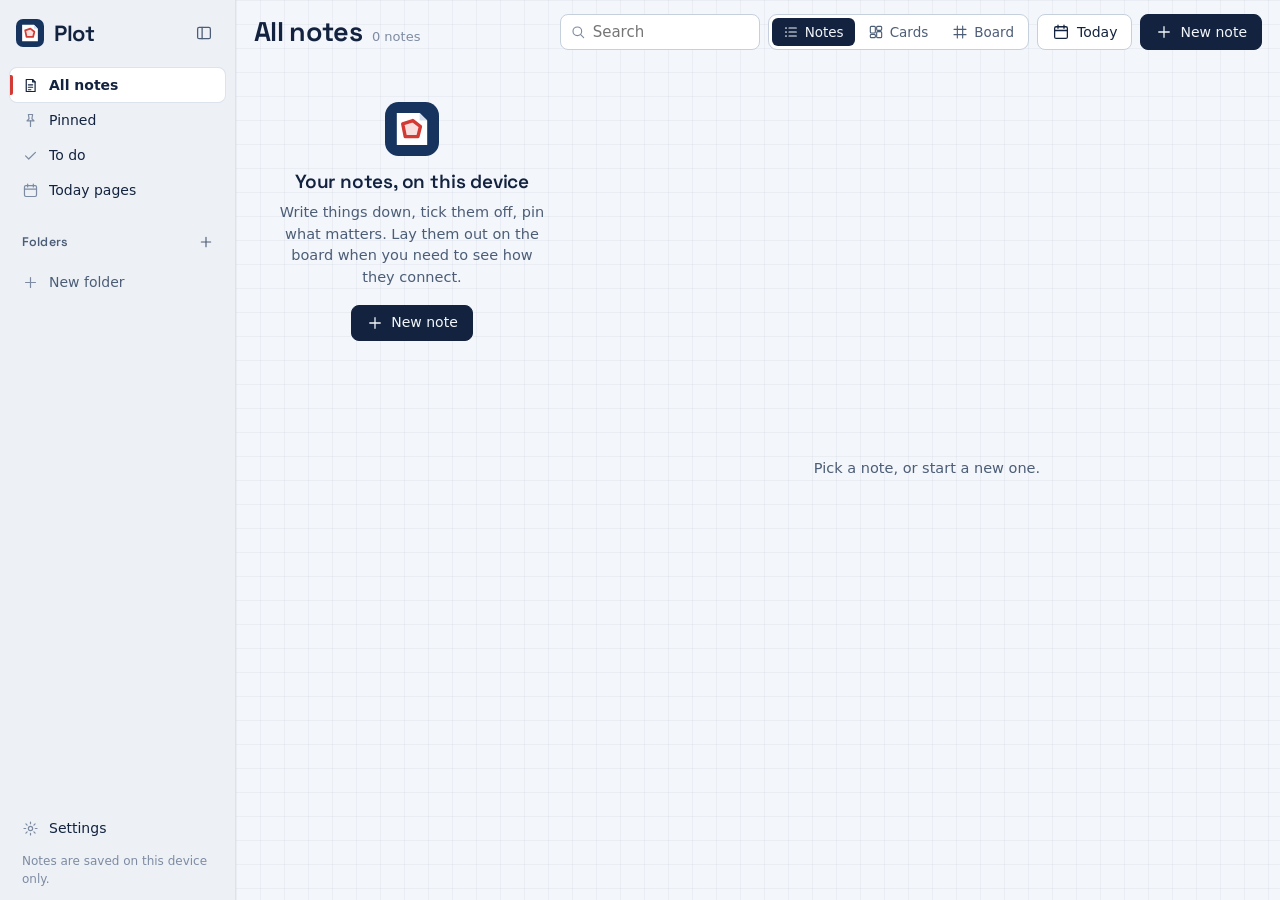
<file: plot/index.html>
<!doctype html>
<html lang="en-GB">
<head>
<meta charset="utf-8">
<meta name="viewport" content="width=device-width, initial-scale=1, viewport-fit=cover">
<meta http-equiv="Content-Security-Policy" content="default-src 'self'; script-src 'self'; style-src 'self'; img-src 'self' data: blob:; font-src 'self'; connect-src 'self'; manifest-src 'self'; worker-src 'self'; object-src 'none'; base-uri 'none'; form-action 'none'">
<meta name="referrer" content="no-referrer">
<title>Plot</title>
<meta name="description" content="Notes, checklists, cards and a blueprint board. Kept on your device.">
<meta name="theme-color" content="#F3F6FA">
<link rel="manifest" href="manifest.webmanifest">
<link rel="icon" href="icons/favicon.svg" type="image/svg+xml">
<link rel="apple-touch-icon" href="icons/icon-180.png">
<link rel="preload" href="fonts/space-grotesk.woff2" as="font" type="font/woff2" crossorigin>
<link rel="stylesheet" href="plot.css">
</head>
<body>
<div id="app" class="app"></div>
<div id="toasts" aria-live="polite"></div>
<script src="plot.js"></script>
</body>
</html>
</file>
<file: plot/plot.css>
/* Plot: drafting-office notes. Graph paper and blueprint, map tints for colour, and a planning red line for whatever is selected. */
@font-face { font-family: "Plot Grotesk"; src: url("fonts/space-grotesk.woff2") format("woff2"); font-weight: 300 700; font-display: swap; }
:root {
  --display: "Plot Grotesk", ui-sans-serif, system-ui, sans-serif;
  --text: system-ui, -apple-system, "Segoe UI Variable Text", "Segoe UI", Roboto, "Helvetica Neue", sans-serif;
  --paper: #F3F6FA; --paper-2: #EDF1F6; --sheet: #FFFFFF; --grid: rgba(23, 52, 95, .045);
  --ink: #13233F; --ink-2: #4C5D77; --ink-3: #7D8BA2; --rule: #DCE3EC; --rule-2: #C6D0DD; --hover: rgba(19, 35, 63, .055); --press: rgba(19, 35, 63, .09);
  --red: #D23A33; --red-soft: rgba(210, 58, 51, .09); --focus: #2F67D8;
  --bp: #17345F; --bp-minor: rgba(255, 255, 255, .065); --bp-major: rgba(255, 255, 255, .13); --bp-ink: rgba(255, 255, 255, .78);
  --shadow: 0 1px 2px rgba(19, 35, 63, .06), 0 6px 18px -8px rgba(19, 35, 63, .18);
  --shadow-up: 0 2px 4px rgba(19, 35, 63, .08), 0 18px 40px -12px rgba(19, 35, 63, .3);
  --t-yellow: #FBE89E; --t-green: #D4EAC4; --t-blue: #CDE2F5; --t-pink: #F7D1D4; --t-sand: #EEE0C6; --t-lilac: #E1DAF2; --t-clay: #EBD2C2;
  --mix: 100%;
  color-scheme: light;
}
:root[data-theme="dark"] {
  --paper: #0E1828; --paper-2: #111D30; --sheet: #16243B; --grid: rgba(150, 180, 230, .04);
  --ink: #E5EBF5; --ink-2: #A9B6CB; --ink-3: #74839C; --rule: #24344F; --rule-2: #314464; --hover: rgba(229, 235, 245, .06); --press: rgba(229, 235, 245, .1);
  --red: #FF625A; --red-soft: rgba(255, 98, 90, .12); --focus: #7FA6FF;
  --bp: #0D2547; --bp-minor: rgba(255, 255, 255, .05); --bp-major: rgba(255, 255, 255, .1);
  --shadow: 0 1px 2px rgba(0, 0, 0, .3), 0 8px 20px -10px rgba(0, 0, 0, .6); --shadow-up: 0 2px 6px rgba(0, 0, 0, .35), 0 20px 44px -14px rgba(0, 0, 0, .7);
  --mix: 24%;
  color-scheme: dark;
}
.c-yellow { --tint: var(--t-yellow); } .c-green { --tint: var(--t-green); } .c-blue { --tint: var(--t-blue); } .c-pink { --tint: var(--t-pink); }
.c-sand { --tint: var(--t-sand); } .c-lilac { --tint: var(--t-lilac); } .c-clay { --tint: var(--t-clay); }
* { box-sizing: border-box; }
html, body { height: 100%; margin: 0; }
body { background: var(--paper); color: var(--ink); font: 15px/1.5 var(--text); -webkit-font-smoothing: antialiased; overflow: hidden; }
button, input, textarea, select { font: inherit; color: inherit; }
button { cursor: pointer; }
:focus-visible { outline: 2px solid var(--focus); outline-offset: 2px; }
.i { width: 18px; height: 18px; flex: none; }
[hidden] { display: none !important; }
.grow { flex: 1; }
.logo .logo-bg { fill: #17345F; } .logo .logo-sheet { fill: #fff; } .logo .logo-fold { fill: #D6E0EE; }
.logo .logo-line { fill: rgba(210, 58, 51, .16); stroke: #D23A33; stroke-width: 2; stroke-linejoin: round; }

/* ---- the frame */
.app { display: grid; grid-template-columns: 236px minmax(0, 1fr); height: 100vh; height: 100dvh; }
.app.key-off { grid-template-columns: 0 minmax(0, 1fr); } .app.key-off .key { visibility: hidden; overflow: hidden; padding: 0; border: 0; }
.main { display: flex; flex-direction: column; gap: 12px; min-width: 0; min-height: 0; padding: 14px 18px 16px;
  background-image: linear-gradient(var(--grid) 1px, transparent 1px), linear-gradient(90deg, var(--grid) 1px, transparent 1px); background-size: 24px 24px; }
.body { flex: 1; min-height: 0; display: flex; flex-direction: column; }

/* ---- the key: folders, like a map's legend */
.key { display: flex; flex-direction: column; gap: 4px; min-height: 0; overflow-y: auto; padding: 14px 10px 12px; background: var(--paper-2); border-right: 1px solid var(--rule); scrollbar-width: thin; }
.brand { display: flex; align-items: center; gap: 10px; padding: 2px 4px 14px 6px; }
.brand b { font: 650 22px/1 var(--display); letter-spacing: -.02em; flex: 1; }
.k-list { display: grid; gap: 1px; }
.k-row { position: relative; display: flex; align-items: center; gap: 10px; width: 100%; min-height: 34px; padding: 6px 8px 6px 12px; border: 0; border-radius: 7px; background: none; text-align: left; font-size: 14px; color: var(--ink); }
.k-row .i { width: 17px; height: 17px; color: var(--ink-3); }
.k-row span { flex: 1; min-width: 0; white-space: nowrap; overflow: hidden; text-overflow: ellipsis; }
.k-row small { font-size: 12px; color: var(--ink-3); font-variant-numeric: tabular-nums; }
.k-row:hover { background: var(--hover); }
.k-row.on { background: var(--sheet); box-shadow: 0 0 0 1px var(--rule); font-weight: 600; }
.k-row.on::before { content: ""; position: absolute; left: 0; top: 7px; bottom: 7px; width: 3px; border-radius: 0 2px 2px 0; background: var(--red); }
.k-row.on .i { color: var(--ink); }
.k-row.ghost { color: var(--ink-2); }
.k-more { display: none; width: 26px; height: 26px; margin: -4px -4px -4px 0; place-items: center; border-radius: 6px; color: var(--ink-2); }
.k-more .i { width: 16px; height: 16px; color: inherit; } .k-more:hover { background: var(--press); }
.k-row:hover .k-more, .k-row.on .k-more, .k-more:focus-visible { display: grid; } .k-row:hover small { display: none; }
.k-sec { display: flex; align-items: center; justify-content: space-between; padding: 16px 4px 4px 12px; }
.k-sec h3 { margin: 0; font: 600 12.5px/1 var(--display); color: var(--ink-2); letter-spacing: .01em; }
.k-tags { display: flex; flex-wrap: wrap; gap: 5px; padding: 4px 4px 0 8px; }
.k-bin { margin-top: 14px; }
.k-foot { margin-top: auto; padding-top: 18px; display: grid; gap: 1px; }
.k-foot p { margin: 6px 12px 0; font-size: 12px; color: var(--ink-3); }
.tag { border: 1px solid var(--rule-2); border-radius: 6px; padding: 3px 8px; background: var(--sheet); font-size: 12.5px; line-height: 1.3; color: var(--ink-2); }
.tag small { margin-left: 5px; color: var(--ink-3); } .tag:hover { border-color: var(--ink-3); color: var(--ink); }
.tag.on { background: var(--ink); border-color: var(--ink); color: var(--paper); } .tag.on small { color: var(--paper); opacity: .7; }

/* ---- buttons */
.btn { display: inline-flex; align-items: center; justify-content: center; gap: 7px; height: 36px; padding: 0 14px; border: 1px solid var(--rule-2); border-radius: 8px; background: var(--sheet); font-size: 14px; font-weight: 500; white-space: nowrap; transition: border-color .12s, background-color .12s; }
.btn:hover { border-color: var(--ink-3); } .btn:active { background: var(--paper-2); }
.btn.primary { background: var(--ink); border-color: var(--ink); color: var(--paper); } .btn.primary:hover { background: color-mix(in srgb, var(--ink) 88%, var(--paper)); }
.btn.danger { background: var(--red); border-color: var(--red); color: #fff; }
.btn.sm { height: 30px; padding: 0 10px; font-size: 13px; } .btn.sm .i { width: 16px; height: 16px; }
.ib { display: inline-grid; place-items: center; width: 34px; height: 34px; flex: none; padding: 0; border: 0; border-radius: 8px; background: none; color: var(--ink-2); }
.ib:hover { background: var(--hover); color: var(--ink); } .ib.on { color: var(--red); } .ib.sm { width: 30px; height: 30px; } .ib.sm .i { width: 16px; height: 16px; } .ib.xs { width: 26px; height: 26px; } .ib.xs .i { width: 14px; height: 14px; }
.field { height: 36px; padding: 0 12px; border: 1px solid var(--rule-2); border-radius: 8px; background: var(--sheet); outline: none; }
.field:focus { border-color: var(--ink-2); box-shadow: 0 0 0 3px color-mix(in srgb, var(--focus) 18%, transparent); }

/* ---- the bar */
.bar { display: flex; align-items: center; gap: 10px 14px; flex-wrap: wrap; }
.bar-key { display: none; }
.app.key-off .bar-key { display: inline-grid; }
.bar-t { display: flex; align-items: baseline; gap: 10px; min-width: 0; margin-right: auto; }
.bar-h { margin: 0; font: 650 27px/1.15 var(--display); letter-spacing: -.025em; white-space: nowrap; overflow: hidden; text-overflow: ellipsis; }
.bar-n { font-size: 13px; color: var(--ink-3); white-space: nowrap; }
.bar-tools { display: flex; align-items: center; gap: 8px; flex-wrap: wrap; }
.q-wrap { position: relative; display: flex; align-items: center; }
.q-wrap .i { position: absolute; left: 10px; width: 16px; height: 16px; color: var(--ink-3); pointer-events: none; }
.q { width: 200px; padding-left: 32px; }
.switch { display: inline-flex; padding: 3px; gap: 2px; border: 1px solid var(--rule-2); border-radius: 9px; background: var(--sheet); }
.switch button { display: inline-flex; align-items: center; gap: 6px; height: 28px; padding: 0 11px; border: 0; border-radius: 6px; background: none; font-size: 13.5px; font-weight: 500; color: var(--ink-2); }
.switch button .i { width: 16px; height: 16px; }
.switch button:hover { color: var(--ink); background: var(--hover); }
.switch button.on { background: var(--ink); color: var(--paper); }
.switch.wide { display: flex; } .switch.wide button { flex: 1; justify-content: center; }

/* ---- empty and quiet states */
.empty { display: grid; justify-items: center; align-content: center; gap: 8px; padding: 40px 20px; text-align: center; color: var(--ink-2); min-height: 240px; }
.empty b { font: 600 19px/1.25 var(--display); color: var(--ink); letter-spacing: -.01em; } .empty p { margin: 0 0 8px; max-width: 380px; font-size: 14.5px; }
.empty.first .logo { margin-bottom: 6px; }
.empty.soft { height: 100%; } .empty.fatal { height: 100vh; }
.binbar { display: flex; align-items: center; gap: 12px; flex-wrap: wrap; padding: 10px 12px; margin-bottom: 10px; border: 1px dashed var(--rule-2); border-radius: 8px; font-size: 13px; color: var(--ink-2); }
.binbar span { flex: 1; }

/* ---- Notes: list and note */
.split { flex: 1; min-height: 0; display: grid; grid-template-columns: minmax(240px, 320px) minmax(0, 1fr); gap: 18px; }
.list { min-height: 0; overflow-y: auto; padding: 0 4px 24px 0; scrollbar-width: thin; }
.grp h4 { margin: 0; padding: 14px 10px 6px; font: 600 12.5px/1 var(--display); color: var(--ink-2); } .grp:first-child h4 { padding-top: 4px; }
.row { position: relative; display: grid; gap: 2px; width: 100%; padding: 10px 12px 10px 14px; border: 0; border-bottom: 1px solid var(--rule); background: none; text-align: left; color: var(--ink); }
.row:hover { background: var(--hover); }
.row.on { background: var(--sheet); box-shadow: 0 0 0 1px var(--rule-2); border-radius: 8px; border-bottom-color: transparent; z-index: 1; }
.row.on::before { content: ""; position: absolute; left: 0; top: 10px; bottom: 10px; width: 3px; border-radius: 0 2px 2px 0; background: var(--red); }
.row-t { display: flex; align-items: center; gap: 8px; min-width: 0; }
.row-t b { flex: 1; min-width: 0; font-size: 14.5px; font-weight: 600; white-space: nowrap; overflow: hidden; text-overflow: ellipsis; }
.sw { width: 10px; height: 10px; flex: none; border-radius: 2px; background: var(--tint); box-shadow: inset 0 0 0 1px rgba(19, 35, 63, .18); }
.row-s { font-size: 13px; color: var(--ink-2); white-space: nowrap; overflow: hidden; text-overflow: ellipsis; } .row-s time { font-weight: 600; color: var(--ink); margin-right: 7px; }
.row-m { display: flex; flex-wrap: wrap; gap: 3px 12px; font-size: 12px; color: var(--ink-3); } .row-m span { display: inline-flex; align-items: center; gap: 4px; } .row-m .i { width: 12px; height: 12px; }
.edwrap { min-height: 0; overflow-y: auto; scrollbar-width: thin; border-radius: 12px; }
.ed { --bg: color-mix(in srgb, var(--tint, var(--sheet)) var(--mix), var(--sheet));
  min-height: 100%; display: flex; flex-direction: column; gap: 4px; padding: 10px 28px 18px; border: 1px solid var(--rule); border-radius: 12px; background: var(--bg); transition: background-color .2s; }
.ed.ro { opacity: .9; }
.ed-h { display: flex; align-items: center; gap: 2px; min-height: 40px; margin-right: -12px; }
.ed-back { display: none; }
.ed-t { width: 100%; border: 0; background: none; padding: 6px 0 2px; font: 650 30px/1.2 var(--display); letter-spacing: -.025em; outline: none; }
.ed-b { width: 100%; min-height: 72px; border: 0; background: none; padding: 6px 0; resize: none; overflow: hidden; font-size: 16px; line-height: 1.65; outline: none; }
.ed-t::placeholder, .ed-b::placeholder, .li-t::placeholder, .cap-t::placeholder, .cap-b::placeholder { color: var(--ink-3); }
.items { display: grid; gap: 0; margin: 2px -6px 0; }
.li { display: flex; align-items: center; gap: 10px; min-height: 36px; padding: 0 6px; border-radius: 6px; }
.li:hover, .li:focus-within { background: var(--hover); }
.cbx { width: 19px; height: 19px; flex: none; display: grid; place-items: center; padding: 0; border: 1.6px solid var(--ink-3); border-radius: 4px; background: none; color: transparent; }
.cbx .i { width: 13px; height: 13px; stroke-width: 2.6; } .cbx.on { background: var(--ink); border-color: var(--ink); color: var(--paper); }
.li-t { flex: 1; min-width: 0; border: 0; background: none; padding: 7px 0; font-size: 15.5px; outline: none; }
.li.done .li-t { color: var(--ink-3); text-decoration: line-through; text-decoration-color: var(--red); }
.li-note { font-size: 11.5px; color: var(--ink-3); white-space: nowrap; }
.li-x { opacity: 0; } .li:hover .li-x, .li:focus-within .li-x { opacity: 1; }
.add-li { display: flex; align-items: center; gap: 10px; padding: 7px 6px; border: 0; border-radius: 6px; background: none; color: var(--ink-2); font-size: 15px; text-align: left; }
.add-li:hover { color: var(--ink); background: var(--hover); } .add-li .i { width: 19px; height: 19px; }
.done-items summary { padding: 8px 6px; font-size: 13px; color: var(--ink-2); cursor: pointer; }
.ed-tags { display: flex; flex-wrap: wrap; gap: 6px; padding-top: 8px; } .ed-tags:empty { display: none; }
.ed-f { margin-top: auto; padding-top: 20px; display: flex; align-items: flex-end; justify-content: space-between; gap: 14px; flex-wrap: wrap; }
.ed-acts { display: flex; gap: 8px; flex-wrap: wrap; }
/* the title block: the corner box of a drawing sheet */
.tblock { margin-left: auto; border-collapse: collapse; font-size: 12px; min-width: 230px; background: color-mix(in srgb, var(--sheet) 60%, transparent); }
.tblock th, .tblock td { border: 1px solid var(--rule-2); padding: 4px 9px; text-align: left; font-weight: 400; white-space: nowrap; }
.tblock th { color: var(--ink-3); width: 1%; } .tblock td { color: var(--ink); font-variant-numeric: tabular-nums; }
.tb-sel { border: 0; background: none; padding: 0; font-size: 12px; max-width: 170px; cursor: pointer; outline-offset: 1px; }
.hash { color: var(--focus); font-weight: 500; }

/* ---- Cards */
.cw { flex: 1; min-height: 0; overflow-y: auto; padding: 2px 4px 30px 2px; scrollbar-width: thin; }
.cap { display: grid; max-width: 600px; margin: 4px auto 24px; padding: 2px 16px; border: 1px solid var(--rule-2); border-radius: 10px; background: var(--sheet); box-shadow: var(--shadow); }
.cap-t { border: 0; background: none; padding: 12px 0 0; font: 600 16px/1.3 var(--display); outline: none; }
.cap-b { border: 0; background: none; padding: 12px 0; resize: none; overflow: hidden; font-size: 15px; line-height: 1.5; outline: none; }
.cap-f { display: flex; align-items: center; gap: 8px; padding: 0 0 12px; }
.cap:not(.open) .cap-t, .cap:not(.open) .cap-f { display: none; }
.sec { margin: 6px 4px 10px; font: 600 12.5px/1 var(--display); color: var(--ink-2); }
.cards { display: flex; gap: 14px; align-items: flex-start; margin-bottom: 22px; } .col { flex: 1; min-width: 0; display: grid; gap: 14px; align-content: start; }
.card { position: relative; display: grid; gap: 8px; padding: 14px 16px 6px; border: 1px solid color-mix(in srgb, var(--ink) 9%, transparent); border-radius: 10px;
  background: color-mix(in srgb, var(--tint, var(--sheet)) var(--mix), var(--sheet)); box-shadow: var(--shadow); cursor: pointer; overflow: hidden; outline-offset: 3px; transition: border-color .15s, box-shadow .2s; }
.card:hover { border-color: color-mix(in srgb, var(--ink) 26%, transparent); box-shadow: var(--shadow-up); }
.card.gone { opacity: .8; }
.c-title { font: 600 16px/1.3 var(--display); letter-spacing: -.01em; overflow-wrap: anywhere; }
.c-text { font-size: 14px; line-height: 1.5; white-space: pre-wrap; overflow-wrap: anywhere; display: -webkit-box; -webkit-line-clamp: 10; -webkit-box-orient: vertical; overflow: hidden; }
.c-list { list-style: none; margin: 0; padding: 0; display: grid; gap: 5px; } .c-list li { display: flex; gap: 8px; align-items: flex-start; font-size: 14px; line-height: 1.4; overflow-wrap: anywhere; }
.c-list input { flex: none; width: 15px; height: 15px; margin: 2px 0 0; accent-color: var(--ink); cursor: pointer; }
.c-more { font-size: 12px; color: var(--ink-2); }
.daily { display: inline-flex; align-items: center; gap: 5px; font-size: 12px; font-weight: 600; color: var(--ink-2); } .daily .i { width: 13px; height: 13px; }
.card-a { display: flex; align-items: center; margin: 0 -10px; opacity: 0; transition: opacity .15s; } .card-a time { font-size: 11.5px; color: var(--ink-3); padding-right: 10px; }
.card:hover .card-a, .card:focus-within .card-a { opacity: 1; }
@media (hover: none) { .card-a, .li-x { opacity: 1; } }

/* ---- Board: a blueprint sheet */
.board { --g: 24px; --G: 120px; position: relative; flex: 1; min-height: 0; overflow: hidden; border-radius: 12px; outline: none; touch-action: none; user-select: none; -webkit-user-select: none; cursor: grab; color: #fff;
  background-color: var(--bp);
  background-image: linear-gradient(var(--bp-major) 1px, transparent 1px), linear-gradient(90deg, var(--bp-major) 1px, transparent 1px), linear-gradient(var(--bp-minor) 1px, transparent 1px), linear-gradient(90deg, var(--bp-minor) 1px, transparent 1px);
  background-size: var(--G) var(--G), var(--G) var(--G), var(--g) var(--g), var(--g) var(--g); box-shadow: inset 0 0 0 1px rgba(0, 0, 0, .15); }
.board:focus-visible { outline: 2px solid var(--focus); outline-offset: 2px; }
.board.panning { cursor: grabbing; }
.world { position: absolute; left: 0; top: 0; transform-origin: 0 0; }
.wires { position: absolute; overflow: visible; pointer-events: none; color: var(--bp-ink); }
.wires .ln { fill: none; stroke: currentColor; stroke-width: 2; stroke-linecap: round; } .wire.on { color: #FF8A84; } .wire.on .ln { stroke-width: 2.6; }
.wires .hit { fill: none; stroke: transparent; stroke-width: 16; pointer-events: stroke; cursor: pointer; }
.wires .tmp { fill: none; stroke: #FF8A84; stroke-width: 2; stroke-dasharray: 6 6; }
.st { position: absolute; min-height: 118px; padding: 14px 16px 13px; display: grid; align-content: start; color: #13233F; border-radius: 3px;
  background: var(--tint, #FFFFFF); box-shadow: 0 1px 1px rgba(0, 0, 0, .15), 0 12px 24px -10px rgba(0, 0, 0, .55); cursor: pointer; transition: box-shadow .2s, opacity .2s, transform .2s; }
:root[data-theme="dark"] .st { filter: brightness(.94); }
.st-in { display: grid; gap: 8px; min-width: 0; } .st .c-text { -webkit-line-clamp: 9; } .st .c-list input { accent-color: #13233F; } .st .c-more, .st .daily { color: #4C5D77; }
.st.sel { outline: 2.5px solid #FF625A; outline-offset: 4px; }
.st.lifted { transform: rotate(-1deg) scale(1.02); box-shadow: 0 2px 4px rgba(0, 0, 0, .2), 0 26px 44px -12px rgba(0, 0, 0, .65); z-index: 5; }
.st.dim { opacity: .22; }
.st.editing { cursor: text; z-index: 4; }
.st.pinned::before { content: ""; position: absolute; top: -6px; left: 50%; width: 12px; height: 12px; margin-left: -6px; border-radius: 50%; background: #D23A33; box-shadow: 0 2px 3px rgba(0, 0, 0, .4), inset 0 -2px 0 rgba(0, 0, 0, .25); }
.st-ta { width: 100%; min-height: 54px; padding: 0; border: 0; background: none; resize: none; overflow: hidden; font-size: 14px; line-height: 1.5; color: #13233F; outline: none; cursor: text; user-select: text; -webkit-user-select: text; }
.knob { position: absolute; right: -9px; top: 50%; width: 18px; height: 18px; margin-top: -9px; border-radius: 50%; background: #fff; box-shadow: inset 0 0 0 3px #D23A33, 0 1px 4px rgba(0, 0, 0, .35); opacity: 0; cursor: crosshair; transition: opacity .15s, transform .15s; }
.st:hover .knob, .st.sel .knob { opacity: 1; } .knob:hover { transform: scale(1.3); } .st.editing .knob { opacity: 0; }
/* frames are red-line boundaries, like a site on a planning drawing */
.fr { position: absolute; border: 2.5px solid #FF625A; border-radius: 4px; background: rgba(255, 98, 90, .06); pointer-events: none; }
.fr.sel { box-shadow: 0 0 0 4px rgba(255, 98, 90, .25); }
.fr-t { position: absolute; left: -2px; bottom: 100%; margin-bottom: 7px; max-width: 100%; padding: 2px 8px; border-radius: 4px; font: 600 16px/1.25 var(--display); letter-spacing: -.01em; color: #FF8A84; pointer-events: auto; cursor: move; white-space: nowrap; overflow: hidden; text-overflow: ellipsis; }
.fr-t:hover, .fr.sel .fr-t { background: rgba(255, 98, 90, .14); }
.fr-in { position: absolute; left: -2px; bottom: 100%; margin-bottom: 7px; width: min(100%, 320px); padding: 2px 8px; border: 0; border-radius: 4px; background: #fff; color: #13233F; box-shadow: 0 0 0 2px #FF625A; font: 600 16px/1.25 var(--display); outline: none; pointer-events: auto; }
.fr-rz { position: absolute; right: -9px; bottom: -9px; width: 16px; height: 16px; border-radius: 3px; background: #fff; box-shadow: inset 0 0 0 3px #FF625A; cursor: nwse-resize; display: none; pointer-events: auto; }
.fr.sel .fr-rz { display: block; }
.tray { position: absolute; border: 1.5px dashed rgba(255, 255, 255, .28); border-radius: 10px; pointer-events: none; }
.tray span { position: absolute; left: 16px; top: 14px; font: 500 13px/1.2 var(--display); color: rgba(255, 255, 255, .6); }
.b-ui { position: absolute; inset: 0; pointer-events: none; overflow: hidden; }
.selbar { position: absolute; left: 0; top: 0; display: flex; align-items: center; gap: 3px; padding: 5px; border-radius: 10px; pointer-events: auto; white-space: nowrap; cursor: default; color: var(--ink);
  background: var(--sheet); box-shadow: var(--shadow-up), 0 0 0 1px var(--rule); }
.selbar .dot { width: 20px; height: 20px; margin: 0 1px; } .bsep { width: 1px; height: 22px; margin: 0 4px; background: var(--rule-2); }
.wx { position: absolute; left: -13px; top: -13px; width: 26px; height: 26px; display: grid; place-items: center; padding: 0; border: 0; border-radius: 50%; background: #fff; color: #D23A33; box-shadow: 0 2px 8px rgba(0, 0, 0, .35); pointer-events: auto; }
.wx .i { width: 14px; height: 14px; }
.b-tools { position: absolute; left: 12px; top: 12px; display: grid; gap: 2px; padding: 5px; border-radius: 10px; background: var(--sheet); color: var(--ink); box-shadow: var(--shadow-up); }
.tb { display: grid; justify-items: center; gap: 3px; width: 54px; padding: 8px 2px 6px; border: 0; border-radius: 7px; background: none; font-size: 11px; font-weight: 500; }
.tb .i { width: 20px; height: 20px; } .tb:hover { background: var(--hover); }
.b-zoom { position: absolute; left: 12px; bottom: 12px; display: flex; align-items: center; gap: 1px; padding: 4px; border-radius: 10px; background: var(--sheet); color: var(--ink); box-shadow: var(--shadow-up); }
.b-zoom button { height: 30px; min-width: 30px; display: grid; place-items: center; padding: 0 6px; border: 0; border-radius: 6px; background: none; } .b-zoom button:hover { background: var(--hover); }
.b-zoom .i { width: 16px; height: 16px; } .zl { font-size: 12px; font-weight: 600; min-width: 50px !important; font-variant-numeric: tabular-nums; }
.b-hint { position: absolute; right: 16px; bottom: 18px; left: 170px; text-align: right; font-size: 12px; color: rgba(255, 255, 255, .55); pointer-events: none; white-space: nowrap; overflow: hidden; text-overflow: ellipsis; }

/* ---- swatches, menus, dialogs, toasts */
.swatches { display: grid; grid-template-columns: repeat(4, 30px); gap: 8px; padding: 10px; }
.dot { width: 28px; height: 28px; padding: 0; border: 0; border-radius: 50%; background: var(--tint, #fff); box-shadow: inset 0 0 0 1.5px rgba(19, 35, 63, .25); transition: transform .12s; }
.dot:hover { transform: scale(1.1); } .dot.on { box-shadow: 0 0 0 2px var(--sheet), 0 0 0 4px var(--red); }
.menu { position: fixed; z-index: 60; min-width: 200px; padding: 5px; border-radius: 10px; background: var(--sheet); box-shadow: var(--shadow-up), 0 0 0 1px var(--rule); }
.mi { display: flex; align-items: center; gap: 10px; width: 100%; padding: 8px 10px; border: 0; border-radius: 6px; background: none; font-size: 14px; text-align: left; }
.mi:hover, .mi:focus-visible { background: var(--hover); outline: none; } .mi .i { width: 17px; height: 17px; color: var(--ink-2); } .mi.danger, .mi.danger .i { color: var(--red); }
.menu .sep { height: 1px; margin: 4px 6px; background: var(--rule); }
.scrim { position: fixed; inset: 0; z-index: 50; background: rgba(9, 18, 33, .38); opacity: 0; transition: opacity .2s; } .scrim.in { opacity: 1; }
.dialog, .pop { position: fixed; z-index: 51; left: 50%; top: 50%; transform: translate(-50%, -48%) scale(.98); opacity: 0; transition: opacity .2s, transform .25s cubic-bezier(.2, .9, .3, 1.1); }
.dialog.in, .pop.in { opacity: 1; transform: translate(-50%, -50%); }
.dialog { width: min(480px, calc(100vw - 24px)); max-height: calc(100dvh - 24px); overflow-y: auto; padding: 20px 22px; border-radius: 12px; background: var(--sheet); box-shadow: var(--shadow-up); }
.dialog.small { width: min(400px, calc(100vw - 24px)); }
.dialog h2 { margin: 0 0 6px; font: 650 20px/1.25 var(--display); letter-spacing: -.015em; } .dialog p { margin: 0 0 12px; color: var(--ink-2); font-size: 14px; }
.dialog .field { width: 100%; margin: 6px 0 4px; }
.dialog-h { display: flex; align-items: center; justify-content: space-between; margin: -4px -8px 8px 0; } .dialog-h h2 { margin: 0; }
.dialog section { padding: 12px 0; border-top: 1px solid var(--rule); } .dialog section h3 { margin: 0 0 8px; font: 600 14px/1.3 var(--display); }
.dialog-f { display: flex; justify-content: flex-end; gap: 8px; margin-top: 14px; }
.row-btns { display: flex; flex-wrap: wrap; gap: 8px; }
.dialog section.callout { margin: 4px -10px 8px; padding: 12px 10px; border: 0; border-left: 3px solid var(--red); border-radius: 0 8px 8px 0; background: var(--red-soft); }
.fine { font-size: 12px !important; color: var(--ink-3) !important; margin: 10px 0 0 !important; }
.pop { width: min(680px, calc(100vw - 24px)); height: min(78vh, 760px); height: min(78dvh, 760px); display: flex; flex-direction: column; border-radius: 12px; overflow: hidden; box-shadow: var(--shadow-up); }
.pop .ed { flex: 1; min-height: 0; overflow-y: auto; border-radius: 0; border: 0; }
#toasts { position: fixed; z-index: 70; left: 50%; bottom: 18px; transform: translateX(-50%); display: grid; gap: 8px; justify-items: center; pointer-events: none; }
.toast { display: flex; align-items: center; gap: 12px; padding: 10px 12px 10px 16px; border-radius: 9px; background: var(--ink); color: var(--paper); font-size: 14px; box-shadow: var(--shadow-up); pointer-events: auto; opacity: 0; transform: translateY(8px); transition: opacity .2s, transform .2s; max-width: calc(100vw - 24px); }
.toast.in { opacity: 1; transform: none; }
.toast button { border: 0; border-radius: 6px; padding: 4px 10px; background: color-mix(in srgb, var(--paper) 18%, transparent); color: var(--paper); font-size: 13px; font-weight: 600; }

/* ---- any window size */
@media (max-width: 820px) {
  .app, .app.key-off { grid-template-columns: minmax(0, 1fr); }
  .key { position: fixed; z-index: 40; left: 0; top: 0; bottom: 0; width: min(290px, 86vw); transform: translateX(-102%); transition: transform .25s cubic-bezier(.2, .9, .3, 1); box-shadow: var(--shadow-up); visibility: visible !important; }
  .app.key-open .key { transform: none; }
  .app.key-off .key { padding: 14px 10px 12px; border-right: 1px solid var(--rule); overflow-y: auto; }
  .k-hide { display: none; }
  .bar-key, .app.key-off .bar-key { display: inline-grid; margin-left: -6px; }
  .main { padding: 10px 12px 12px; gap: 10px; }
  .bar-h { font-size: 22px; }
  .bar-tools { width: 100%; } .q-wrap { flex: 1 1 140px; } .q { width: 100%; }
  .split { grid-template-columns: minmax(0, 1fr); }
  .split.show-ed .list, .split:not(.show-ed) .edwrap { display: none; }
  .ed-back { display: inline-flex; margin-right: 4px; }
  .ed { padding: 8px 16px 14px; } .ed-t { font-size: 24px; }
  .b-hint { display: none; }
  .pop { width: calc(100vw - 16px); height: calc(100dvh - 32px); }
}
@media (max-width: 560px) {
  .switch button span, .today span, .new span { display: none; } .switch button { padding: 0 9px; } .today, .new { padding: 0 10px; }
  .ed-f { flex-direction: column; align-items: stretch; } .tblock { margin-left: 0; width: 100%; min-width: 0; }
}
@media (max-width: 360px) { .bar-tools { gap: 6px; } .ed-back span { display: none; } .ed-t { font-size: 20px; } .tb { width: 44px; font-size: 10px; } .main { padding: 8px 8px 10px; } }
@media (max-height: 460px) { .bar-t { display: none; } .bar-tools { width: auto; flex: 1 1 0; } .bar-key { order: 0; } .main { gap: 8px; padding-top: 8px; } .tb span { display: none; } .tb { width: 38px; padding: 7px 2px; } }
@media (prefers-reduced-motion: reduce) { *, *::before, *::after { transition: none !important; animation: none !important; } }
</file>
